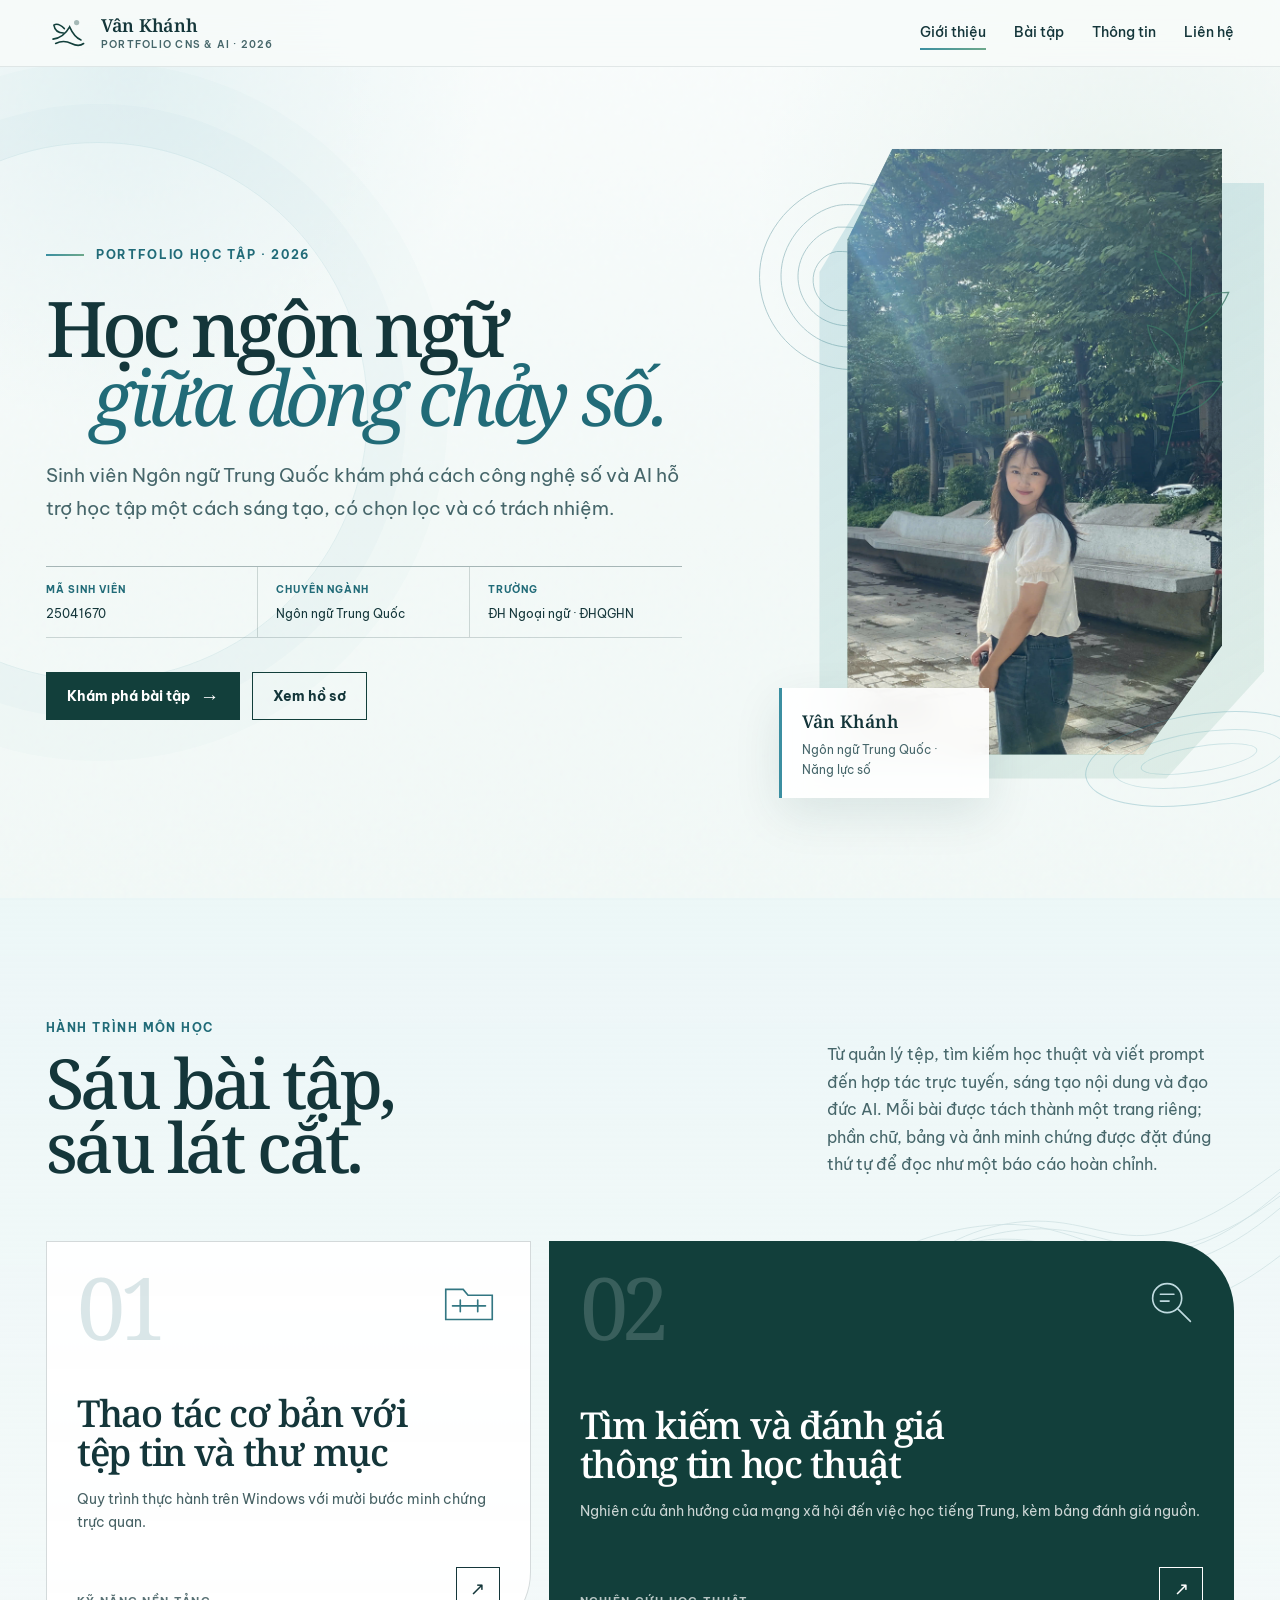
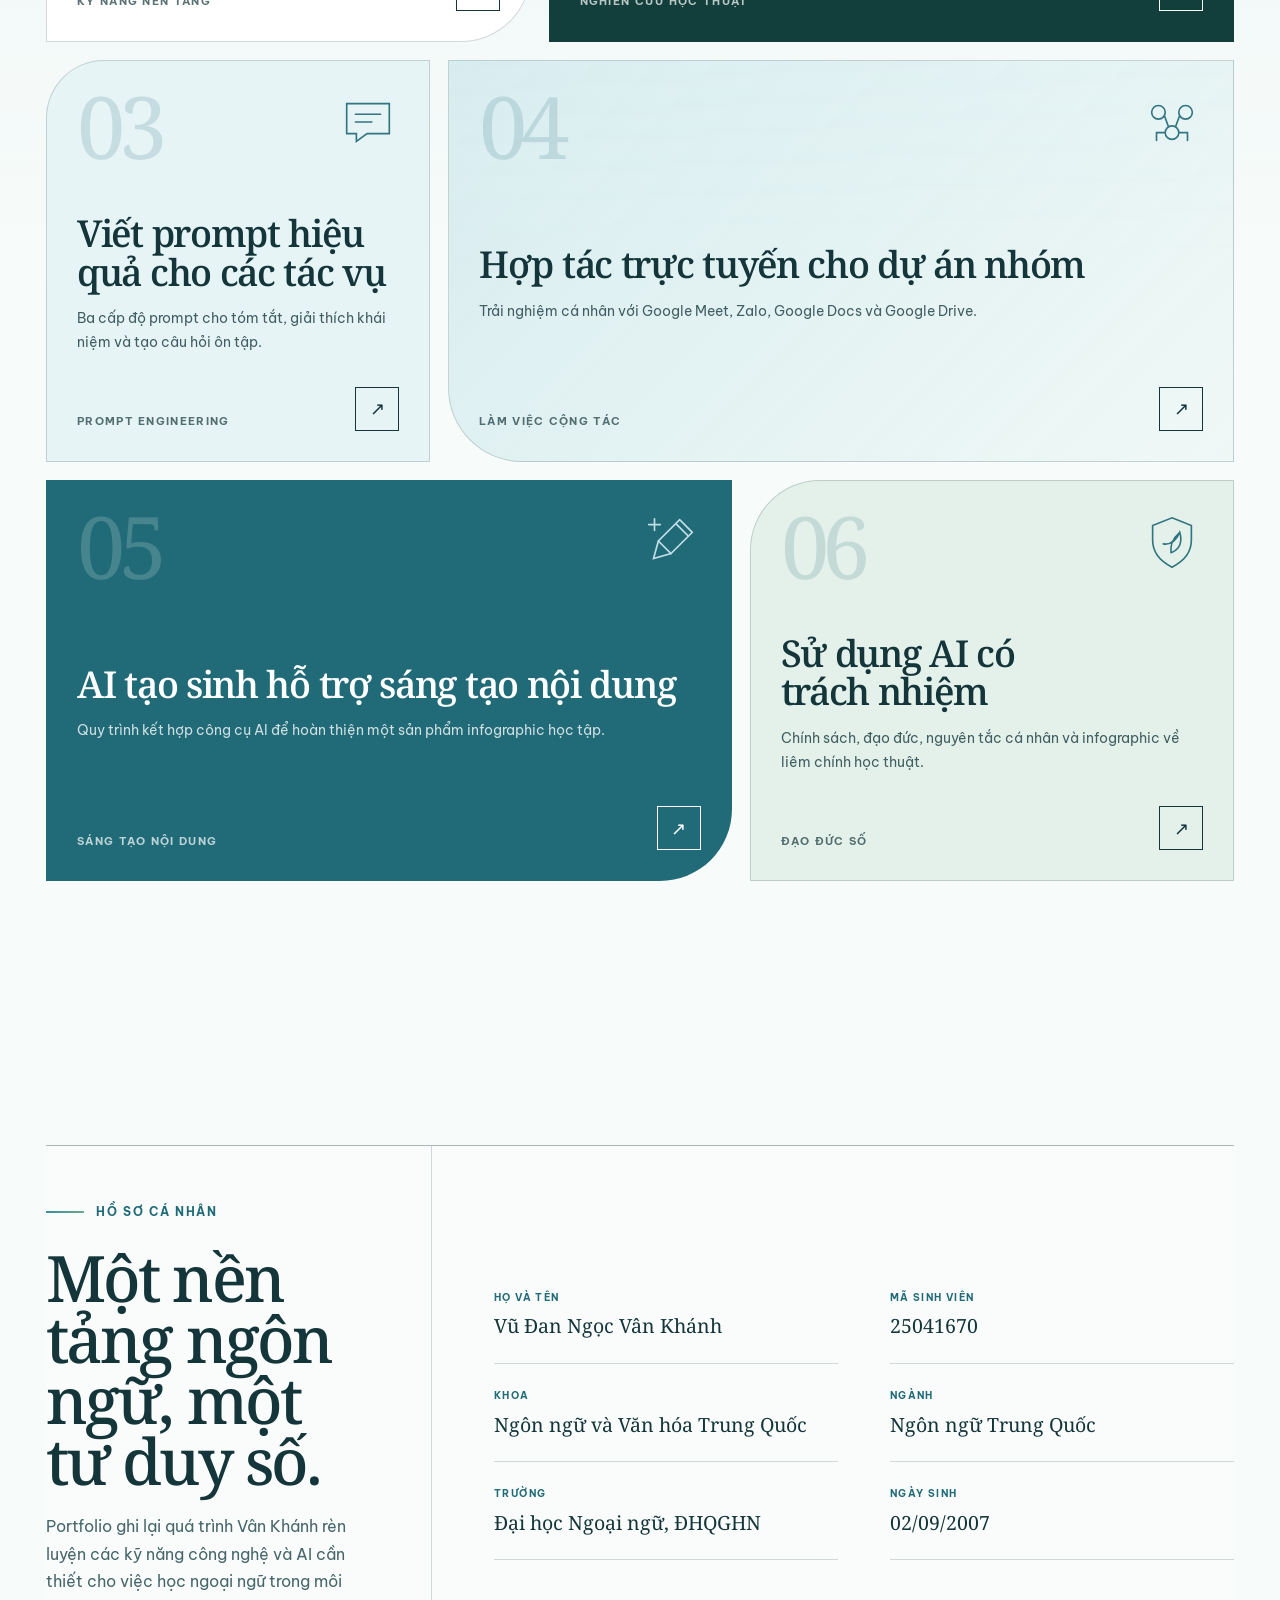
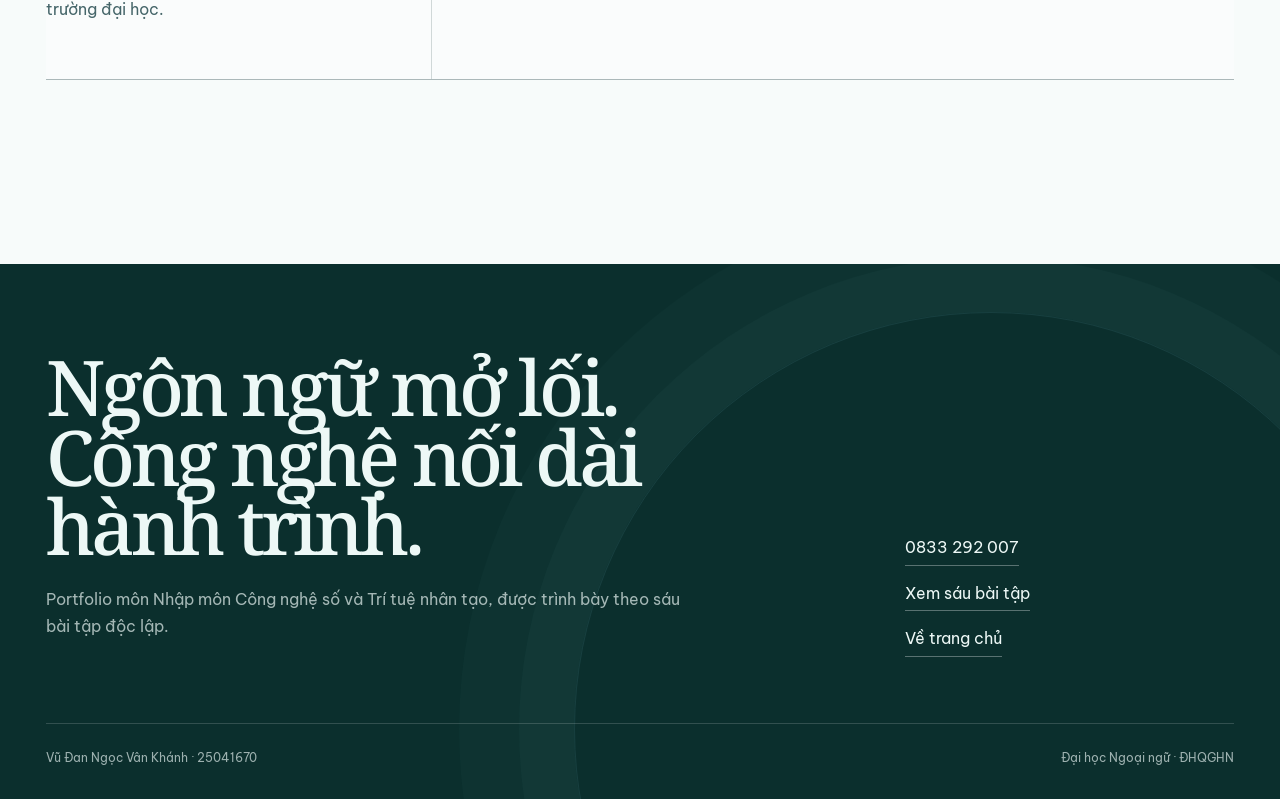
<file: index.html>
<!DOCTYPE html>
<html lang="vi"><head><meta charset="utf-8"/><meta content="width=device-width,initial-scale=1" name="viewport"/><meta content="Portfolio học tập của Vũ Đan Ngọc Vân Khánh" name="description"/><title>Vân Khánh · Portfolio CNS &amp; AI</title><link href="favicon.svg" rel="icon" type="image/svg+xml"/><link href="assets/css/styles.css" rel="stylesheet"/></head><body><div class="site-shell"><header class="site-header"><div class="nav-wrap"><a aria-label="Về trang chủ Vân Khánh" class="brand" href="index.html"><span aria-hidden="true" class="brand-mark"><svg fill="none" viewbox="0 0 48 48"><path d="M8 31c8-1 14-5 19-14 4 9 8 13 13 15" stroke="currentColor" stroke-linecap="round" stroke-width="1.8"></path><path d="M11 36c6-3 12-3 18 0s10 3 14 0" stroke="currentColor" stroke-linecap="round" stroke-width="1.8"></path><path d="M21 19c-5-5-9-6-12-4 1 6 5 9 11 9" stroke="currentColor" stroke-linecap="round" stroke-width="1.8"></path><circle cx="35" cy="12" fill="currentColor" opacity=".35" r="3"></circle></svg></span><span class="brand-copy"><strong>Vân Khánh</strong><small>Portfolio CNS &amp; AI · 2026</small></span></a><button aria-expanded="false" aria-label="Mở menu" class="menu-btn" type="button"><span>Menu</span><i aria-hidden="true" class="menu-lines"></i></button><nav aria-label="Điều hướng chính" class="nav-links"><a aria-current="page" href="index.html">Giới thiệu</a><a href="index.html#bai-tap">Bài tập</a><a href="index.html#thong-tin">Thông tin</a><a href="index.html#lien-he">Liên hệ</a></nav></div></header><div aria-hidden="true" class="paper-noise"></div><a class="skip-link" href="#main">Bỏ qua điều hướng</a><main id="main"><section class="hero container"><div class="hero-copy reveal"><div class="eyebrow">Portfolio học tập · 2026</div><h1>Học ngôn ngữ<em>giữa dòng chảy số.</em></h1><p class="hero-lede">Sinh viên Ngôn ngữ Trung Quốc khám phá cách công nghệ số và AI hỗ trợ học tập một cách sáng tạo, có chọn lọc và có trách nhiệm.</p><div class="hero-meta"><span><b>Mã sinh viên</b>25041670</span><span><b>Chuyên ngành</b>Ngôn ngữ Trung Quốc</span><span><b>Trường</b>ĐH Ngoại ngữ · ĐHQGHN</span></div><div class="hero-actions"><a class="btn primary" href="#bai-tap">Khám phá bài tập <span aria-hidden="true" class="btn-arrow">→</span></a><a class="btn" href="#thong-tin">Xem hồ sơ</a></div></div><div class="hero-visual reveal"><svg aria-hidden="true" class="contour-lines" fill="none" viewbox="0 0 240 240"><path d="M118 15c43 1 82 25 98 60 17 37 7 82-22 110-29 28-77 38-116 20-37-17-61-57-58-97 3-43 38-82 78-91 7-2 14-2 20-2Z" stroke="currentColor"></path><path d="M116 38c33 0 63 17 76 43 15 29 7 65-16 87-23 22-60 29-90 15-29-14-46-45-43-76 3-32 29-61 59-68 5-1 10-1 14-1Z" stroke="currentColor"></path><path d="M112 62c23 0 44 12 53 31 10 20 5 44-11 59-16 15-42 20-63 10-20-9-32-31-30-52 2-23 20-43 42-48 3 0 6 0 9 0Z" stroke="currentColor"></path><path d="M108 88c14 0 27 7 33 18 6 12 3 27-7 36-10 9-26 12-38 6-13-6-20-19-19-32 1-14 12-26 25-28h6Z" stroke="currentColor"></path></svg><div class="portrait-frame"><img alt="Ảnh chân dung Vũ Đan Ngọc Vân Khánh giữa không gian cây xanh" src="assets/img/van-khanh.jpg"/></div><svg aria-hidden="true" class="leaf-sprig" fill="none" viewbox="0 0 160 260"><path d="M78 248C86 180 88 113 78 21" stroke="currentColor" stroke-width="1.4"></path><path d="M80 205c23-6 39-20 49-43-27-1-44 12-49 43ZM84 157c-22-8-36-23-43-46 26 2 41 17 43 46ZM82 113c21-8 35-24 42-48-26 3-40 19-42 48ZM78 75C58 67 45 52 39 30c24 3 37 18 39 45Z" stroke="currentColor" stroke-width="1.4"></path></svg><div class="photo-note"><strong>Vân Khánh</strong><span>Ngôn ngữ Trung Quốc · Năng lực số</span></div><div aria-hidden="true" class="ripple"></div></div></section>
<section class="section projects-section" id="bai-tap"><div class="container"><svg aria-hidden="true" class="terrain-lines" fill="none" viewbox="0 0 800 460"><path d="M15 375c90-91 186-139 289-143 97-4 142 57 231 34 96-25 144-97 250-174" stroke="currentColor"></path><path d="M1 411c104-104 205-158 303-160 100-2 143 56 239 30 96-26 153-105 256-180" stroke="currentColor"></path><path d="M63 448c96-96 186-143 270-142 89 1 130 52 219 28 89-24 143-91 235-156" stroke="currentColor"></path><path d="M109 351c73-70 150-108 232-113 82-5 126 37 200 20 84-19 143-80 235-144" stroke="currentColor"></path><path d="M158 312c58-52 117-80 178-84 72-5 115 29 177 15 77-18 132-70 214-126" stroke="currentColor"></path></svg><div class="section-head reveal"><h2><span class="section-kicker">Hành trình môn học</span>Sáu bài tập,<br/>sáu lát cắt.</h2><p>Từ quản lý tệp, tìm kiếm học thuật và viết prompt đến hợp tác trực tuyến, sáng tạo nội dung và đạo đức AI. Mỗi bài được tách thành một trang riêng; phần chữ, bảng và ảnh minh chứng được đặt đúng thứ tự để đọc như một báo cáo hoàn chỉnh.</p></div><div class="projects-grid"><a class="project-card reveal" href="bai-1.html"><div class="project-top"><span class="project-no">01</span><svg aria-hidden="true" class="project-icon" fill="none" viewbox="0 0 64 64"><path d="M8 18h18l5 6h25v25H8V18Z" stroke="currentColor" stroke-width="1.7"></path><path d="M15 35h34M23 29v12M41 29v12" stroke="currentColor" stroke-linecap="round" stroke-width="1.7"></path></svg></div><div><h3>Thao tác cơ bản với tệp tin và thư mục</h3><p>Quy trình thực hành trên Windows với mười bước minh chứng trực quan.</p></div><div class="project-bottom"><span class="project-label">Kỹ năng nền tảng</span><span aria-hidden="true" class="project-arrow"><span>↗</span></span></div></a><a class="project-card reveal" href="bai-2.html"><div class="project-top"><span class="project-no">02</span><svg aria-hidden="true" class="project-icon" fill="none" viewbox="0 0 64 64"><circle cx="27" cy="27" r="15" stroke="currentColor" stroke-width="1.7"></circle><path d="m38 38 13 13M20 23h14M20 30h9" stroke="currentColor" stroke-linecap="round" stroke-width="1.7"></path></svg></div><div><h3>Tìm kiếm và đánh giá thông tin học thuật</h3><p>Nghiên cứu ảnh hưởng của mạng xã hội đến việc học tiếng Trung, kèm bảng đánh giá nguồn.</p></div><div class="project-bottom"><span class="project-label">Nghiên cứu học thuật</span><span aria-hidden="true" class="project-arrow"><span>↗</span></span></div></a><a class="project-card reveal" href="bai-3.html"><div class="project-top"><span class="project-no">03</span><svg aria-hidden="true" class="project-icon" fill="none" viewbox="0 0 64 64"><path d="M10 13h44v31H31L20 52v-8H10V13Z" stroke="currentColor" stroke-width="1.7"></path><path d="M19 24h26M19 32h17" stroke="currentColor" stroke-linecap="round" stroke-width="1.7"></path></svg></div><div><h3>Viết prompt hiệu quả cho các tác vụ</h3><p>Ba cấp độ prompt cho tóm tắt, giải thích khái niệm và tạo câu hỏi ôn tập.</p></div><div class="project-bottom"><span class="project-label">Prompt engineering</span><span aria-hidden="true" class="project-arrow"><span>↗</span></span></div></a><a class="project-card reveal" href="bai-4.html"><div class="project-top"><span class="project-no">04</span><svg aria-hidden="true" class="project-icon" fill="none" viewbox="0 0 64 64"><circle cx="18" cy="22" r="7" stroke="currentColor" stroke-width="1.7"></circle><circle cx="46" cy="22" r="7" stroke="currentColor" stroke-width="1.7"></circle><circle cx="32" cy="43" r="7" stroke="currentColor" stroke-width="1.7"></circle><path d="m24 25 4 11M40 25l-4 11M25 43h-9v8M39 43h9v8" stroke="currentColor" stroke-linecap="round" stroke-width="1.7"></path></svg></div><div><h3>Hợp tác trực tuyến cho dự án nhóm</h3><p>Trải nghiệm cá nhân với Google Meet, Zalo, Google Docs và Google Drive.</p></div><div class="project-bottom"><span class="project-label">Làm việc cộng tác</span><span aria-hidden="true" class="project-arrow"><span>↗</span></span></div></a><a class="project-card reveal" href="bai-5.html"><div class="project-top"><span class="project-no">05</span><svg aria-hidden="true" class="project-icon" fill="none" viewbox="0 0 64 64"><path d="m15 49 5-18 22-22 13 13-22 22-18 5Z" stroke="currentColor" stroke-width="1.7"></path><path d="m38 13 13 13M20 31l13 13M10 14h12M16 8v12" stroke="currentColor" stroke-linecap="round" stroke-width="1.7"></path></svg></div><div><h3>AI tạo sinh hỗ trợ sáng tạo nội dung</h3><p>Quy trình kết hợp công cụ AI để hoàn thiện một sản phẩm infographic học tập.</p></div><div class="project-bottom"><span class="project-label">Sáng tạo nội dung</span><span aria-hidden="true" class="project-arrow"><span>↗</span></span></div></a><a class="project-card reveal" href="bai-6.html"><div class="project-top"><span class="project-no">06</span><svg aria-hidden="true" class="project-icon" fill="none" viewbox="0 0 64 64"><path d="M32 7 52 15v15c0 13-8 22-20 28C20 52 12 43 12 30V15l20-8Z" stroke="currentColor" stroke-width="1.7"></path><path d="M23 34c7 1 13-3 17-12 3 10 0 18-9 21M31 43c-1-8 1-14 9-21" stroke="currentColor" stroke-linecap="round" stroke-width="1.7"></path></svg></div><div><h3>Sử dụng AI có trách nhiệm</h3><p>Chính sách, đạo đức, nguyên tắc cá nhân và infographic về liêm chính học thuật.</p></div><div class="project-bottom"><span class="project-label">Đạo đức số</span><span aria-hidden="true" class="project-arrow"><span>↗</span></span></div></a></div></div></section>
<section class="section profile-section container" id="thong-tin"><div class="profile-wrap reveal"><div class="profile-intro"><div class="eyebrow">Hồ sơ cá nhân</div><h2>Một nền tảng ngôn ngữ, một tư duy số.</h2><p>Portfolio ghi lại quá trình Vân Khánh rèn luyện các kỹ năng công nghệ và AI cần thiết cho việc học ngoại ngữ trong môi trường đại học.</p></div><div class="profile-main"><dl><div><dt>Họ và tên</dt><dd>Vũ Đan Ngọc Vân Khánh</dd></div><div><dt>Mã sinh viên</dt><dd>25041670</dd></div><div><dt>Khoa</dt><dd>Ngôn ngữ và Văn hóa Trung Quốc</dd></div><div><dt>Ngành</dt><dd>Ngôn ngữ Trung Quốc</dd></div><div><dt>Trường</dt><dd>Đại học Ngoại ngữ, ĐHQGHN</dd></div><div><dt>Ngày sinh</dt><dd>02/09/2007</dd></div></dl></div></div></section></main><footer class="site-footer" id="lien-he"><div class="container"><div class="footer-grid"><div><h2>Ngôn ngữ mở lối.<br/>Công nghệ nối dài hành trình.</h2><p>Portfolio môn Nhập môn Công nghệ số và Trí tuệ nhân tạo, được trình bày theo sáu bài tập độc lập.</p></div><div class="footer-links"><a href="tel:0833292007">0833 292 007</a><a href="index.html#bai-tap">Xem sáu bài tập</a><a href="index.html">Về trang chủ</a></div></div><div class="footer-bottom"><span>Vũ Đan Ngọc Vân Khánh · 25041670</span><span>Đại học Ngoại ngữ · ĐHQGHN</span></div></div></footer></div><script src="assets/js/main.js"></script></body></html>
</file>
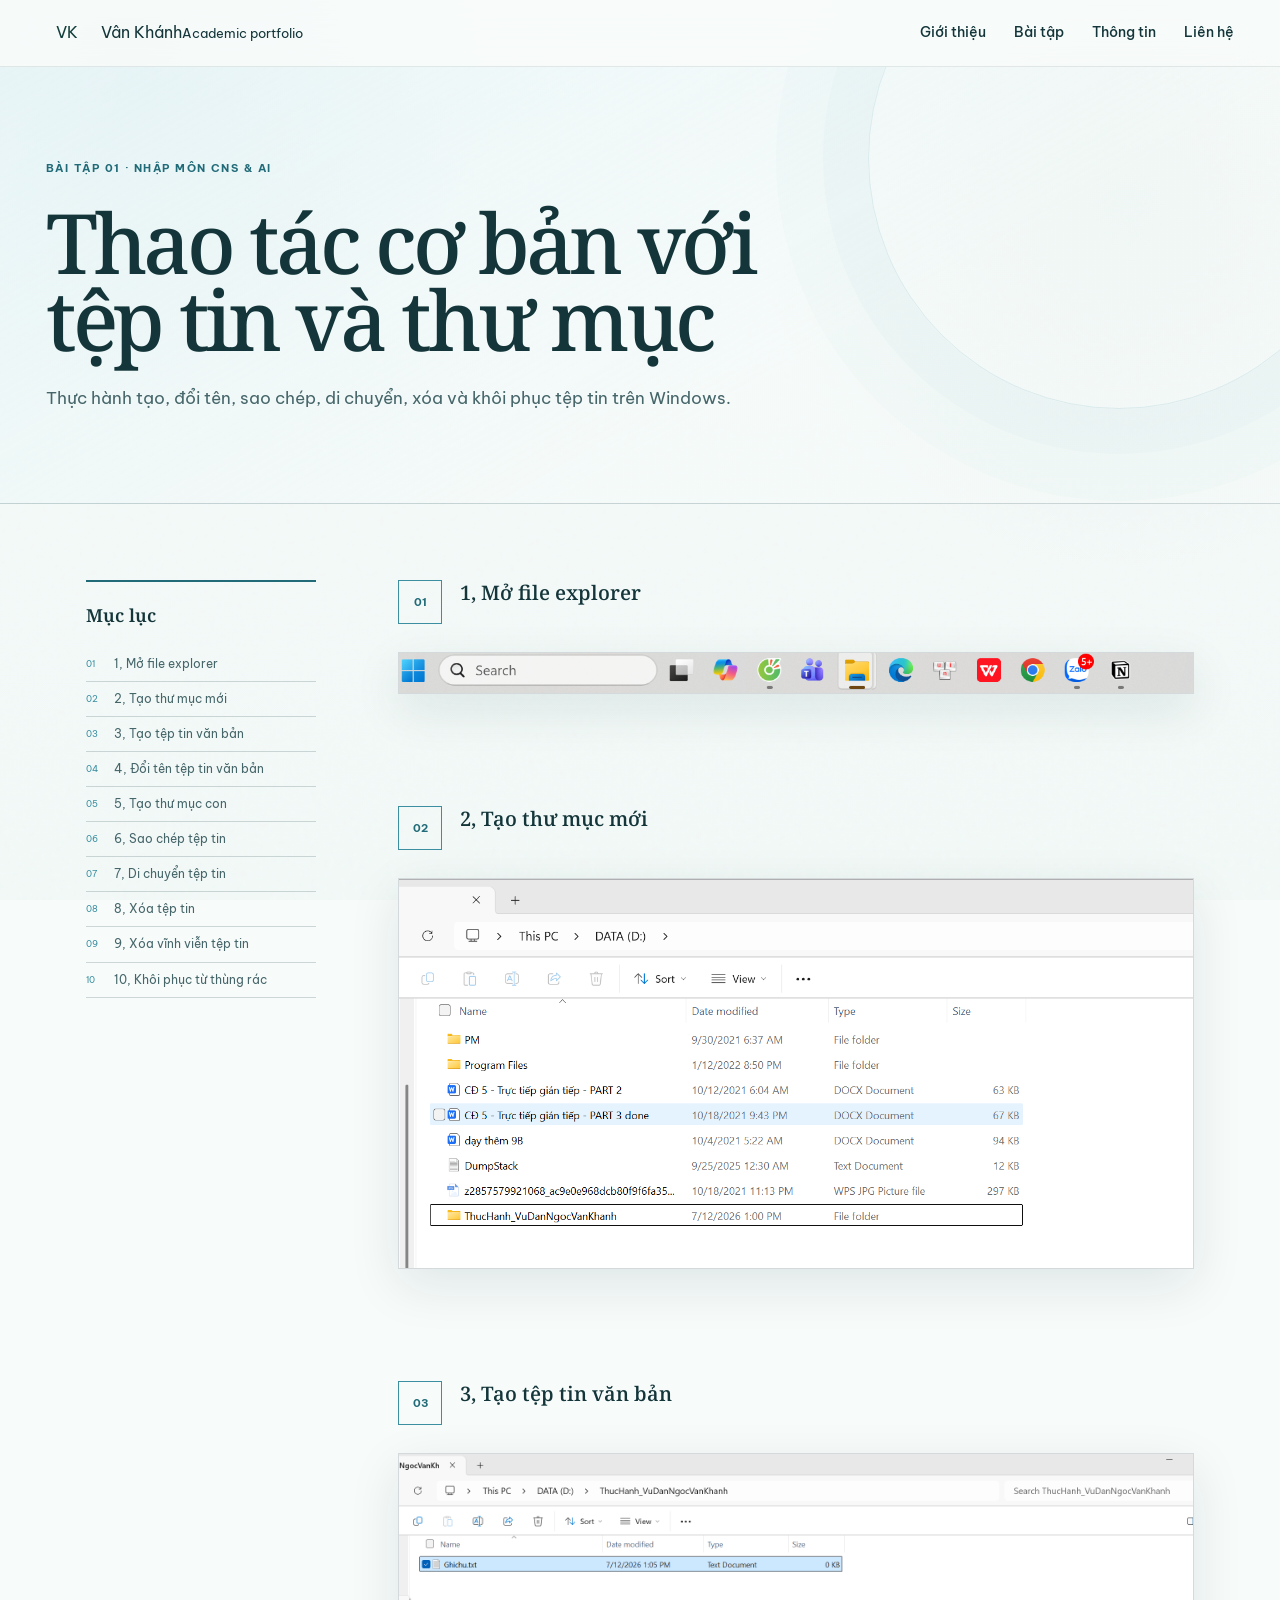
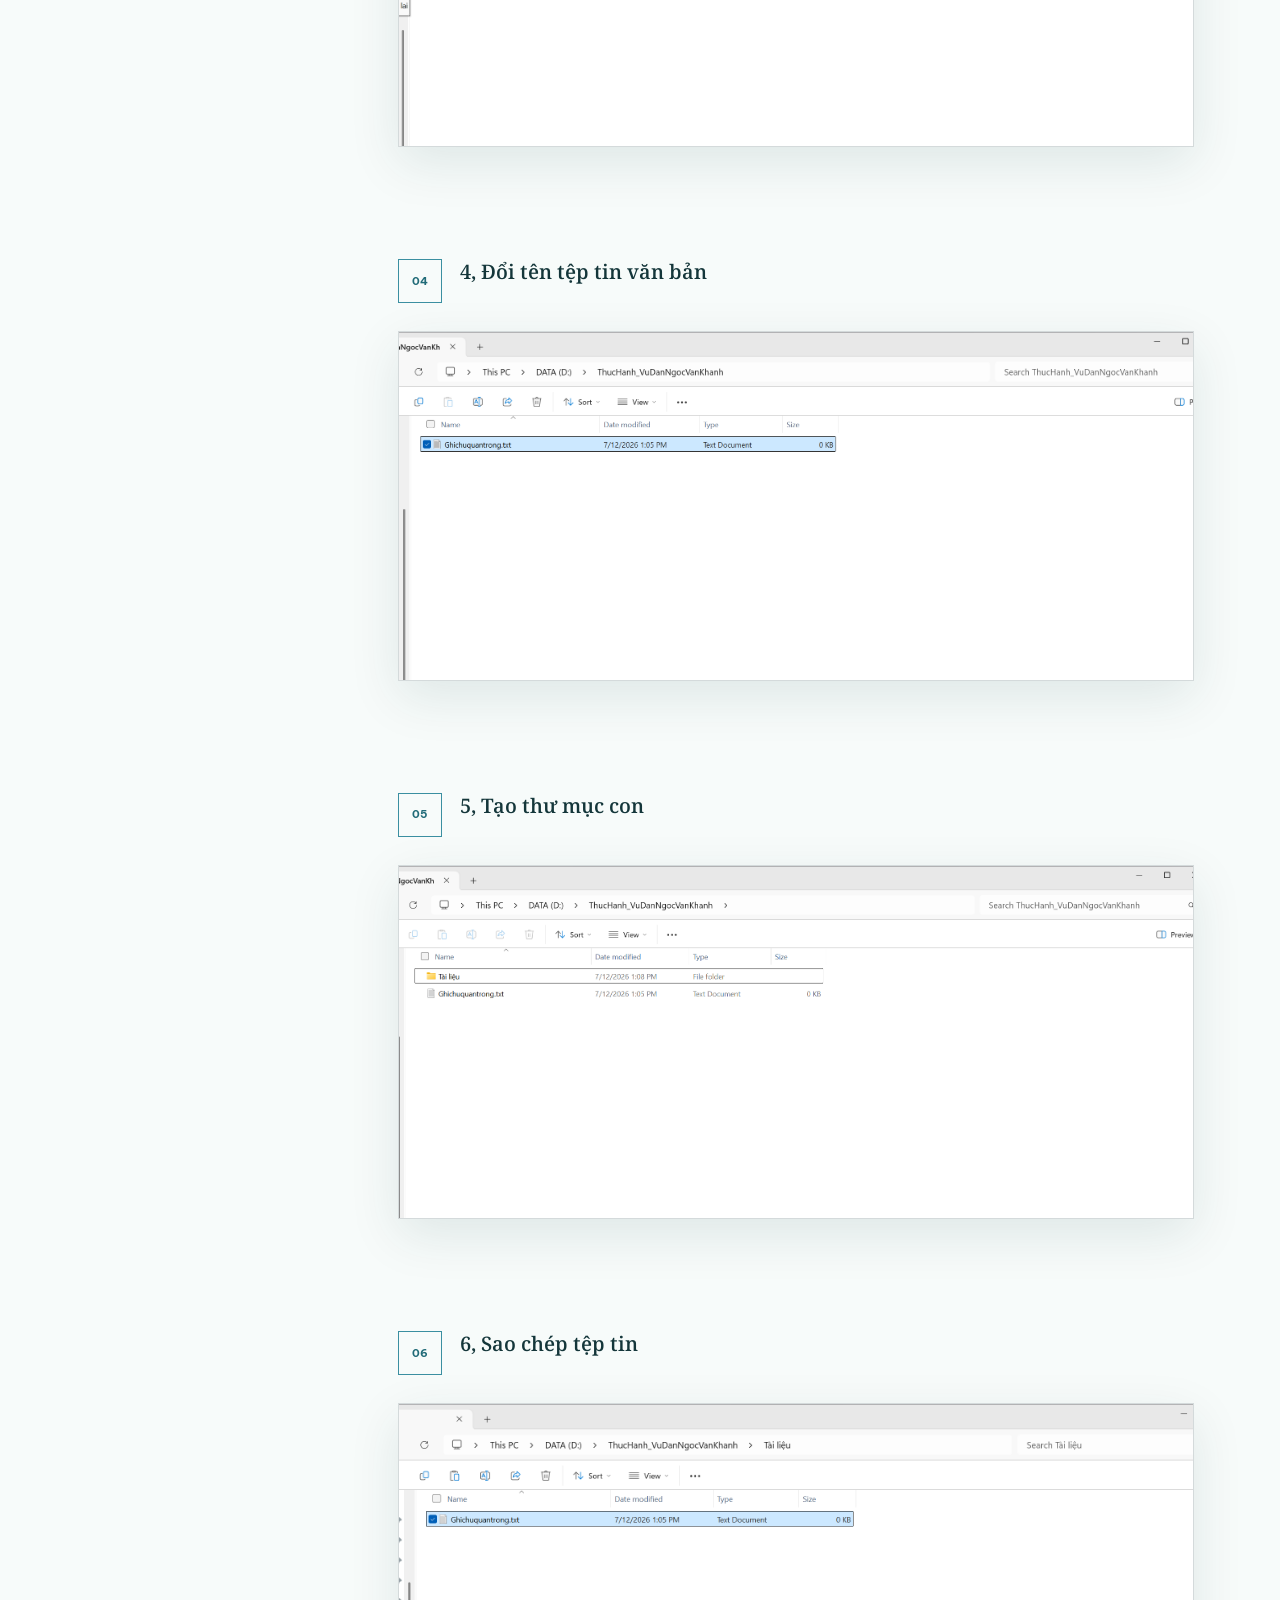
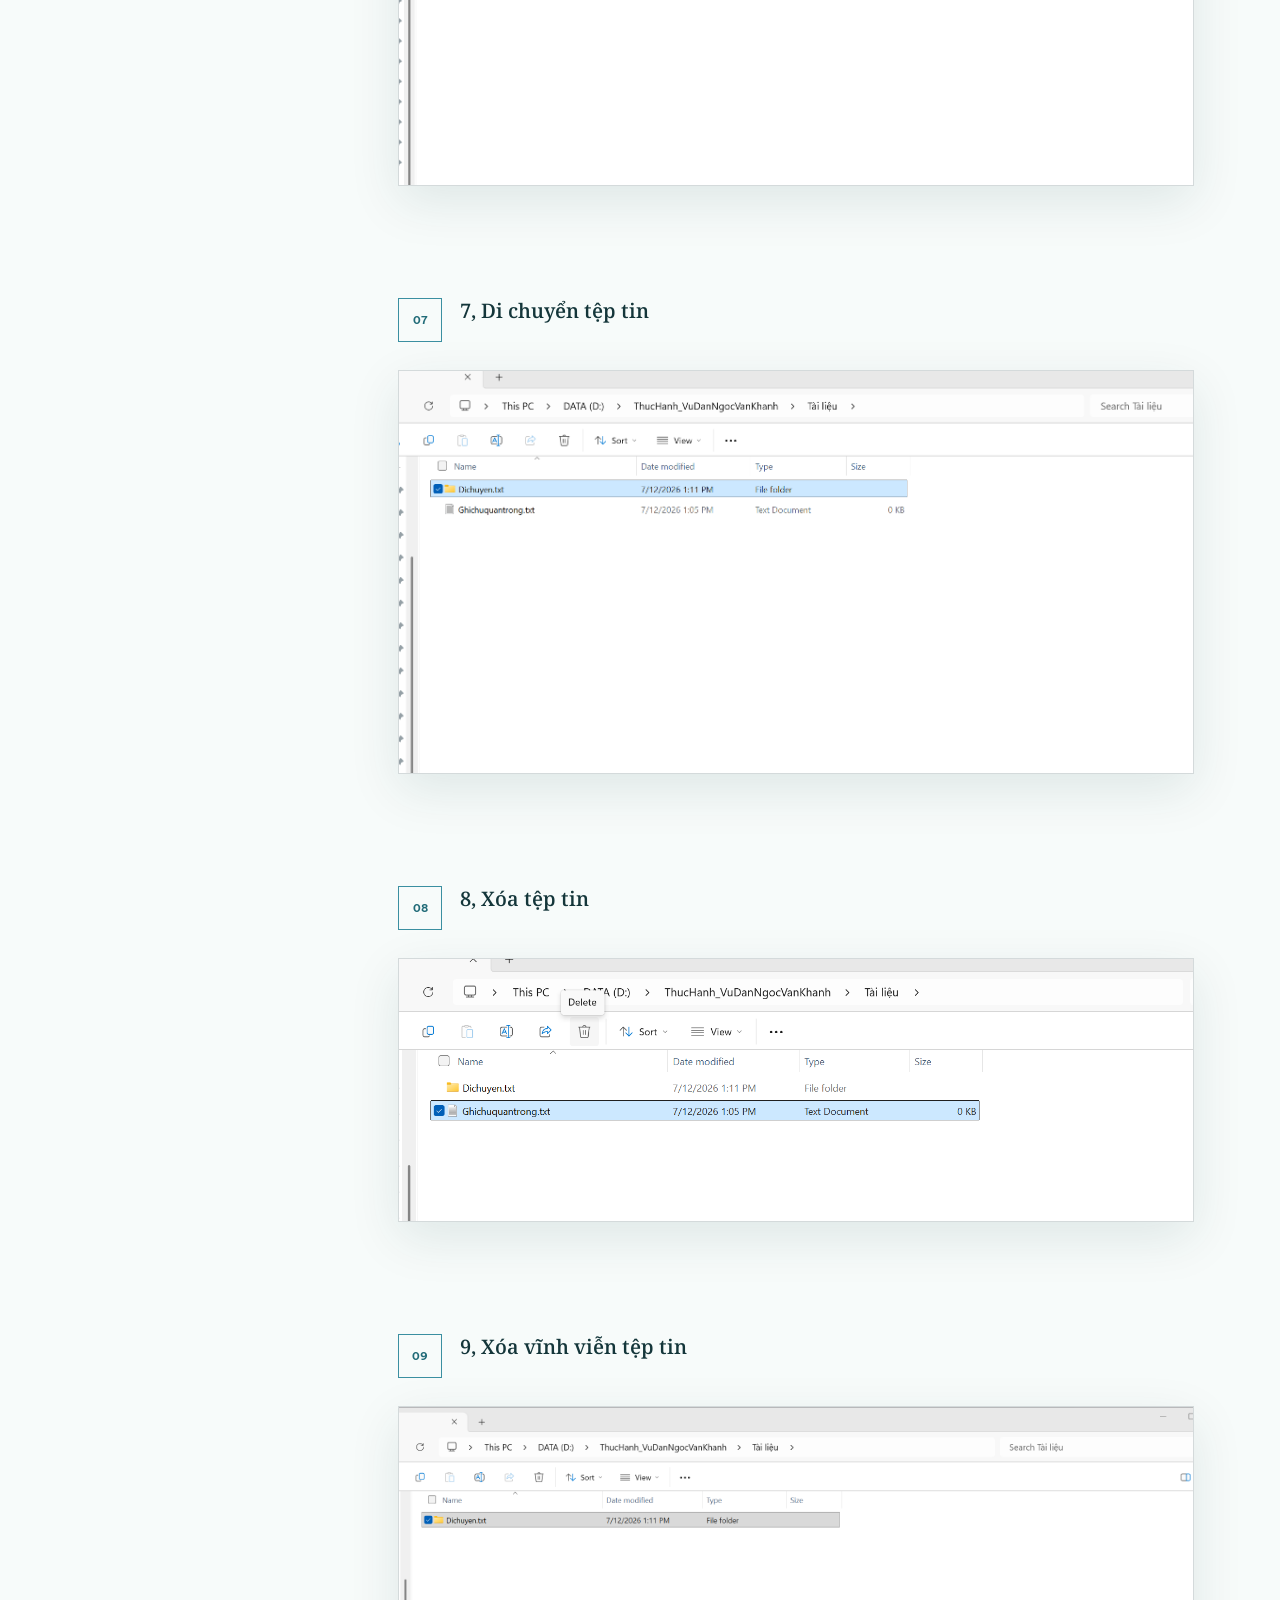
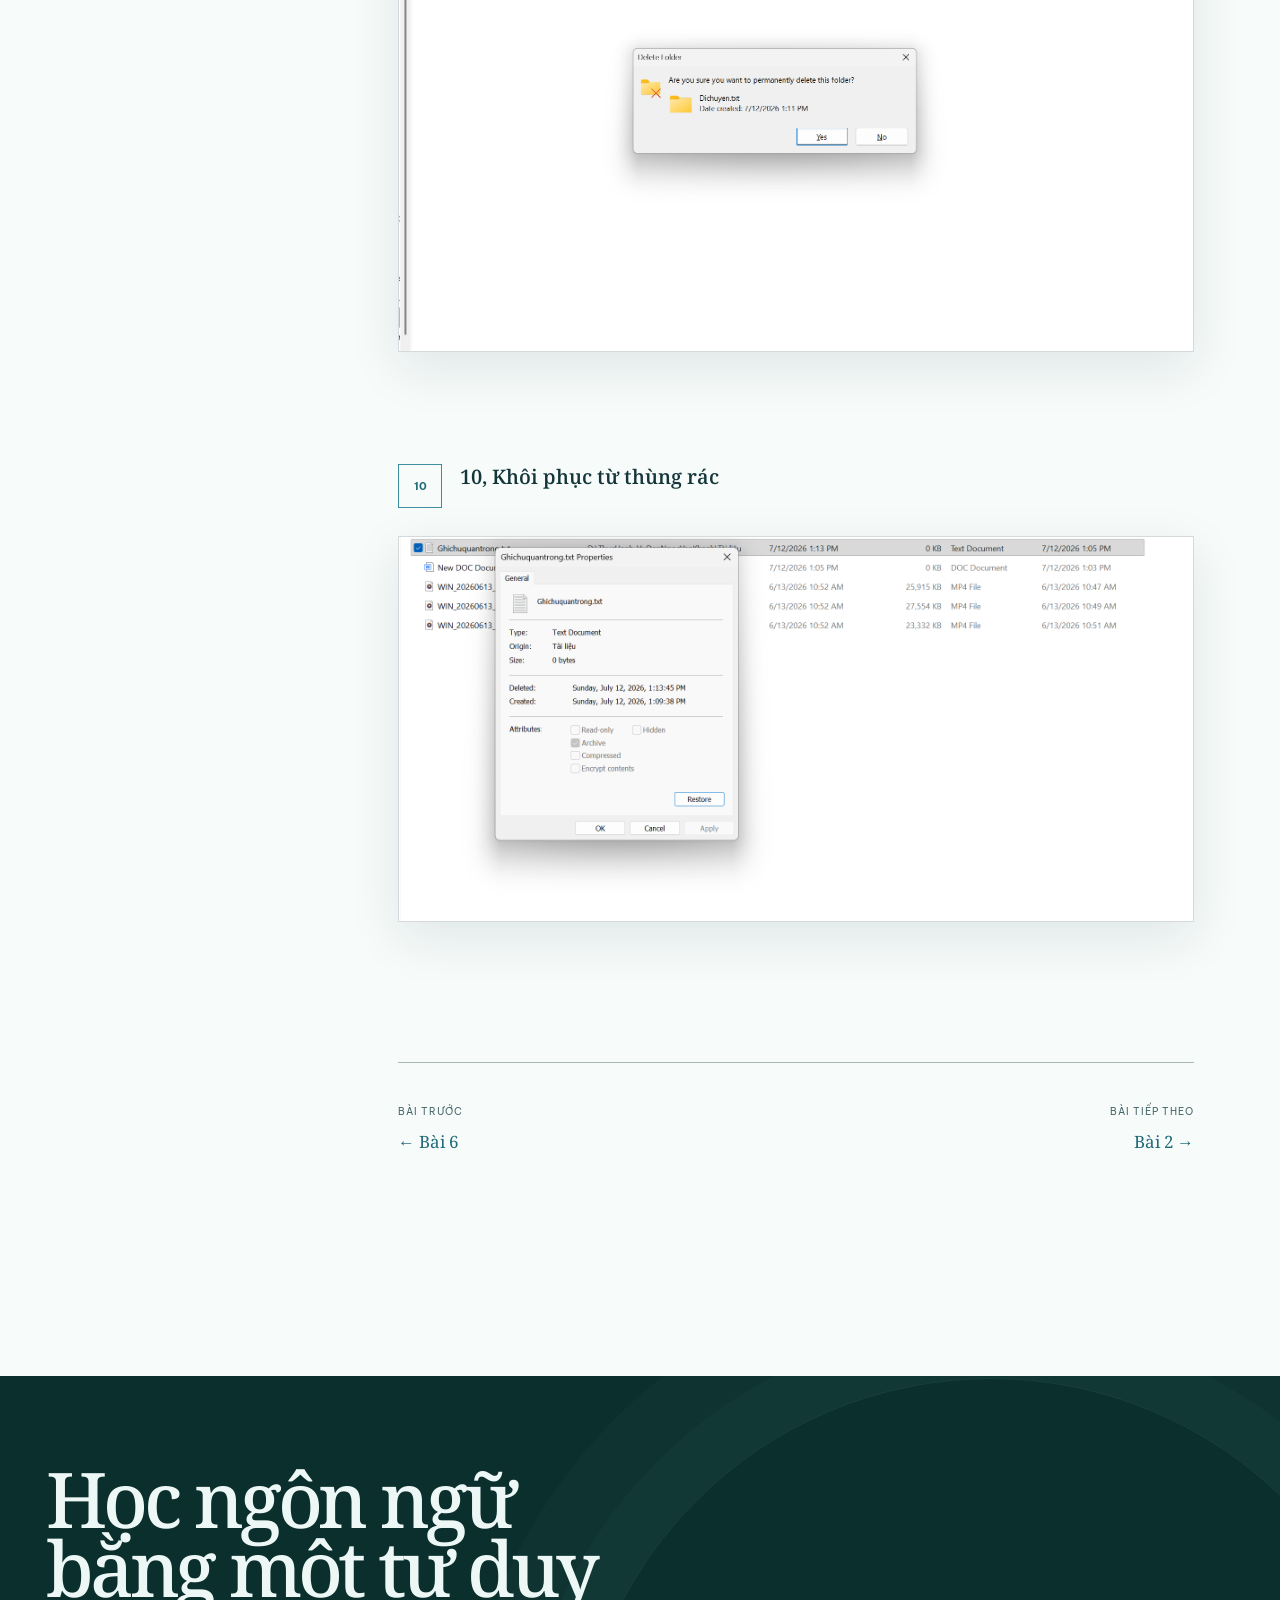
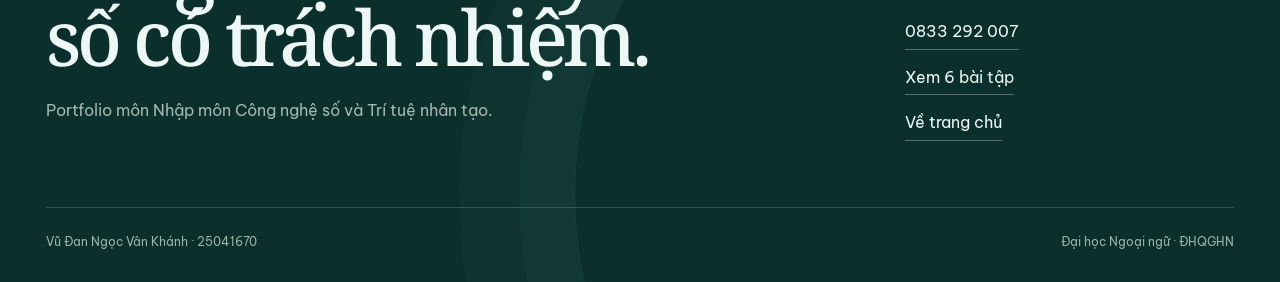
<file: bai-1.html>
<!doctype html><html lang="vi"><head><meta charset="utf-8"><meta name="viewport" content="width=device-width,initial-scale=1"><meta name="description" content="Thực hành tạo, đổi tên, sao chép, di chuyển, xóa và khôi phục tệp tin trên Windows."><title>Bài 1 · Thao tác cơ bản với tệp tin và thư mục</title><link rel="icon" href="favicon.svg" type="image/svg+xml"><link rel="stylesheet" href="assets/css/styles.css"></head><body><div class="site-shell"><a class="skip-link" href="#main">Bỏ qua điều hướng</a><div class="paper-noise" aria-hidden="true"></div><header class="site-header"><div class="nav-wrap"><a class="brand" href="index.html"><span class="brand-mark">VK</span><span>Vân Khánh<small>Academic portfolio</small></span></a><button class="menu-btn" type="button" aria-expanded="false" aria-label="Mở menu">Menu</button><nav class="nav-links" aria-label="Điều hướng chính"><a href="index.html">Giới thiệu</a><a href="index.html#bai-tap">Bài tập</a><a href="index.html#thong-tin">Thông tin</a><a href="index.html#lien-he">Liên hệ</a></nav></div></header><main id="main"><section class="article-hero"><div class="container"><div class="crumb">Bài tập 01 · Nhập môn CNS &amp; AI</div><h1>Thao tác cơ bản với tệp tin và thư mục</h1><p class="article-summary">Thực hành tạo, đổi tên, sao chép, di chuyển, xóa và khôi phục tệp tin trên Windows.</p></div></section><div class="article-layout"><aside class="toc"><strong>Mục lục</strong><ol><li><a href="#muc-1">1, Mở file explorer</a></li><li><a href="#muc-2">2, Tạo thư mục mới</a></li><li><a href="#muc-3">3, Tạo tệp tin văn bản</a></li><li><a href="#muc-4">4, Đổi tên tệp tin văn bản</a></li><li><a href="#muc-5">5, Tạo thư mục con</a></li><li><a href="#muc-6">6, Sao chép tệp tin</a></li><li><a href="#muc-7">7, Di chuyển tệp tin</a></li><li><a href="#muc-8">8, Xóa tệp tin</a></li><li><a href="#muc-9">9, Xóa vĩnh viễn tệp tin</a></li><li><a href="#muc-10">10, Khôi phục từ thùng rác</a></li></ol></aside><article class="document"><div class="evidence-flow"><section class="evidence-step"><h3 id="muc-1">1, Mở file explorer</h3><img alt="Mở File Explorer" loading="eager" src="assets/img/bai-1-270be90b.png"/></section><section class="evidence-step"><h3 id="muc-2">2, Tạo thư mục mới</h3><img alt="Tạo thư mục mới" loading="eager" src="assets/img/bai-1-111fb42b.png"/></section><section class="evidence-step"><h3 id="muc-3">3, Tạo tệp tin văn bản</h3><img alt="Tạo tệp tin văn bản" loading="eager" src="assets/img/bai-1-9bd3cee0.png"/></section><section class="evidence-step"><h3 id="muc-4">4, Đổi tên tệp tin văn bản</h3><img alt="Đổi tên tệp tin" loading="eager" src="assets/img/bai-1-4875fff0.png"/></section><section class="evidence-step"><h3 id="muc-5">5, Tạo thư mục con</h3><img alt="Tạo thư mục con" loading="eager" src="assets/img/bai-1-433682f1.png"/></section><section class="evidence-step"><h3 id="muc-6">6, Sao chép tệp tin</h3><img alt="Sao chép tệp tin" loading="eager" src="assets/img/bai-1-c9c5822f.png"/></section><section class="evidence-step"><h3 id="muc-7">7, Di chuyển tệp tin</h3><img alt="Di chuyển tệp tin" loading="eager" src="assets/img/bai-1-a99689d9.png"/></section><section class="evidence-step"><h3 id="muc-8">8, Xóa tệp tin</h3><img alt="Xóa tệp tin" loading="eager" src="assets/img/bai-1-657c05cb.png"/></section><section class="evidence-step"><h3 id="muc-9">9, Xóa vĩnh viễn tệp tin</h3><img alt="Xóa vĩnh viễn tệp tin" loading="eager" src="assets/img/bai-1-28213c9a.png"/></section><section class="evidence-step"><h3 id="muc-10">10, Khôi phục từ thùng rác</h3><img alt="Khôi phục từ Thùng rác" loading="eager" src="assets/img/bai-1-12ad186f.png"/></section></div><nav class="page-nav" aria-label="Điều hướng bài tập"><a href="bai-6.html"><small>Bài trước</small>← Bài 6</a><a href="bai-2.html" style="text-align:right"><small>Bài tiếp theo</small>Bài 2 →</a></nav></article></div></main><footer class="site-footer" id="lien-he"><div class="container"><div class="footer-grid"><div><h2>Học ngôn ngữ bằng một tư duy số có trách nhiệm.</h2><p>Portfolio môn Nhập môn Công nghệ số và Trí tuệ nhân tạo.</p></div><div class="footer-links"><a href="tel:0833292007">0833 292 007</a><a href="index.html#bai-tap">Xem 6 bài tập</a><a href="index.html">Về trang chủ</a></div></div><div class="footer-bottom"><span>Vũ Đan Ngọc Vân Khánh · 25041670</span><span>Đại học Ngoại ngữ · ĐHQGHN</span></div></div></footer></div><script src="assets/js/main.js"></script></body></html>
</file>
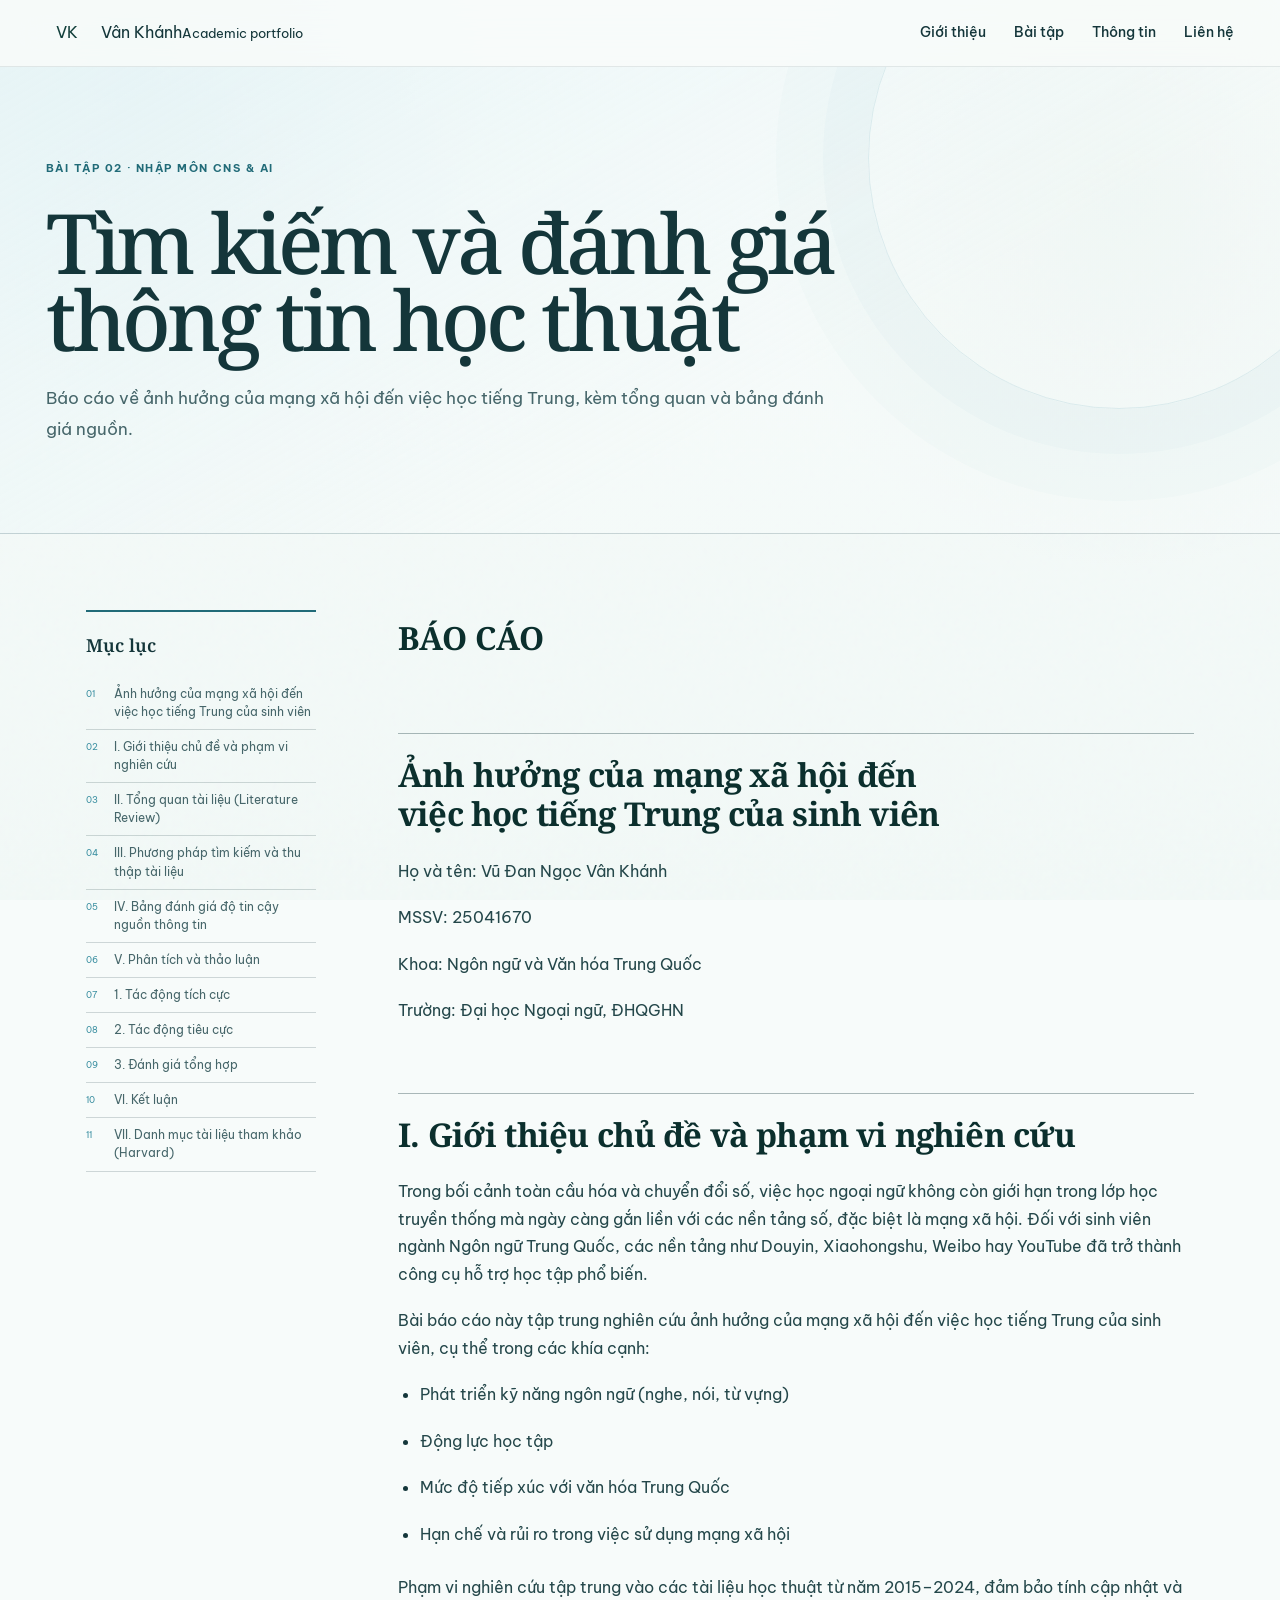
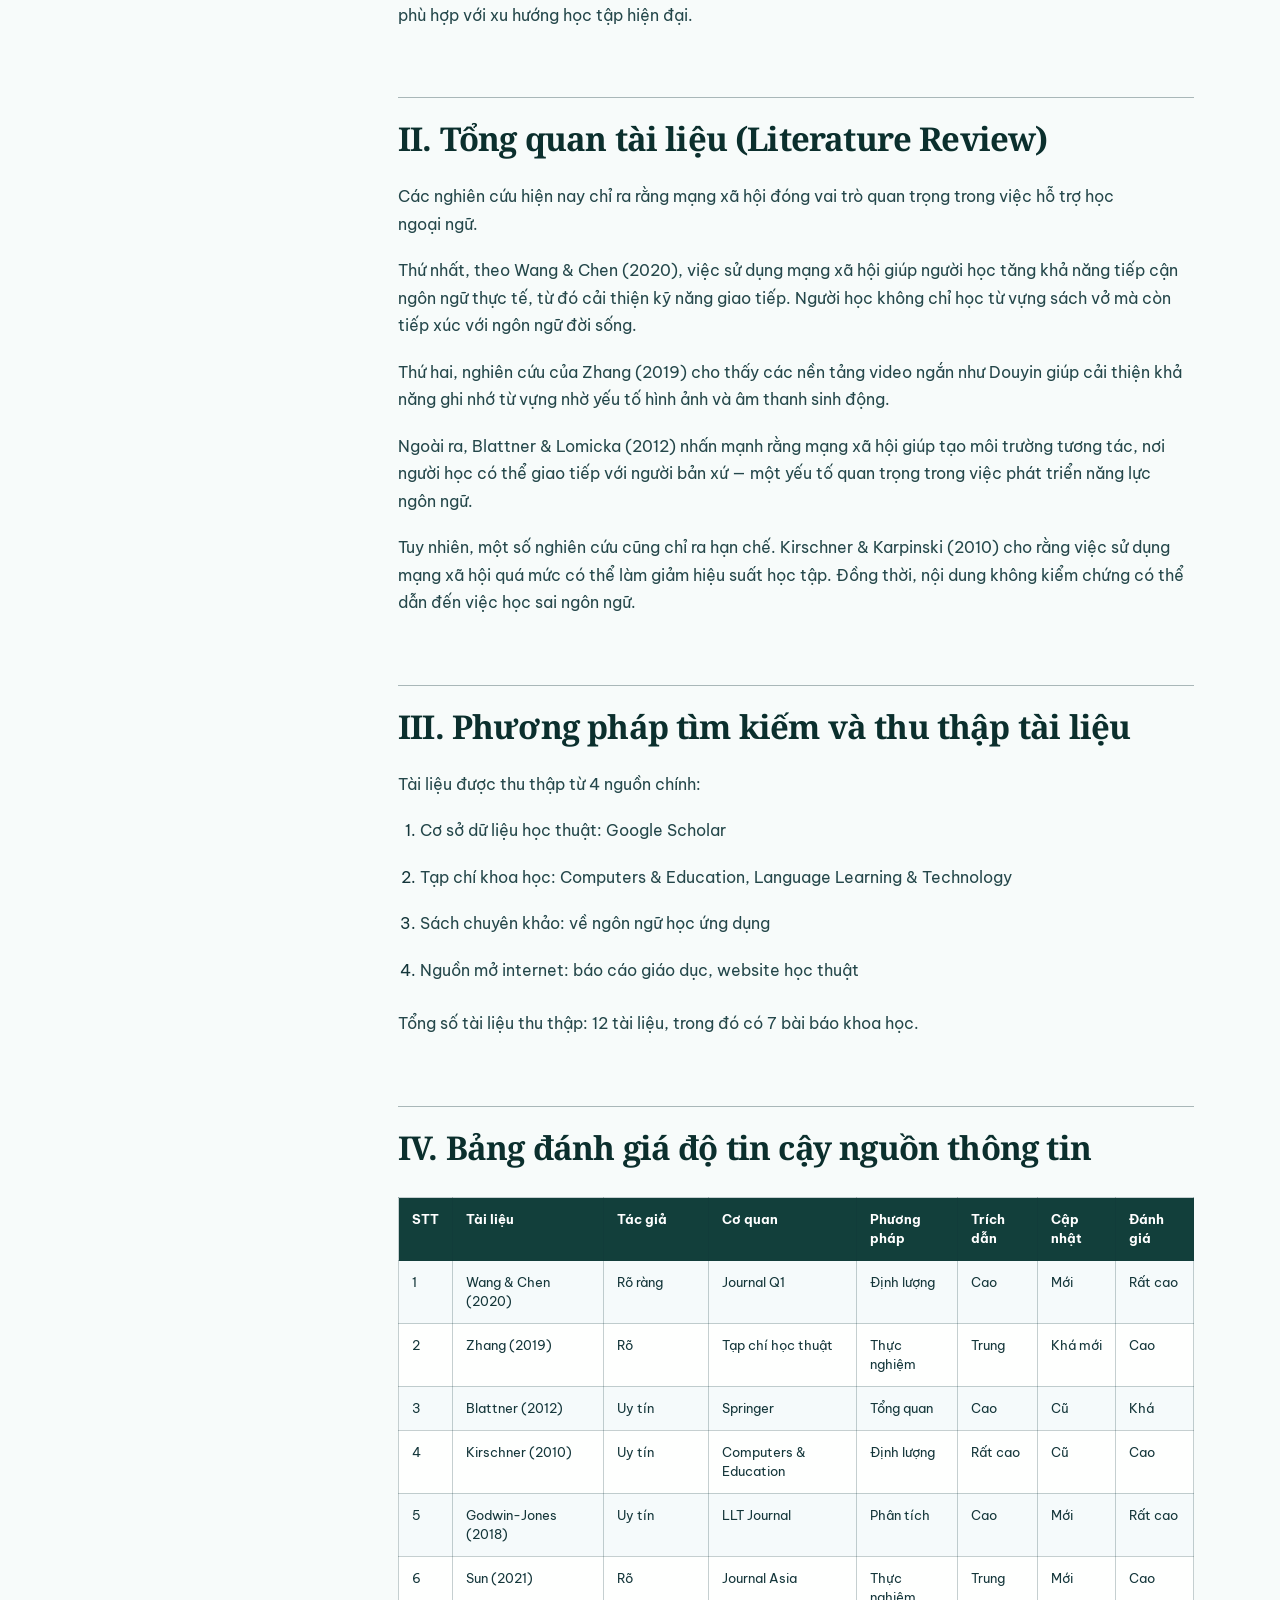
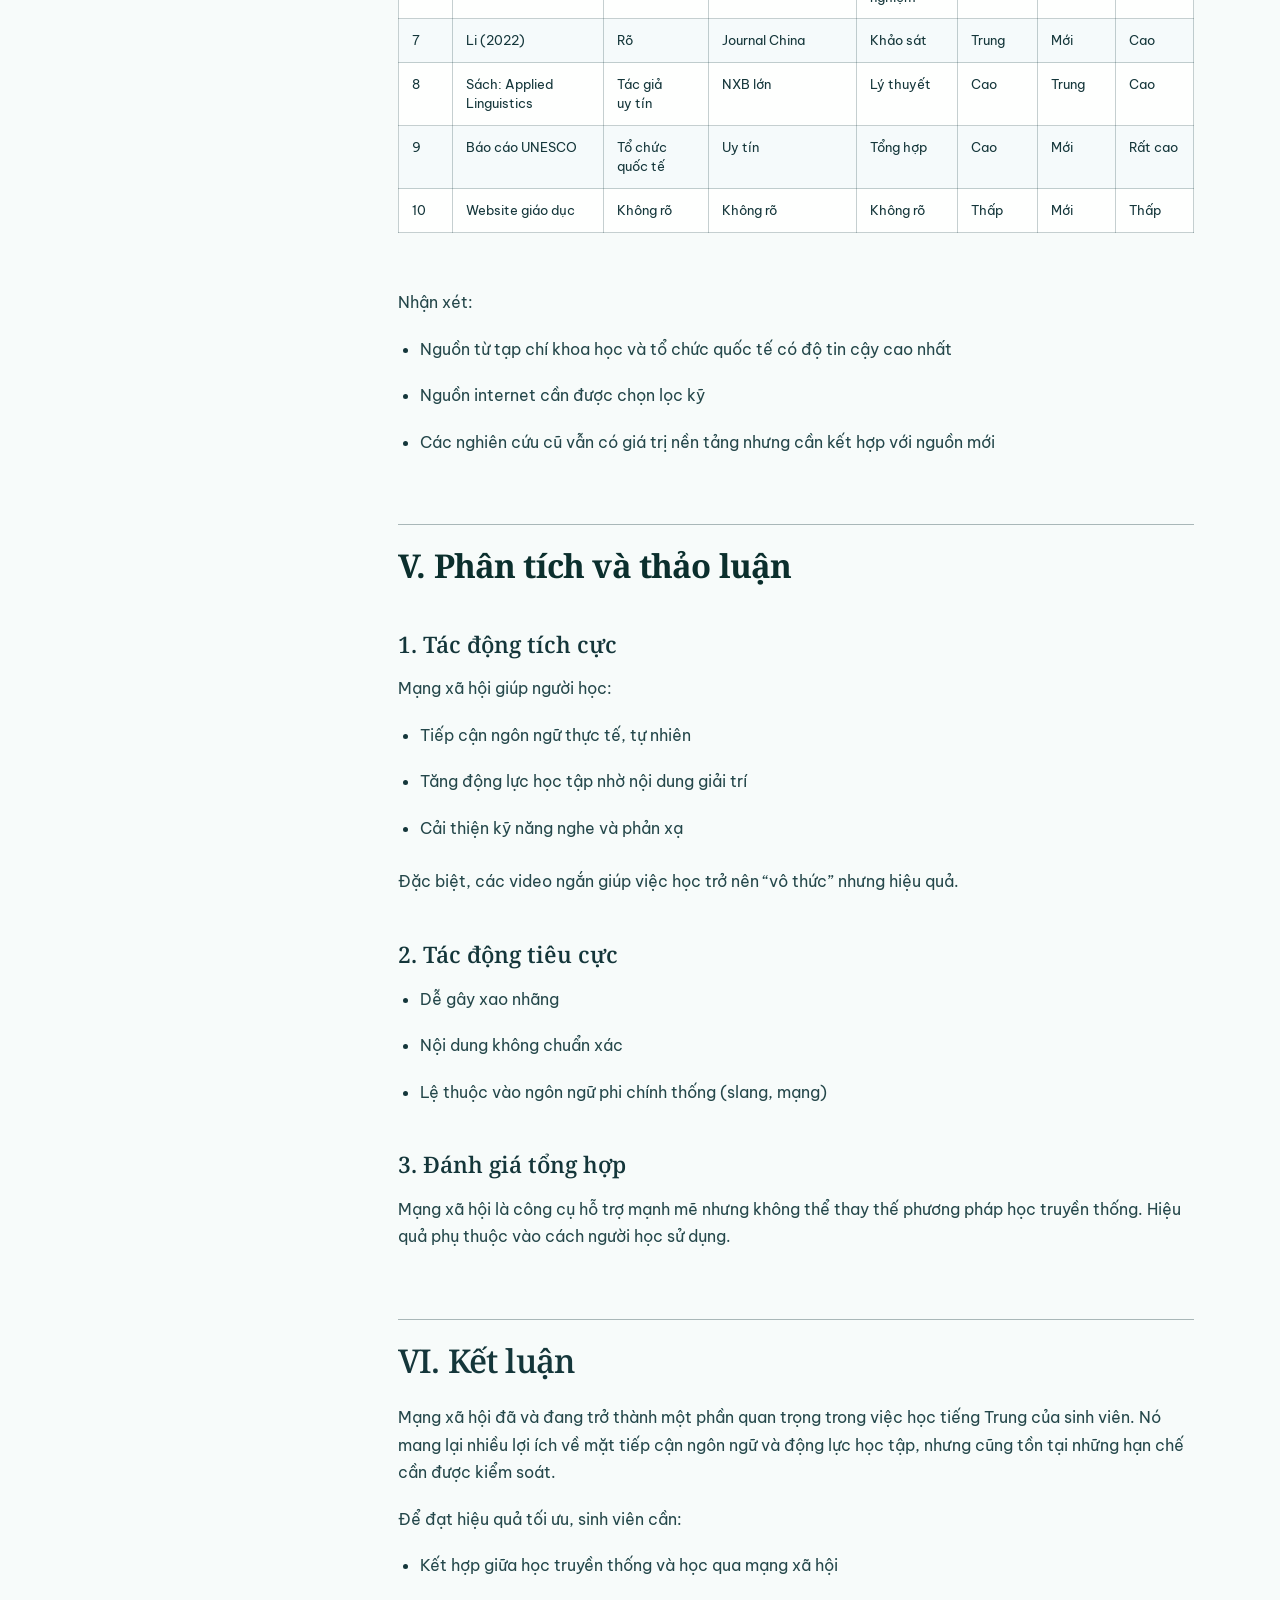
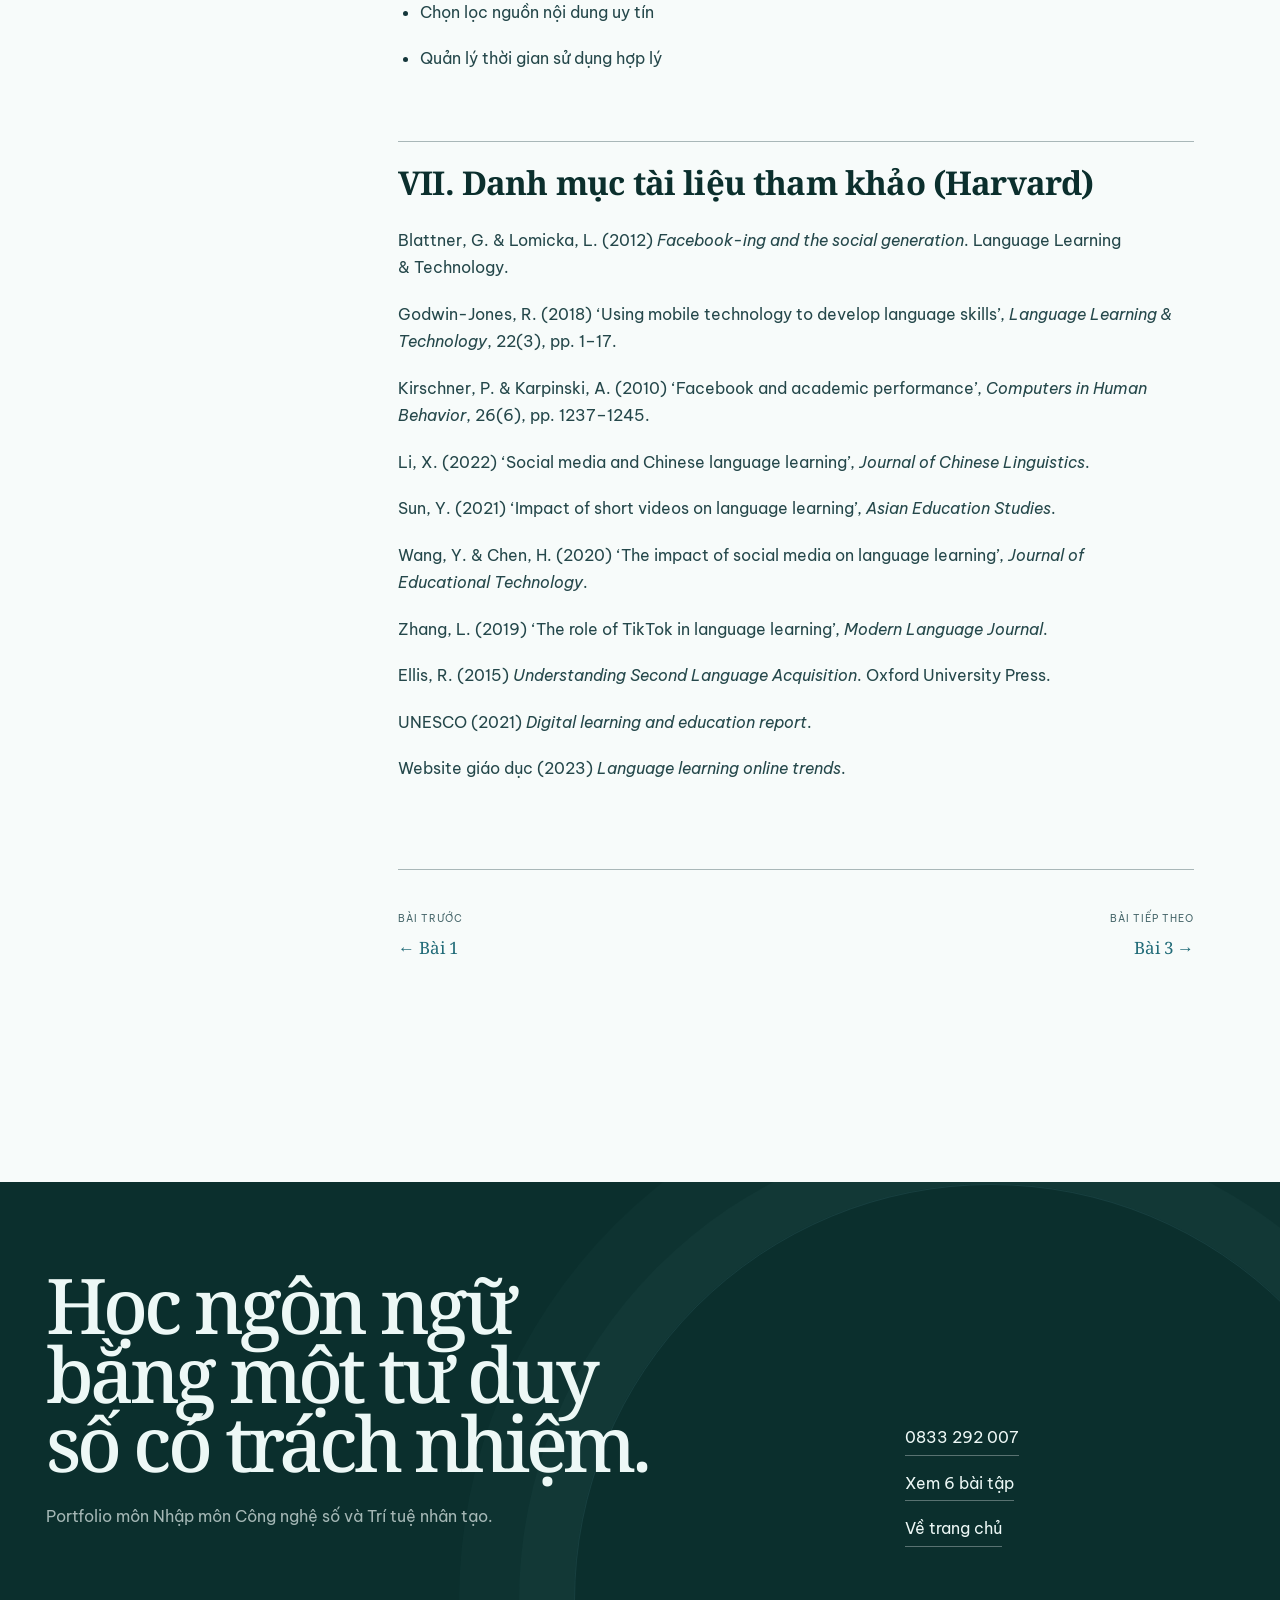
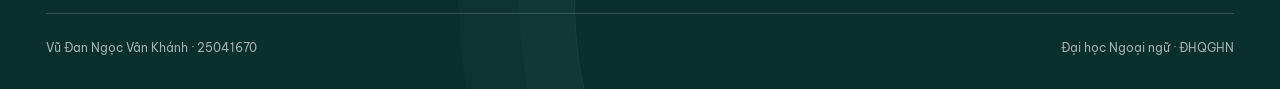
<file: bai-2.html>
<!doctype html><html lang="vi"><head><meta charset="utf-8"><meta name="viewport" content="width=device-width,initial-scale=1"><meta name="description" content="Báo cáo về ảnh hưởng của mạng xã hội đến việc học tiếng Trung, kèm tổng quan và bảng đánh giá nguồn."><title>Bài 2 · Tìm kiếm và đánh giá thông tin học thuật</title><link rel="icon" href="favicon.svg" type="image/svg+xml"><link rel="stylesheet" href="assets/css/styles.css"></head><body><div class="site-shell"><a class="skip-link" href="#main">Bỏ qua điều hướng</a><div class="paper-noise" aria-hidden="true"></div><header class="site-header"><div class="nav-wrap"><a class="brand" href="index.html"><span class="brand-mark">VK</span><span>Vân Khánh<small>Academic portfolio</small></span></a><button class="menu-btn" type="button" aria-expanded="false" aria-label="Mở menu">Menu</button><nav class="nav-links" aria-label="Điều hướng chính"><a href="index.html">Giới thiệu</a><a href="index.html#bai-tap">Bài tập</a><a href="index.html#thong-tin">Thông tin</a><a href="index.html#lien-he">Liên hệ</a></nav></div></header><main id="main"><section class="article-hero"><div class="container"><div class="crumb">Bài tập 02 · Nhập môn CNS &amp; AI</div><h1>Tìm kiếm và đánh giá thông tin học thuật</h1><p class="article-summary">Báo cáo về ảnh hưởng của mạng xã hội đến việc học tiếng Trung, kèm tổng quan và bảng đánh giá nguồn.</p></div></section><div class="article-layout"><aside class="toc"><strong>Mục lục</strong><ol><li><a href="#muc-2">Ảnh hưởng của mạng xã hội đến việc học tiếng Trung của sinh viên</a></li><li><a href="#muc-3">I. Giới thiệu chủ đề và phạm vi nghiên cứu</a></li><li><a href="#muc-4">II. Tổng quan tài liệu (Literature Review)</a></li><li><a href="#muc-5">III. Phương pháp tìm kiếm và thu thập tài liệu</a></li><li><a href="#muc-6">IV. Bảng đánh giá độ tin cậy nguồn thông tin</a></li><li><a href="#muc-7">V. Phân tích và thảo luận</a></li><li><a href="#muc-8">1. Tác động tích cực</a></li><li><a href="#muc-9">2. Tác động tiêu cực</a></li><li><a href="#muc-10">3. Đánh giá tổng hợp</a></li><li><a href="#muc-11">VI. Kết luận</a></li><li><a href="#muc-12">VII. Danh mục tài liệu tham khảo (Harvard)</a></li></ol></aside><article class="document">
<h1 id="muc-1">
<b>BÁO
CÁO </b>
</h1>
<h2 id="muc-2">
<b>Ảnh
hưởng của mạng xã hội đến việc học tiếng Trung của
sinh viên</b></h2>
<p>Họ
và tên: Vũ Đan Ngọc Vân Khánh</p>
<p>MSSV:
25041670</p>
<p>Khoa:
Ngôn ngữ và Văn hóa Trung Quốc</p>
<p>Trường:
Đại học Ngoại ngữ, ĐHQGHN</p>
<h2 id="muc-3">
<b>I.
Giới thiệu chủ đề và phạm vi nghiên cứu</b></h2>
<p>
Trong
bối cảnh toàn cầu hóa và chuyển đổi số, việc học
ngoại ngữ không còn giới hạn trong lớp học truyền
thống mà ngày càng gắn liền với các nền tảng số,
đặc biệt là mạng xã hội. Đối với sinh viên ngành
Ngôn ngữ Trung Quốc, các nền tảng như Douyin, Xiaohongshu,
Weibo hay YouTube đã trở thành công cụ hỗ trợ học tập
phổ biến.</p>
<p>
Bài
báo cáo này tập trung nghiên cứu ảnh hưởng của mạng
xã hội đến việc học tiếng Trung của sinh viên, cụ
thể trong các khía cạnh:</p>
<ul>
<li><p>
Phát
	triển kỹ năng ngôn ngữ (nghe, nói, từ vựng)</p></li>
<li><p>Động
	lực học tập</p></li>
<li><p>Mức
	độ tiếp xúc với văn hóa Trung Quốc</p></li>
<li><p>Hạn
	chế và rủi ro trong việc sử dụng mạng xã hội</p></li>
</ul>
<p>
Phạm
vi nghiên cứu tập trung vào các tài liệu học thuật từ
năm 2015–2024, đảm bảo tính cập nhật và phù hợp với
xu hướng học tập hiện đại.</p>
<h2 id="muc-4">
<b>II.
Tổng quan tài liệu (Literature Review)</b></h2>
<p>
Các
nghiên cứu hiện nay chỉ ra rằng mạng xã hội đóng vai
trò quan trọng trong việc hỗ trợ học ngoại ngữ.</p>
<p>
Thứ
nhất, theo Wang &amp; Chen (2020), việc sử dụng mạng xã
hội giúp người học tăng khả năng tiếp cận ngôn ngữ
thực tế, từ đó cải thiện kỹ năng giao tiếp. Người
học không chỉ học từ vựng sách vở mà còn tiếp xúc
với ngôn ngữ đời sống.</p>
<p>
Thứ
hai, nghiên cứu của Zhang (2019) cho thấy các nền tảng
video ngắn như Douyin giúp cải thiện khả năng ghi nhớ từ
vựng nhờ yếu tố hình ảnh và âm thanh sinh động.</p>
<p>
Ngoài
ra, Blattner &amp; Lomicka (2012) nhấn mạnh rằng mạng xã hội
giúp tạo môi trường tương tác, nơi người học có thể
giao tiếp với người bản xứ — một yếu tố quan trọng
trong việc phát triển năng lực ngôn ngữ.</p>
<p>
Tuy
nhiên, một số nghiên cứu cũng chỉ ra hạn chế.
Kirschner &amp; Karpinski (2010) cho rằng việc sử dụng mạng
xã hội quá mức có thể làm giảm hiệu suất học tập.
Đồng thời, nội dung không kiểm chứng có thể dẫn đến
việc học sai ngôn ngữ.</p>
<h2 id="muc-5">
<b>III.
Phương pháp tìm kiếm và thu thập tài liệu</b></h2>
<p>
Tài
liệu được thu thập từ 4 nguồn chính:</p>
<ol>
<li><p>
Cơ
	sở dữ liệu học thuật: Google Scholar</p></li>
<li><p>Tạp
	chí khoa học: Computers &amp; Education, Language Learning &amp;
	Technology</p></li>
<li><p>Sách
	chuyên khảo: về ngôn ngữ học ứng dụng</p></li>
<li><p>Nguồn
	mở internet: báo cáo giáo dục, website học thuật</p></li>
</ol>
<p>
Tổng
số tài liệu thu thập: 12 tài liệu, trong đó có 7 bài
báo khoa học.</p>
<h2 id="muc-6">
<b>IV.
Bảng đánh giá độ tin cậy nguồn thông tin</b></h2>
<div class="table-scroll"><table>
<col/>
<col/>
<col/>
<col/>
<col/>
<col/>
<col/>
<col/>
<tr>
<th scope="col"><p>
STT</p>
</th>
<th scope="col"><p>
Tài
			liệu</p>
</th>
<th scope="col"><p>
Tác
			giả</p>
</th>
<th scope="col"><p>
Cơ
			quan</p>
</th>
<th scope="col"><p>
Phương
			pháp</p>
</th>
<th scope="col"><p>
Trích
			dẫn</p>
</th>
<th scope="col"><p>
Cập
			nhật</p>
</th>
<th scope="col"><p>
Đánh
			giá</p>
</th>
</tr>
<tr>
<td><p>1</p>
</td>
<td><p>Wang
			&amp; Chen (2020)</p>
</td>
<td><p>Rõ
			ràng</p>
</td>
<td><p>Journal
			Q1</p>
</td>
<td><p>Định
			lượng</p>
</td>
<td><p>Cao</p>
</td>
<td><p>Mới</p>
</td>
<td><p>Rất
			cao</p>
</td>
</tr>
<tr>
<td><p>2</p>
</td>
<td><p>Zhang
			(2019)</p>
</td>
<td><p>Rõ</p>
</td>
<td><p>Tạp
			chí học thuật</p>
</td>
<td><p>Thực
			nghiệm</p>
</td>
<td><p>Trung</p>
</td>
<td><p>Khá
			mới</p>
</td>
<td><p>Cao</p>
</td>
</tr>
<tr>
<td><p>3</p>
</td>
<td><p>Blattner
			(2012)</p>
</td>
<td><p>Uy
			tín</p>
</td>
<td><p>Springer</p>
</td>
<td><p>Tổng
			quan</p>
</td>
<td><p>Cao</p>
</td>
<td><p>Cũ</p>
</td>
<td><p>Khá</p>
</td>
</tr>
<tr>
<td><p>4</p>
</td>
<td><p>Kirschner
			(2010)</p>
</td>
<td><p>Uy
			tín</p>
</td>
<td><p>Computers
			&amp; Education</p>
</td>
<td><p>Định
			lượng</p>
</td>
<td><p>Rất
			cao</p>
</td>
<td><p>Cũ</p>
</td>
<td><p>Cao</p>
</td>
</tr>
<tr>
<td><p>5</p>
</td>
<td><p>Godwin-Jones
			(2018)</p>
</td>
<td><p>Uy
			tín</p>
</td>
<td><p>LLT
			Journal</p>
</td>
<td><p>Phân
			tích</p>
</td>
<td><p>Cao</p>
</td>
<td><p>Mới</p>
</td>
<td><p>Rất
			cao</p>
</td>
</tr>
<tr>
<td><p>6</p>
</td>
<td><p>Sun
			(2021)</p>
</td>
<td><p>Rõ</p>
</td>
<td><p>Journal
			Asia</p>
</td>
<td><p>Thực
			nghiệm</p>
</td>
<td><p>Trung</p>
</td>
<td><p>Mới</p>
</td>
<td><p>Cao</p>
</td>
</tr>
<tr>
<td><p>7</p>
</td>
<td><p>Li
			(2022)</p>
</td>
<td><p>Rõ</p>
</td>
<td><p>Journal
			China</p>
</td>
<td><p>Khảo
			sát</p>
</td>
<td><p>Trung</p>
</td>
<td><p>Mới</p>
</td>
<td><p>Cao</p>
</td>
</tr>
<tr>
<td><p>8</p>
</td>
<td><p>Sách:
			Applied Linguistics</p>
</td>
<td><p>Tác
			giả uy tín</p>
</td>
<td><p>NXB
			lớn</p>
</td>
<td><p>Lý
			thuyết</p>
</td>
<td><p>Cao</p>
</td>
<td><p>Trung</p>
</td>
<td><p>Cao</p>
</td>
</tr>
<tr>
<td><p>9</p>
</td>
<td><p>Báo
			cáo UNESCO</p>
</td>
<td><p>Tổ
			chức quốc tế</p>
</td>
<td><p>Uy
			tín</p>
</td>
<td><p>Tổng
			hợp</p>
</td>
<td><p>Cao</p>
</td>
<td><p>Mới</p>
</td>
<td><p>Rất
			cao</p>
</td>
</tr>
<tr>
<td><p>10</p>
</td>
<td><p>Website
			giáo dục</p>
</td>
<td><p>Không
			rõ</p>
</td>
<td><p>Không
			rõ</p>
</td>
<td><p>Không
			rõ</p>
</td>
<td><p>Thấp</p>
</td>
<td><p>Mới</p>
</td>
<td><p>Thấp</p>
</td>
</tr>
</table></div>
<p>
Nhận
xét:</p>
<ul>
<li><p>
Nguồn
	từ tạp chí khoa học và tổ chức quốc tế có độ tin
	cậy cao nhất</p></li>
<li><p>Nguồn
	internet cần được chọn lọc kỹ</p></li>
<li><p>Các
	nghiên cứu cũ vẫn có giá trị nền tảng nhưng cần kết
	hợp với nguồn mới</p></li>
</ul>
<h2 id="muc-7">
<b>V.
Phân tích và thảo luận</b></h2>
<h3 id="muc-8">
1.
Tác động tích cực</h3>
<p>
Mạng
xã hội giúp người học:</p>
<ul>
<li><p>
Tiếp
	cận ngôn ngữ thực tế, tự nhiên</p></li>
<li><p>Tăng
	động lực học tập nhờ nội dung giải trí</p></li>
<li><p>Cải
	thiện kỹ năng nghe và phản xạ</p></li>
</ul>
<p>
Đặc
biệt, các video ngắn giúp việc học trở nên “vô thức”
nhưng hiệu quả.</p>
<h3 id="muc-9">
2.
Tác động tiêu cực</h3>
<ul>
<li><p>
Dễ
	gây xao nhãng</p></li>
<li><p>Nội
	dung không chuẩn xác</p></li>
<li><p>Lệ
	thuộc vào ngôn ngữ phi chính thống (slang, mạng)</p></li>
</ul>
<h3 id="muc-10">
3.
Đánh giá tổng hợp</h3>
<p>
Mạng
xã hội là công cụ hỗ trợ mạnh mẽ nhưng không thể
thay thế phương pháp học truyền thống. Hiệu quả phụ
thuộc vào cách người học sử dụng.</p>
<h2 id="muc-11">
VI.
Kết luận</h2>
<p>
Mạng
xã hội đã và đang trở thành một phần quan trọng trong
việc học tiếng Trung của sinh viên. Nó mang lại nhiều
lợi ích về mặt tiếp cận ngôn ngữ và động lực học
tập, nhưng cũng tồn tại những hạn chế cần được
kiểm soát.</p>
<p>
Để
đạt hiệu quả tối ưu, sinh viên cần:</p>
<ul>
<li><p>
Kết
	hợp giữa học truyền thống và học qua mạng xã hội</p></li>
<li><p>Chọn
	lọc nguồn nội dung uy tín</p></li>
<li><p>Quản
	lý thời gian sử dụng hợp lý</p></li>
</ul>
<h2 id="muc-12">
<b>VII.
Danh mục tài liệu tham khảo (Harvard)</b></h2>
<p>
Blattner,
G. &amp; Lomicka, L. (2012) <i>Facebook-ing
and the social generation</i>.
Language Learning &amp; Technology.</p>
<p>
Godwin-Jones,
R. (2018) ‘Using mobile technology to develop language skills’,
<i>Language
Learning &amp; Technology</i>,
22(3), pp. 1–17.</p>
<p>
Kirschner,
P. &amp; Karpinski, A. (2010) ‘Facebook and academic performance’,
<i>Computers
in Human Behavior</i>,
26(6), pp. 1237–1245.</p>
<p>
Li,
X. (2022) ‘Social media and Chinese language learning’, <i>Journal
of Chinese Linguistics</i>.</p>
<p>
Sun,
Y. (2021) ‘Impact of short videos on language learning’, <i>Asian
Education Studies</i>.</p>
<p>
Wang,
Y. &amp; Chen, H. (2020) ‘The impact of social media on language
learning’, <i>Journal
of Educational Technology</i>.</p>
<p>
Zhang,
L. (2019) ‘The role of TikTok in language learning’, <i>Modern
Language Journal</i>.</p>
<p>
Ellis,
R. (2015) <i>Understanding
Second Language Acquisition</i>.
Oxford University Press.</p>
<p>
UNESCO
(2021) <i>Digital
learning and education report</i>.</p>
<p>
Website
giáo dục (2023) <i>Language
learning online trends</i>.</p>
<nav class="page-nav" aria-label="Điều hướng bài tập"><a href="bai-1.html"><small>Bài trước</small>← Bài 1</a><a href="bai-3.html" style="text-align:right"><small>Bài tiếp theo</small>Bài 3 →</a></nav></article></div></main><footer class="site-footer" id="lien-he"><div class="container"><div class="footer-grid"><div><h2>Học ngôn ngữ bằng một tư duy số có trách nhiệm.</h2><p>Portfolio môn Nhập môn Công nghệ số và Trí tuệ nhân tạo.</p></div><div class="footer-links"><a href="tel:0833292007">0833 292 007</a><a href="index.html#bai-tap">Xem 6 bài tập</a><a href="index.html">Về trang chủ</a></div></div><div class="footer-bottom"><span>Vũ Đan Ngọc Vân Khánh · 25041670</span><span>Đại học Ngoại ngữ · ĐHQGHN</span></div></div></footer></div><script src="assets/js/main.js"></script></body></html>
</file>
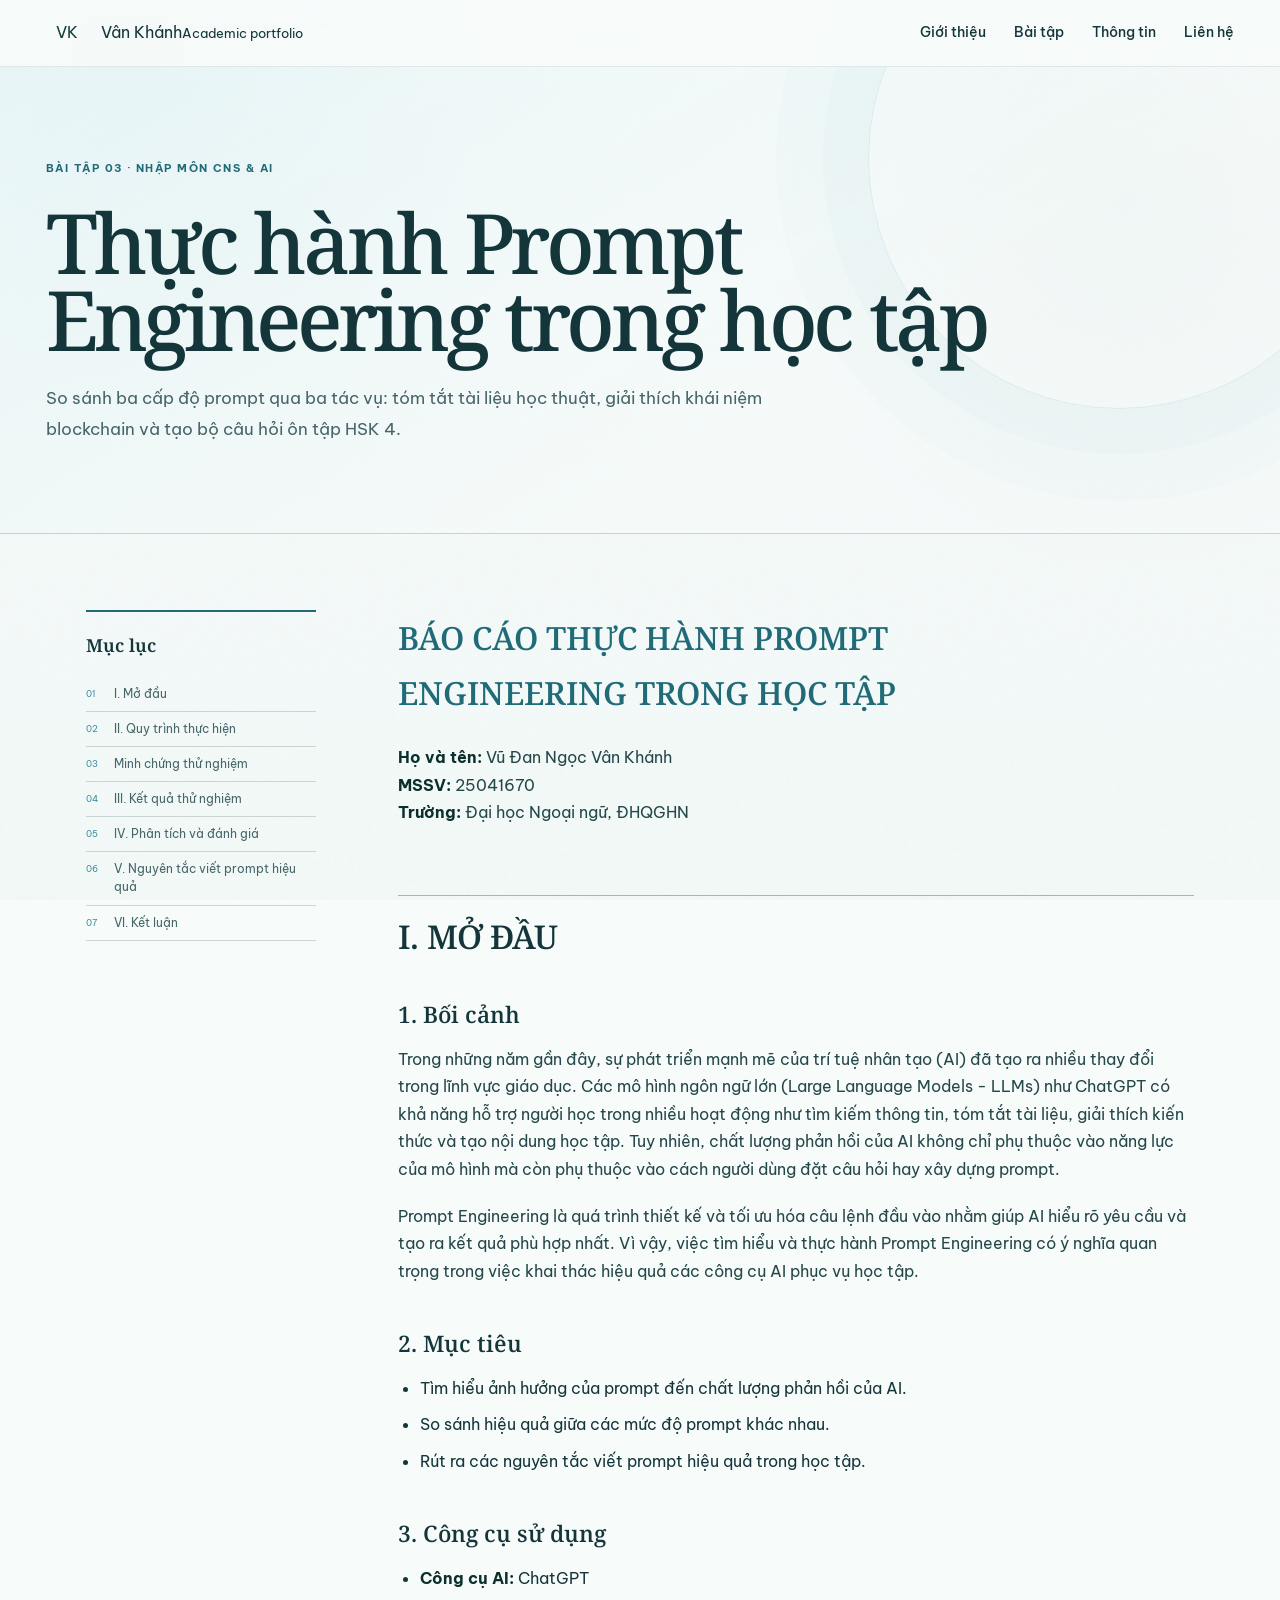
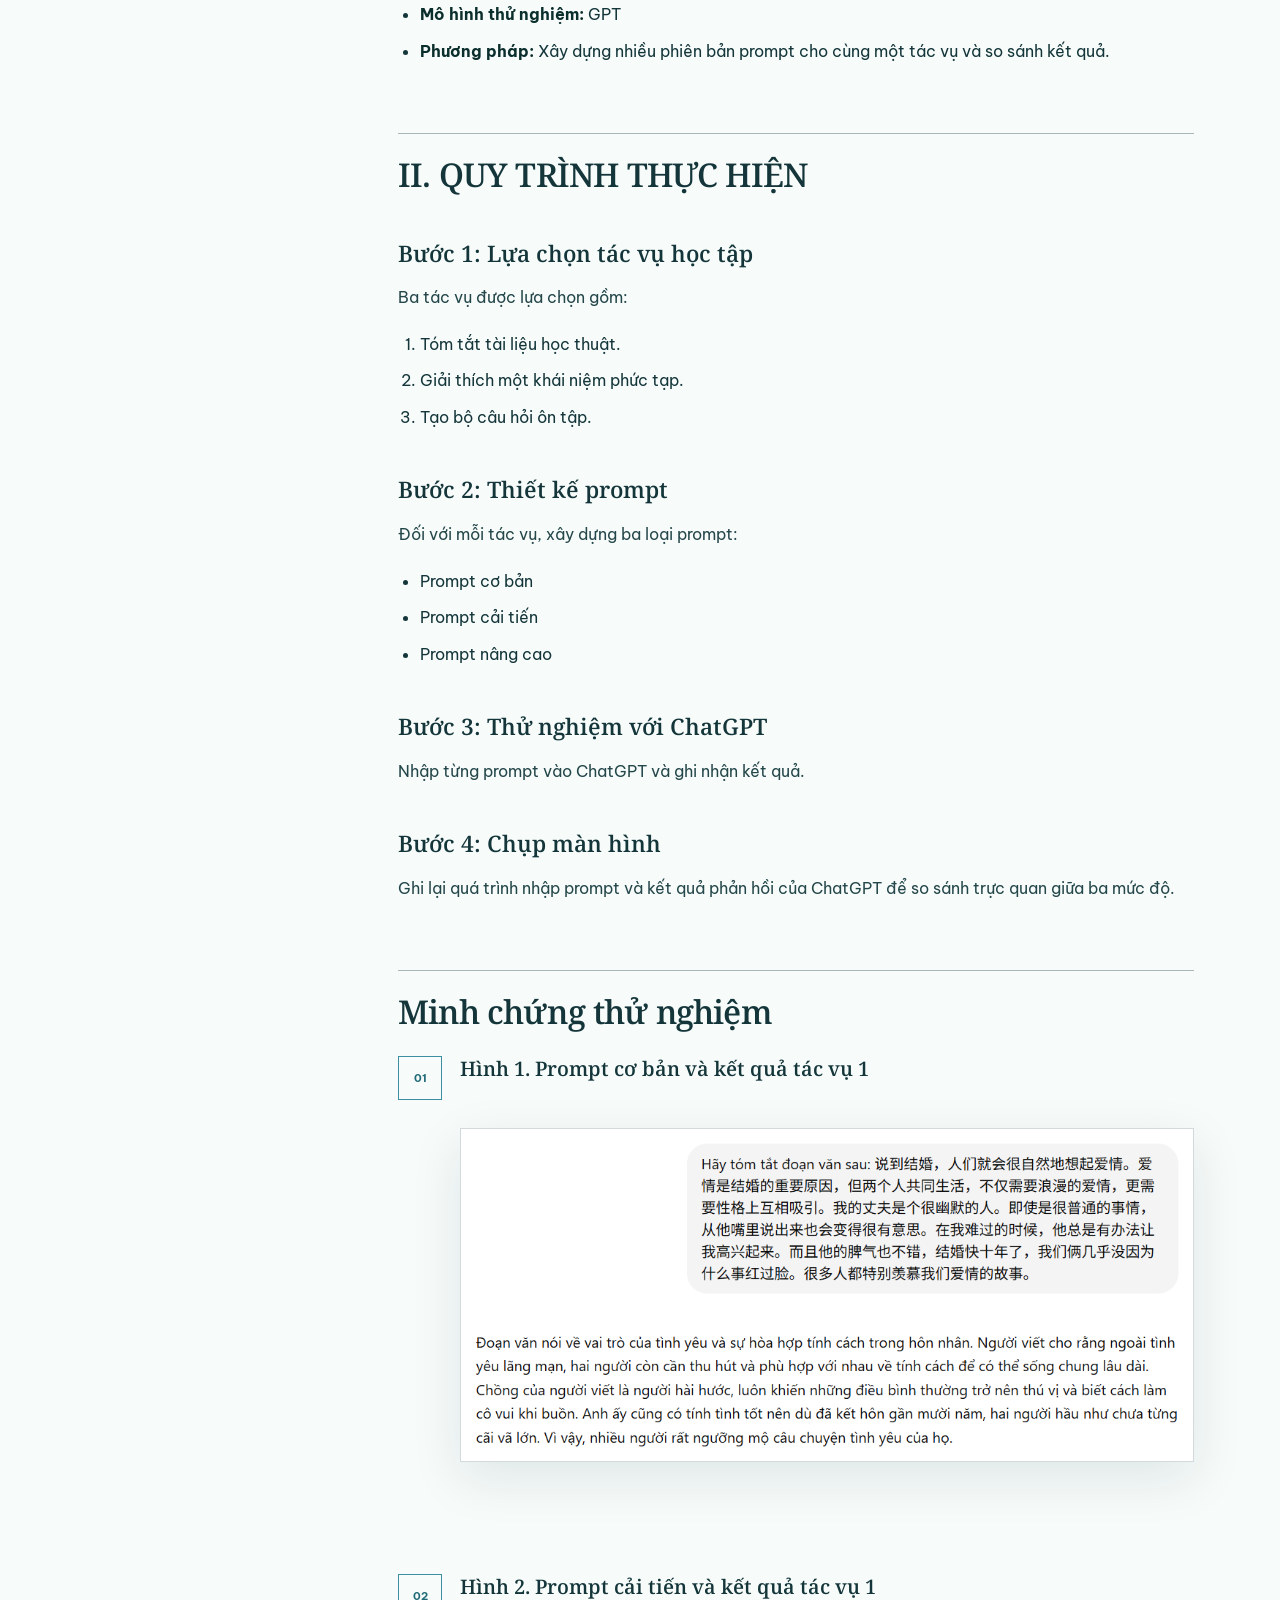
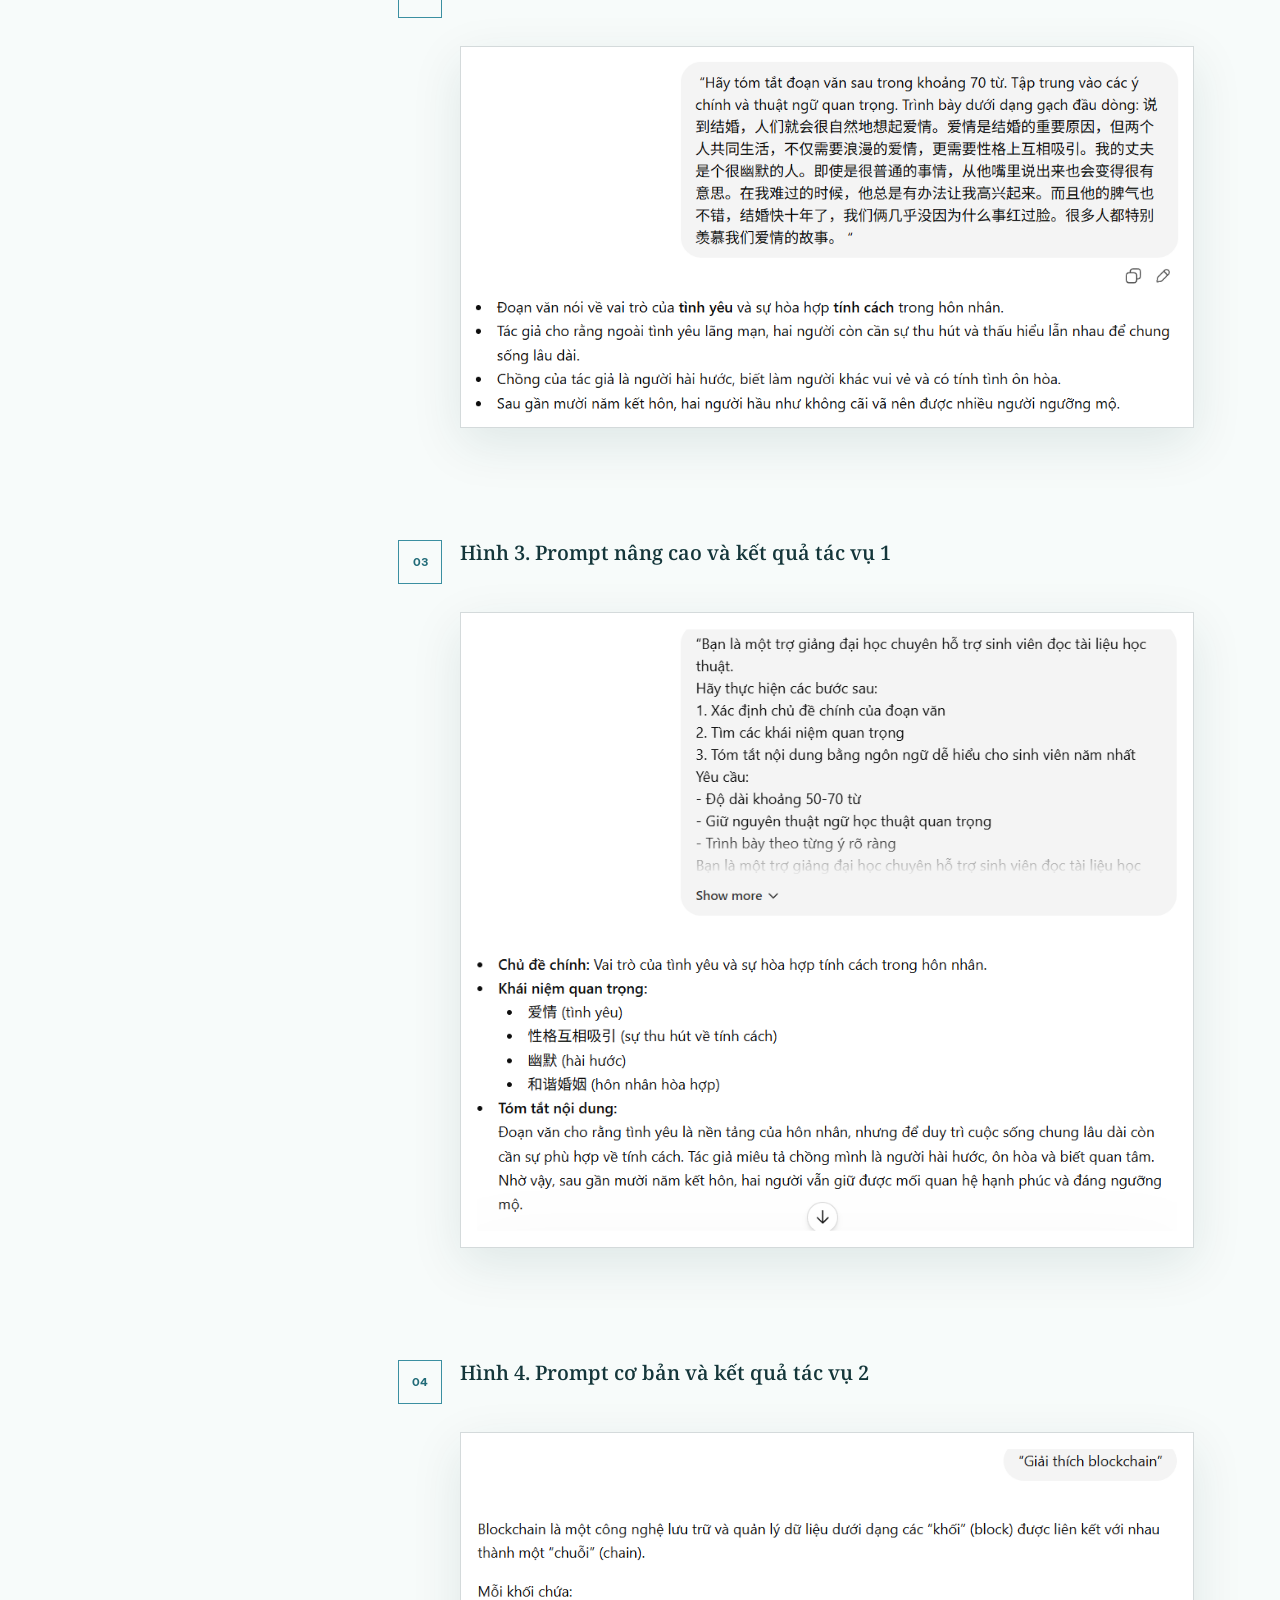
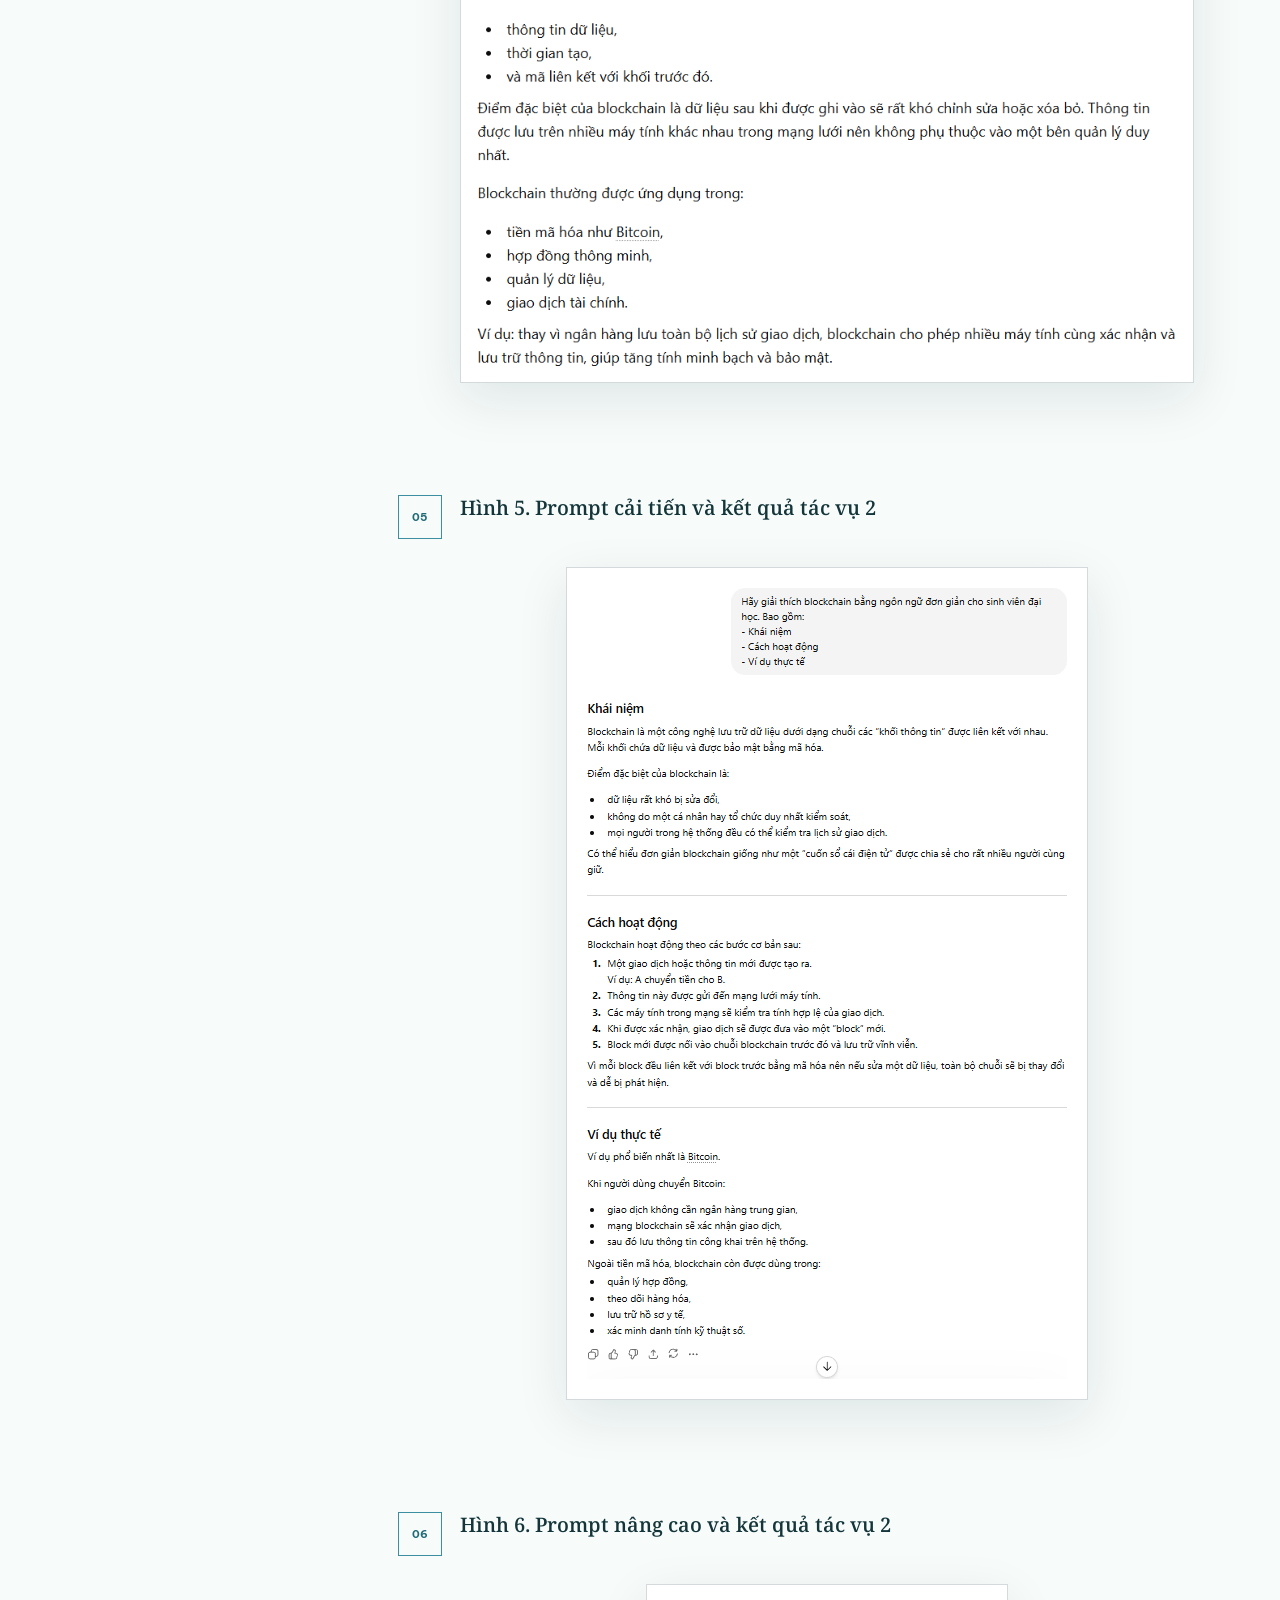
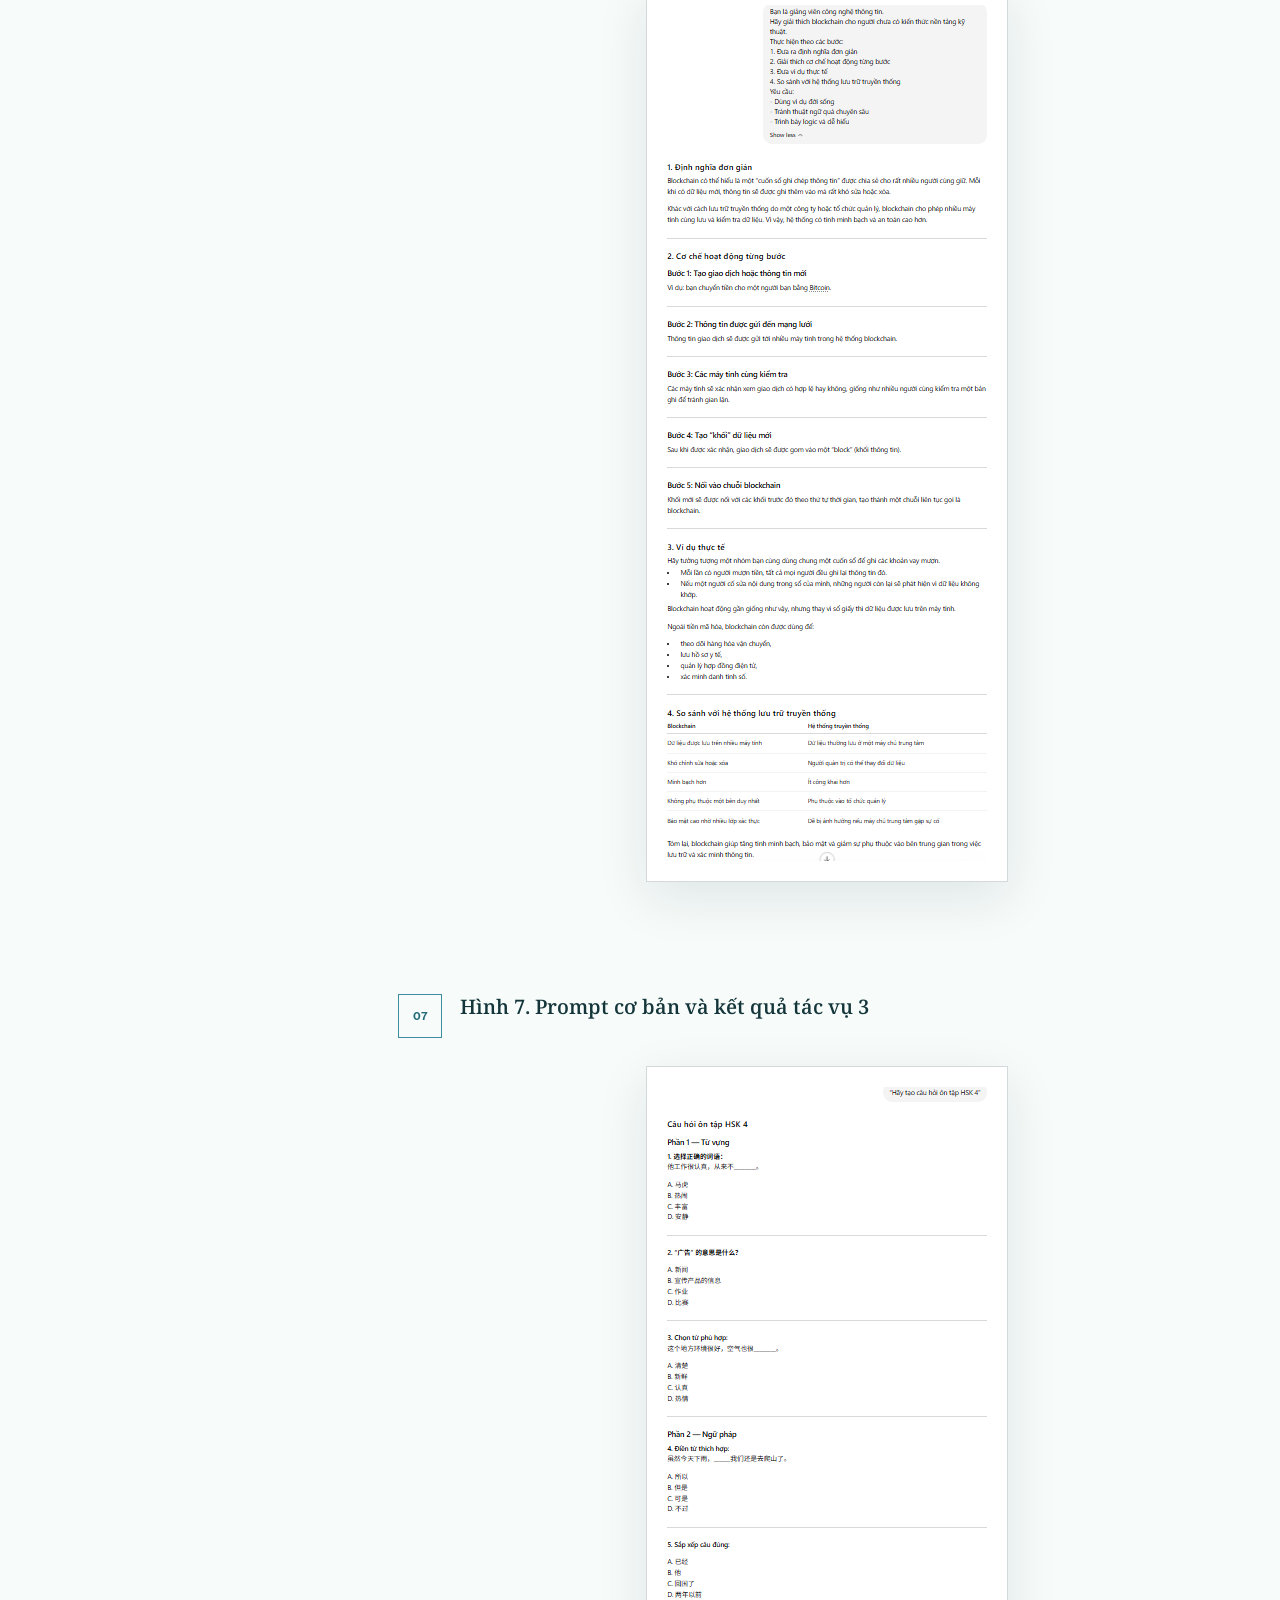
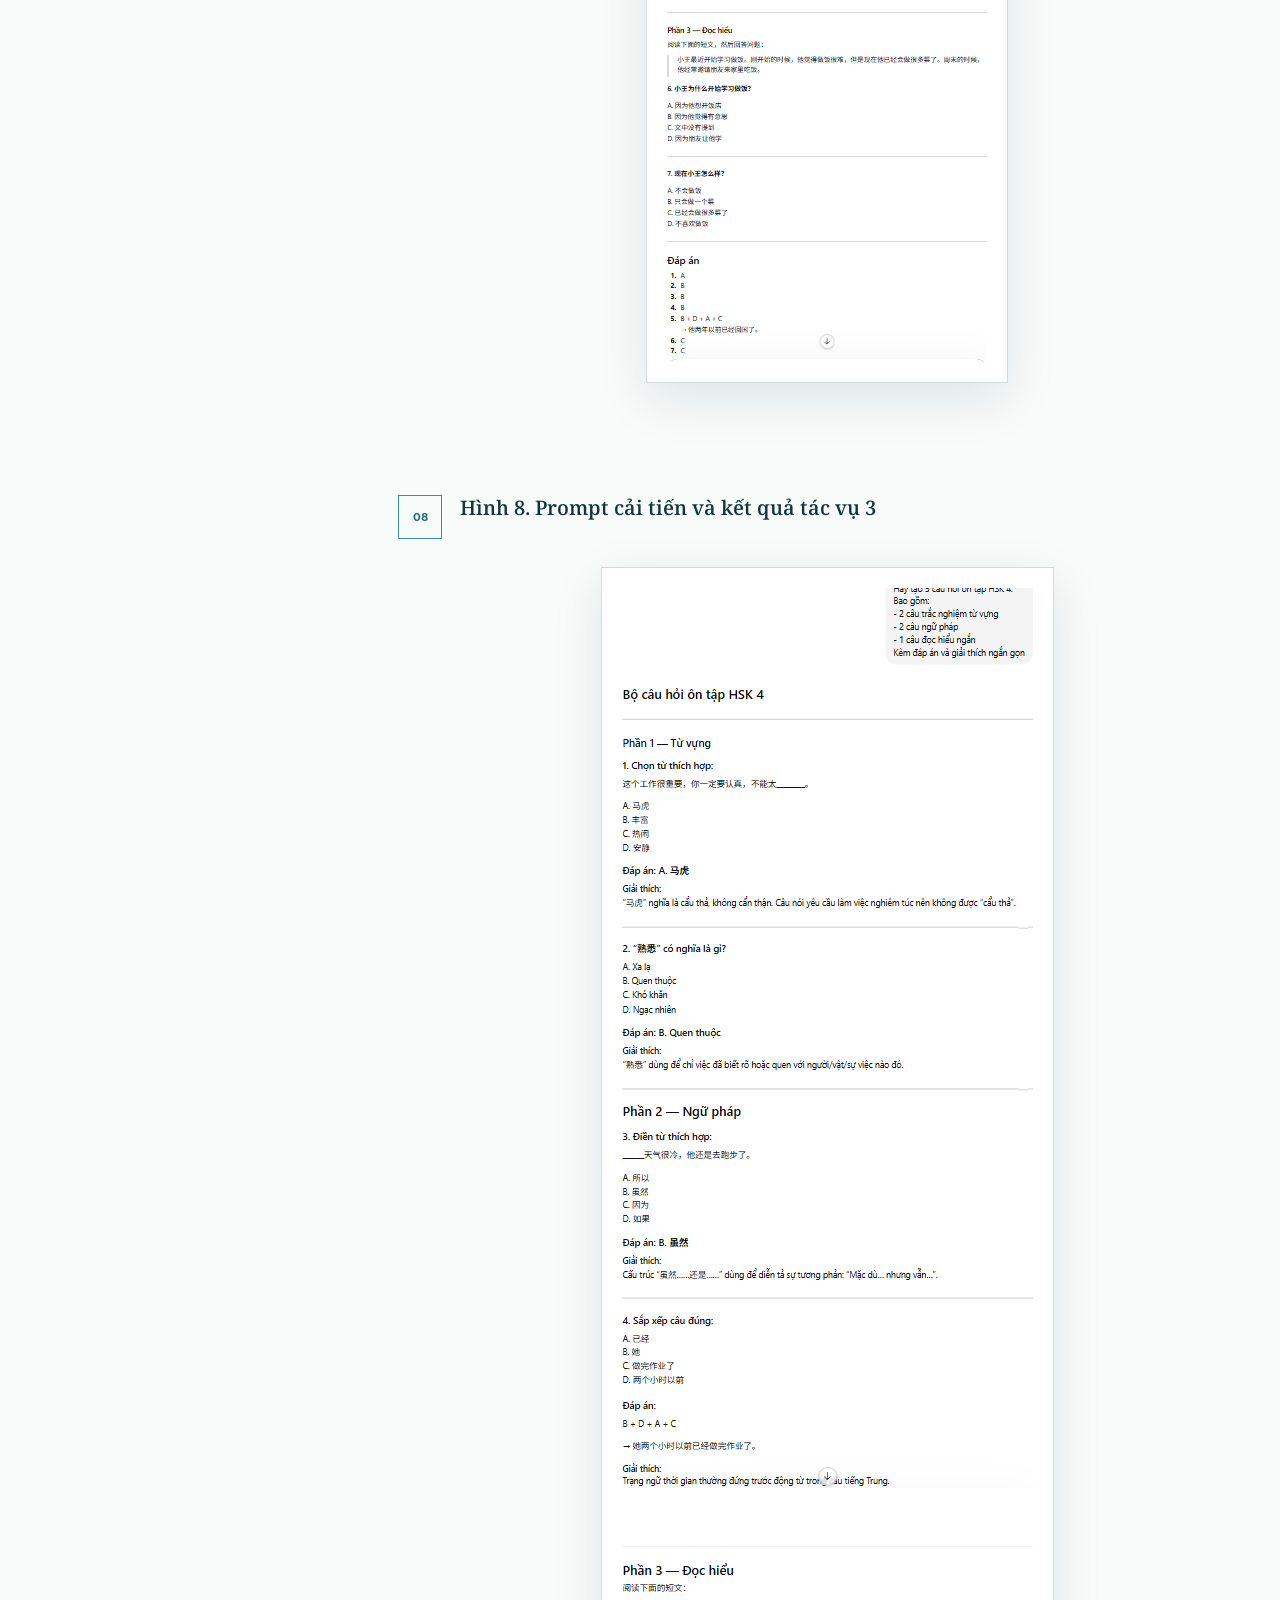
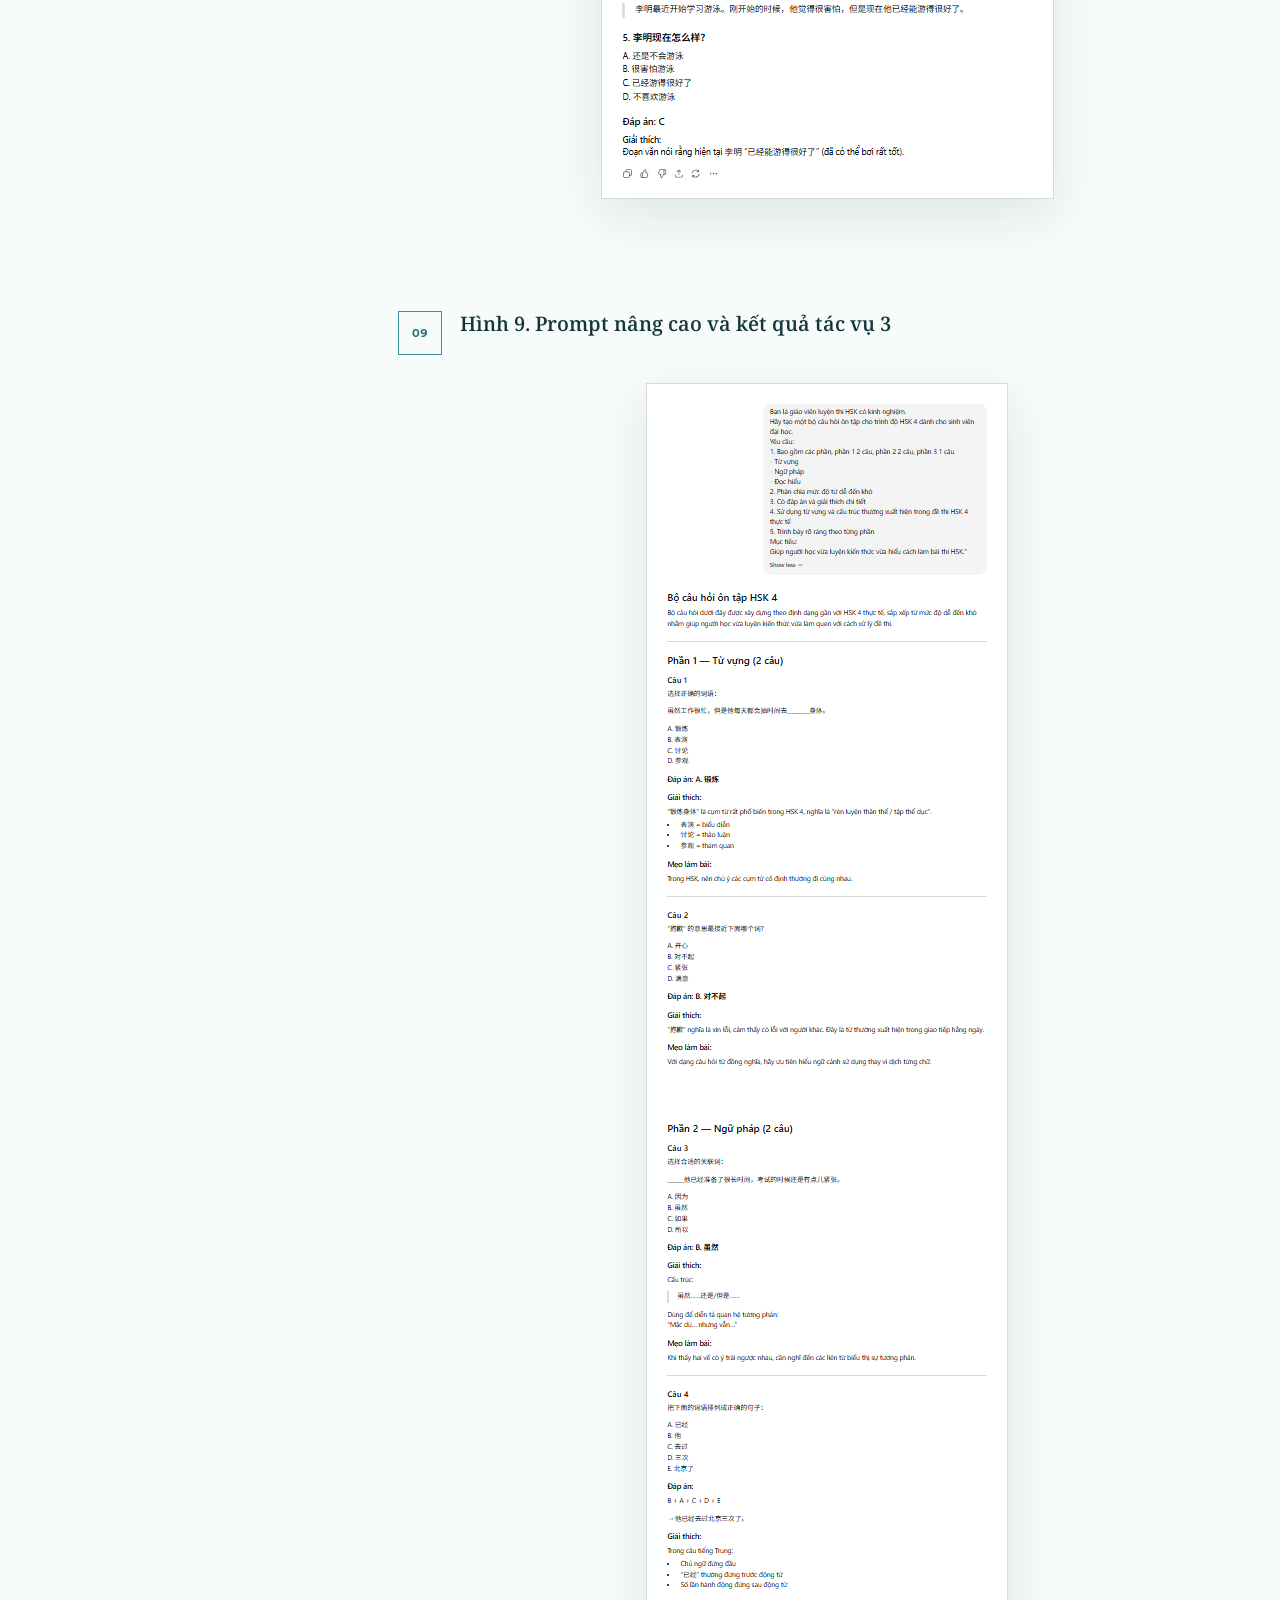
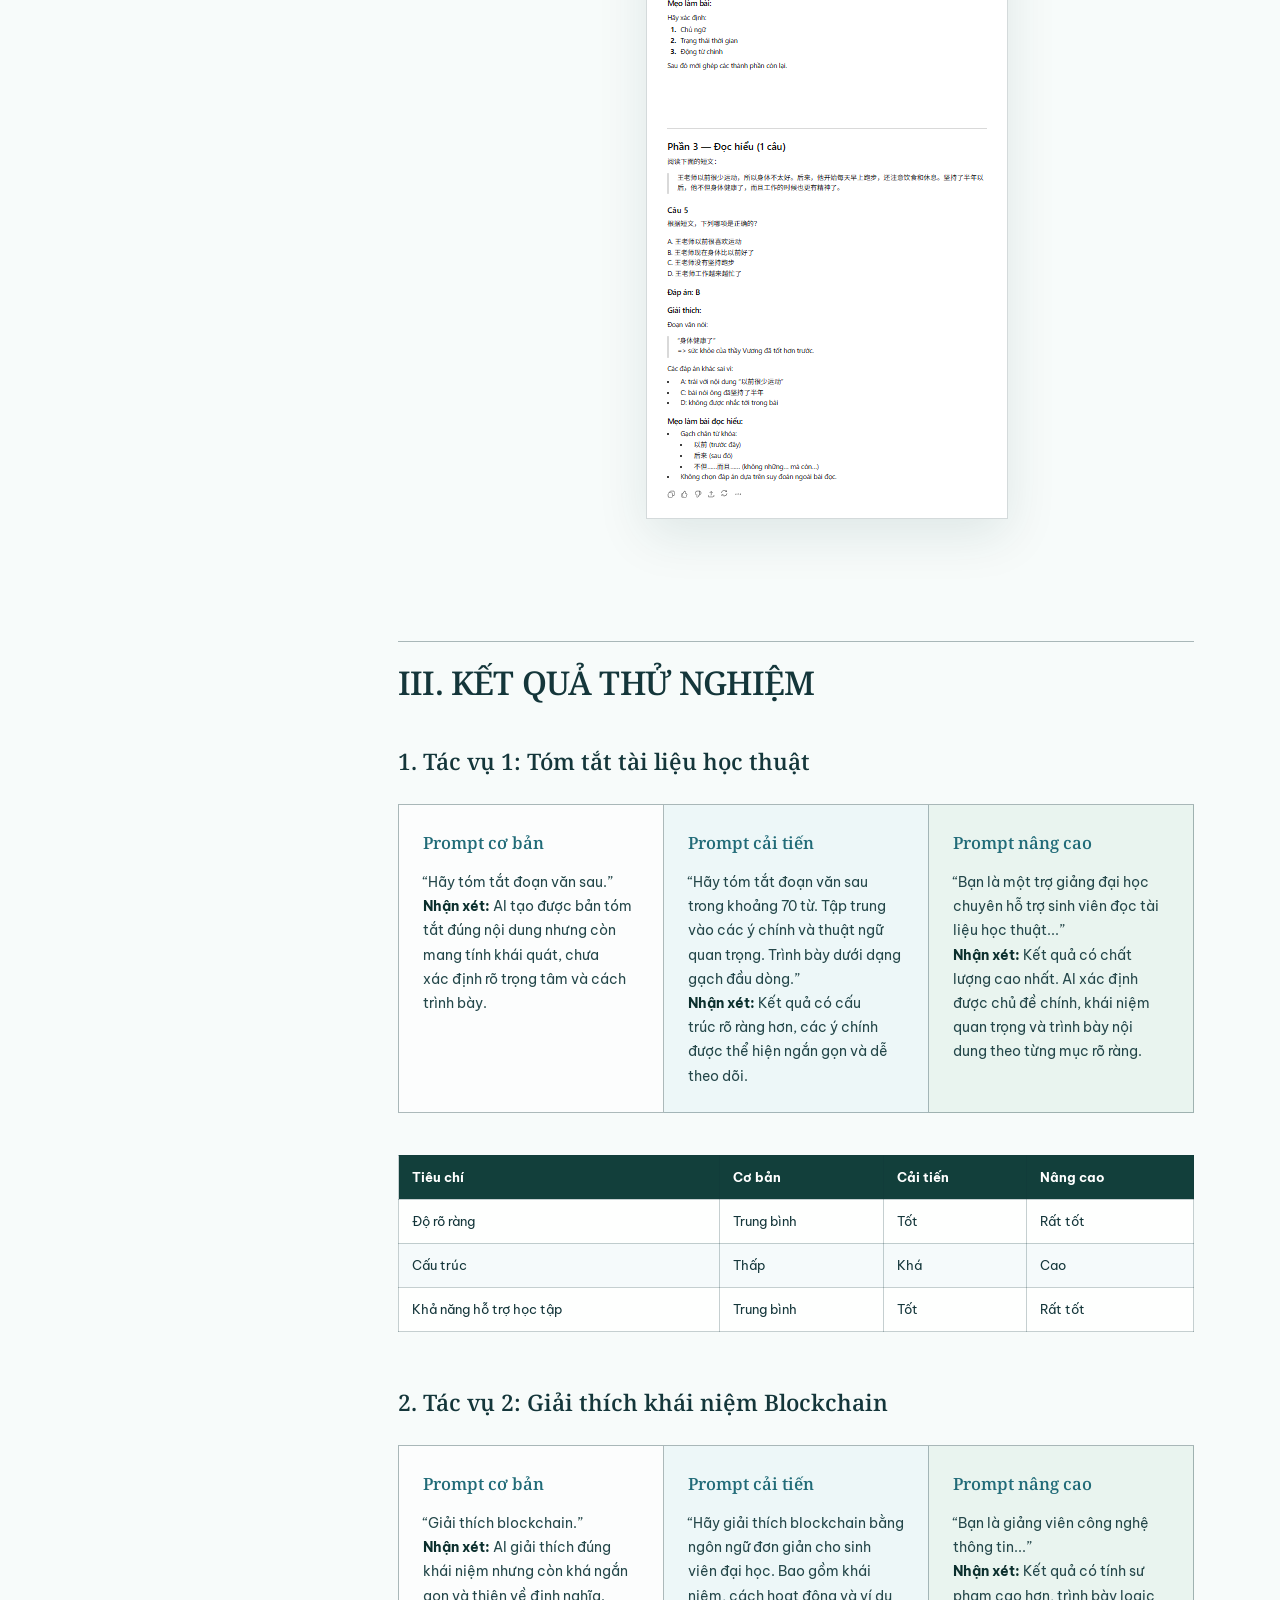
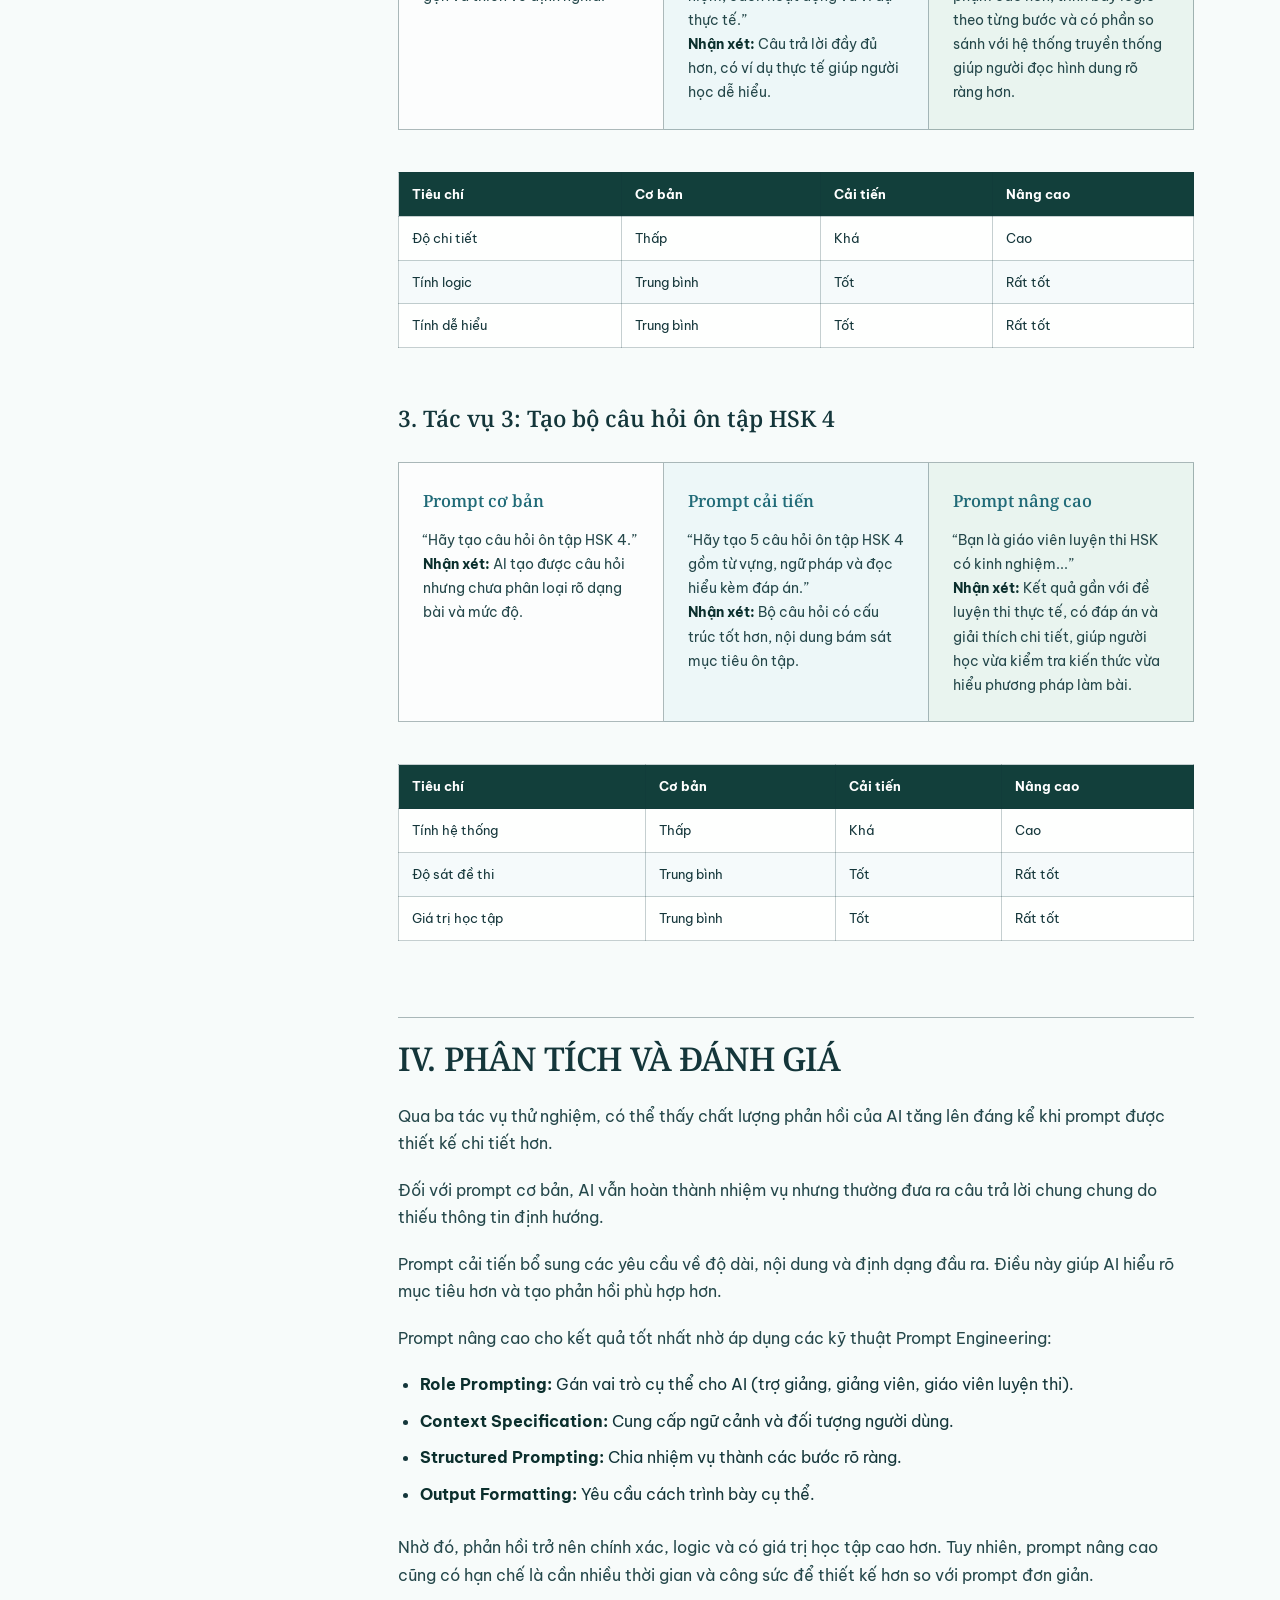
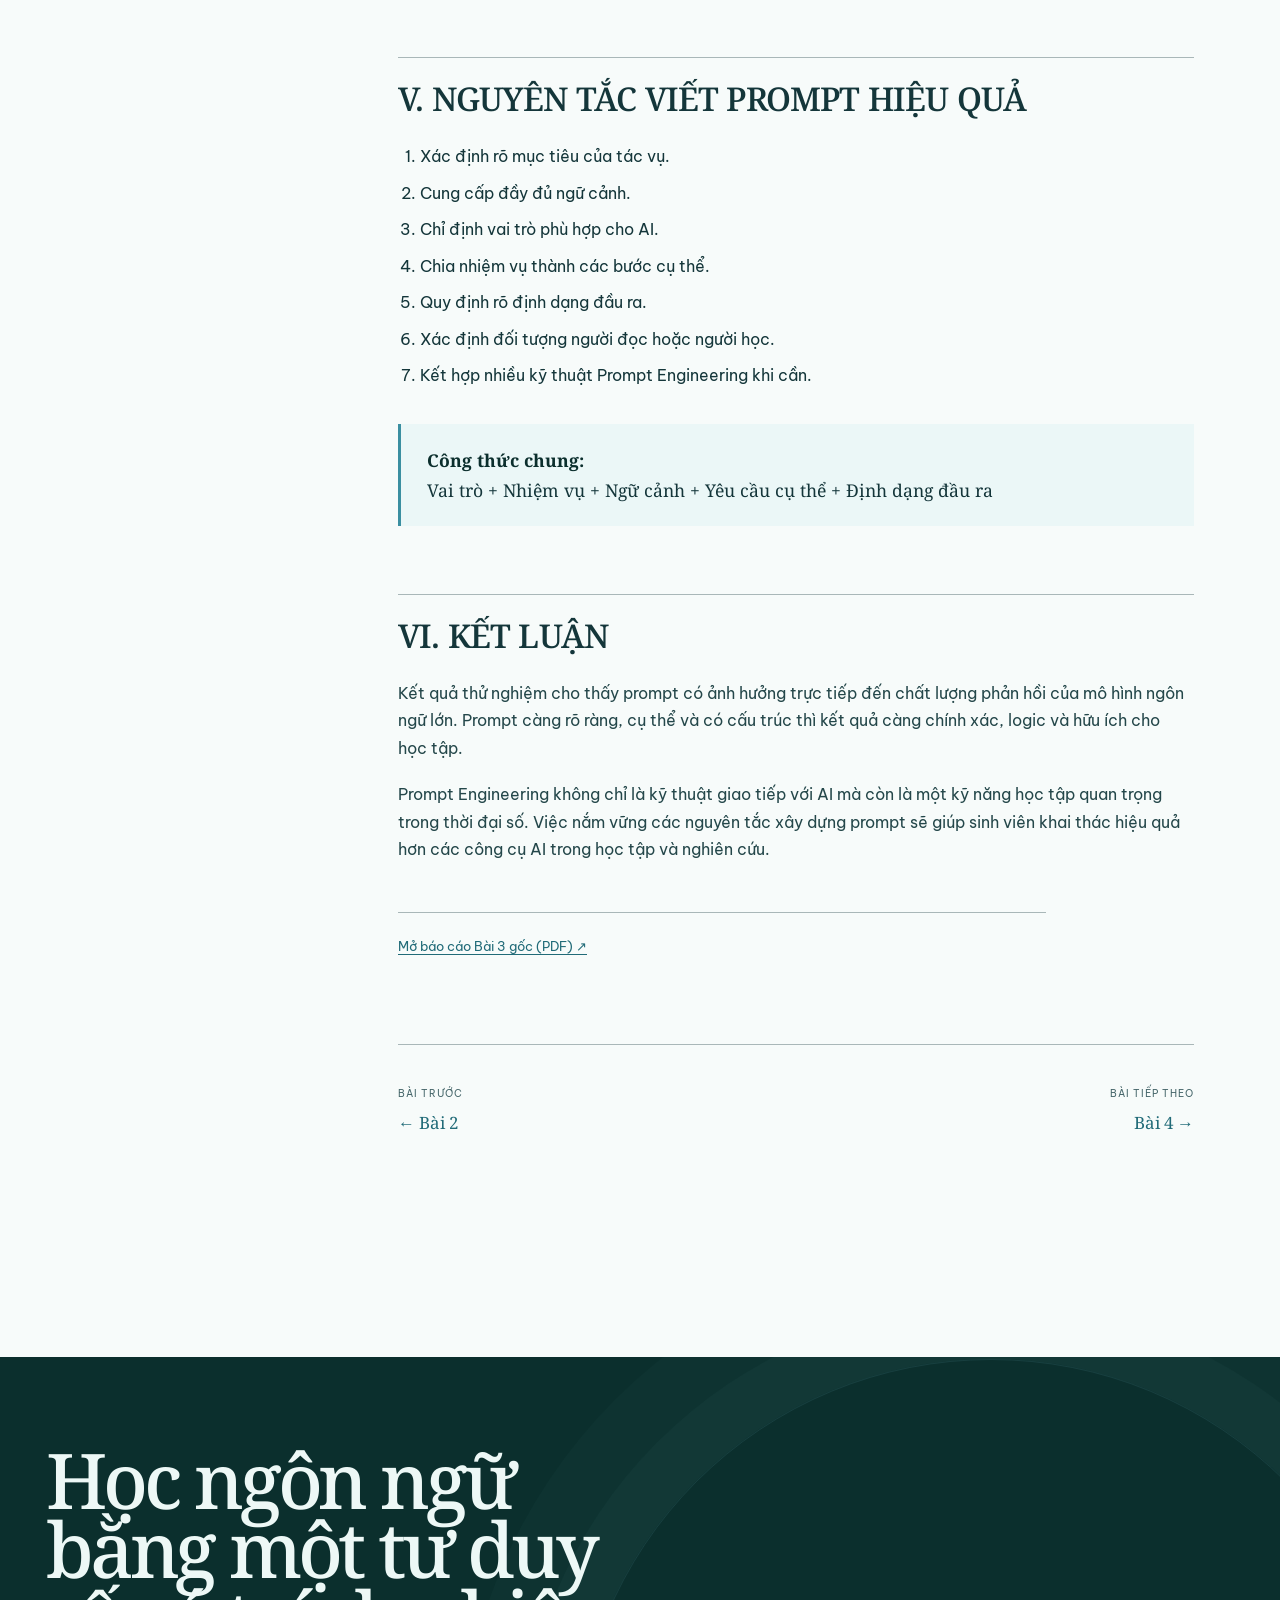
<file: bai-3.html>
<!doctype html>
<html lang="vi">
<head>
  <meta charset="utf-8">
  <meta name="viewport" content="width=device-width,initial-scale=1">
  <meta name="description" content="Báo cáo thực hành Prompt Engineering trong học tập với ba tác vụ: tóm tắt tài liệu, giải thích blockchain và tạo bộ câu hỏi HSK 4.">
  <title>Bài 3 · Thực hành Prompt Engineering trong học tập</title>
  <link rel="icon" href="favicon.svg" type="image/svg+xml">
  <link rel="stylesheet" href="assets/css/styles.css">
</head>
<body>
<div class="site-shell">
  <a class="skip-link" href="#main">Bỏ qua điều hướng</a>
  <div class="paper-noise" aria-hidden="true"></div>
  <header class="site-header">
    <div class="nav-wrap">
      <a class="brand" href="index.html"><span class="brand-mark">VK</span><span>Vân Khánh<small>Academic portfolio</small></span></a>
      <button class="menu-btn" type="button" aria-expanded="false" aria-label="Mở menu">Menu</button>
      <nav class="nav-links" aria-label="Điều hướng chính">
        <a href="index.html">Giới thiệu</a><a href="index.html#bai-tap">Bài tập</a><a href="index.html#thong-tin">Thông tin</a><a href="index.html#lien-he">Liên hệ</a>
      </nav>
    </div>
  </header>

  <main id="main">
    <section class="article-hero">
      <div class="container">
        <div class="crumb">Bài tập 03 · Nhập môn CNS &amp; AI</div>
        <h1>Thực hành Prompt Engineering trong học tập</h1>
        <p class="article-summary">So sánh ba cấp độ prompt qua ba tác vụ: tóm tắt tài liệu học thuật, giải thích khái niệm blockchain và tạo bộ câu hỏi ôn tập HSK 4.</p>
      </div>
    </section>

    <div class="article-layout">
      <aside class="toc">
        <strong>Mục lục</strong>
        <ol>
          <li><a href="#mo-dau">I. Mở đầu</a></li>
          <li><a href="#quy-trinh">II. Quy trình thực hiện</a></li>
          <li><a href="#minh-chung">Minh chứng thử nghiệm</a></li>
          <li><a href="#ket-qua">III. Kết quả thử nghiệm</a></li>
          <li><a href="#phan-tich">IV. Phân tích và đánh giá</a></li>
          <li><a href="#nguyen-tac">V. Nguyên tắc viết prompt hiệu quả</a></li>
          <li><a href="#ket-luan">VI. Kết luận</a></li>
        </ol>
      </aside>

      <article class="document">
        <h1>BÁO CÁO THỰC HÀNH PROMPT ENGINEERING TRONG HỌC TẬP</h1>
        <p><strong>Họ và tên:</strong> Vũ Đan Ngọc Vân Khánh<br>
        <strong>MSSV:</strong> 25041670<br>
        <strong>Trường:</strong> Đại học Ngoại ngữ, ĐHQGHN</p>

        <h2 id="mo-dau">I. MỞ ĐẦU</h2>
        <h3>1. Bối cảnh</h3>
        <p>Trong những năm gần đây, sự phát triển mạnh mẽ của trí tuệ nhân tạo (AI) đã tạo ra nhiều thay đổi trong lĩnh vực giáo dục. Các mô hình ngôn ngữ lớn (Large Language Models - LLMs) như ChatGPT có khả năng hỗ trợ người học trong nhiều hoạt động như tìm kiếm thông tin, tóm tắt tài liệu, giải thích kiến thức và tạo nội dung học tập. Tuy nhiên, chất lượng phản hồi của AI không chỉ phụ thuộc vào năng lực của mô hình mà còn phụ thuộc vào cách người dùng đặt câu hỏi hay xây dựng prompt.</p>
        <p>Prompt Engineering là quá trình thiết kế và tối ưu hóa câu lệnh đầu vào nhằm giúp AI hiểu rõ yêu cầu và tạo ra kết quả phù hợp nhất. Vì vậy, việc tìm hiểu và thực hành Prompt Engineering có ý nghĩa quan trọng trong việc khai thác hiệu quả các công cụ AI phục vụ học tập.</p>

        <h3>2. Mục tiêu</h3>
        <ul>
          <li>Tìm hiểu ảnh hưởng của prompt đến chất lượng phản hồi của AI.</li>
          <li>So sánh hiệu quả giữa các mức độ prompt khác nhau.</li>
          <li>Rút ra các nguyên tắc viết prompt hiệu quả trong học tập.</li>
        </ul>

        <h3>3. Công cụ sử dụng</h3>
        <ul>
          <li><strong>Công cụ AI:</strong> ChatGPT</li>
          <li><strong>Mô hình thử nghiệm:</strong> GPT</li>
          <li><strong>Phương pháp:</strong> Xây dựng nhiều phiên bản prompt cho cùng một tác vụ và so sánh kết quả.</li>
        </ul>

        <h2 id="quy-trinh">II. QUY TRÌNH THỰC HIỆN</h2>
        <h3>Bước 1: Lựa chọn tác vụ học tập</h3>
        <p>Ba tác vụ được lựa chọn gồm:</p>
        <ol>
          <li>Tóm tắt tài liệu học thuật.</li>
          <li>Giải thích một khái niệm phức tạp.</li>
          <li>Tạo bộ câu hỏi ôn tập.</li>
        </ol>

        <h3>Bước 2: Thiết kế prompt</h3>
        <p>Đối với mỗi tác vụ, xây dựng ba loại prompt:</p>
        <ul>
          <li>Prompt cơ bản</li>
          <li>Prompt cải tiến</li>
          <li>Prompt nâng cao</li>
        </ul>

        <h3>Bước 3: Thử nghiệm với ChatGPT</h3>
        <p>Nhập từng prompt vào ChatGPT và ghi nhận kết quả.</p>

        <h3>Bước 4: Chụp màn hình</h3>
        <p>Ghi lại quá trình nhập prompt và kết quả phản hồi của ChatGPT để so sánh trực quan giữa ba mức độ.</p>

        <section id="minh-chung" class="evidence-flow" aria-labelledby="minh-chung-title">
          <h2 id="minh-chung-title">Minh chứng thử nghiệm</h2>

          <div class="evidence-step">
            <h3>Hình 1. Prompt cơ bản và kết quả tác vụ 1</h3>
            <figure><a href="assets/img/bai-3-hinh-1.png" target="_blank" rel="noopener"><img src="assets/img/bai-3-hinh-1.png" alt="Prompt cơ bản và kết quả tóm tắt tài liệu học thuật" loading="eager"></a></figure>
          </div>

          <div class="evidence-step">
            <h3>Hình 2. Prompt cải tiến và kết quả tác vụ 1</h3>
            <figure><a href="assets/img/bai-3-hinh-2.png" target="_blank" rel="noopener"><img src="assets/img/bai-3-hinh-2.png" alt="Prompt cải tiến và kết quả tóm tắt tài liệu học thuật" loading="lazy"></a></figure>
          </div>

          <div class="evidence-step">
            <h3>Hình 3. Prompt nâng cao và kết quả tác vụ 1</h3>
            <figure><a href="assets/img/bai-3-hinh-3.png" target="_blank" rel="noopener"><img src="assets/img/bai-3-hinh-3.png" alt="Prompt nâng cao và kết quả tóm tắt tài liệu học thuật" loading="lazy"></a></figure>
          </div>

          <div class="evidence-step">
            <h3>Hình 4. Prompt cơ bản và kết quả tác vụ 2</h3>
            <figure><a href="assets/img/bai-3-hinh-4.png" target="_blank" rel="noopener"><img src="assets/img/bai-3-hinh-4.png" alt="Prompt cơ bản và kết quả giải thích blockchain" loading="lazy"></a></figure>
          </div>

          <div class="evidence-step">
            <h3>Hình 5. Prompt cải tiến và kết quả tác vụ 2</h3>
            <figure class="figure-tall"><a href="assets/img/bai-3-hinh-5.png" target="_blank" rel="noopener"><img src="assets/img/bai-3-hinh-5.png" alt="Prompt cải tiến và kết quả giải thích blockchain" loading="lazy"></a></figure>
          </div>

          <div class="evidence-step">
            <h3>Hình 6. Prompt nâng cao và kết quả tác vụ 2</h3>
            <figure class="figure-tall"><a href="assets/img/bai-3-hinh-6.png" target="_blank" rel="noopener"><img src="assets/img/bai-3-hinh-6.png" alt="Prompt nâng cao và kết quả giải thích blockchain" loading="lazy"></a></figure>
          </div>

          <div class="evidence-step">
            <h3>Hình 7. Prompt cơ bản và kết quả tác vụ 3</h3>
            <figure class="figure-tall"><a href="assets/img/bai-3-hinh-7.png" target="_blank" rel="noopener"><img src="assets/img/bai-3-hinh-7.png" alt="Prompt cơ bản và kết quả tạo câu hỏi ôn tập HSK 4" loading="lazy"></a></figure>
          </div>

          <div class="evidence-step">
            <h3>Hình 8. Prompt cải tiến và kết quả tác vụ 3</h3>
            <figure class="figure-tall"><a href="assets/img/bai-3-hinh-8.png" target="_blank" rel="noopener"><img src="assets/img/bai-3-hinh-8.png" alt="Prompt cải tiến và kết quả tạo câu hỏi ôn tập HSK 4" loading="lazy"></a></figure>
          </div>

          <div class="evidence-step">
            <h3>Hình 9. Prompt nâng cao và kết quả tác vụ 3</h3>
            <figure class="figure-tall"><a href="assets/img/bai-3-hinh-9.png" target="_blank" rel="noopener"><img src="assets/img/bai-3-hinh-9.png" alt="Prompt nâng cao và kết quả tạo câu hỏi ôn tập HSK 4" loading="lazy"></a></figure>
          </div>
        </section>

        <h2 id="ket-qua">III. KẾT QUẢ THỬ NGHIỆM</h2>

        <h3>1. Tác vụ 1: Tóm tắt tài liệu học thuật</h3>
        <div class="prompt-grid">
          <div class="prompt-card"><h4>Prompt cơ bản</h4><p>“Hãy tóm tắt đoạn văn sau.”</p><p><strong>Nhận xét:</strong> AI tạo được bản tóm tắt đúng nội dung nhưng còn mang tính khái quát, chưa xác định rõ trọng tâm và cách trình bày.</p></div>
          <div class="prompt-card"><h4>Prompt cải tiến</h4><p>“Hãy tóm tắt đoạn văn sau trong khoảng 70 từ. Tập trung vào các ý chính và thuật ngữ quan trọng. Trình bày dưới dạng gạch đầu dòng.”</p><p><strong>Nhận xét:</strong> Kết quả có cấu trúc rõ ràng hơn, các ý chính được thể hiện ngắn gọn và dễ theo dõi.</p></div>
          <div class="prompt-card"><h4>Prompt nâng cao</h4><p>“Bạn là một trợ giảng đại học chuyên hỗ trợ sinh viên đọc tài liệu học thuật...”</p><p><strong>Nhận xét:</strong> Kết quả có chất lượng cao nhất. AI xác định được chủ đề chính, khái niệm quan trọng và trình bày nội dung theo từng mục rõ ràng.</p></div>
        </div>
        <div class="table-scroll"><table>
          <thead><tr><th scope="col">Tiêu chí</th><th scope="col">Cơ bản</th><th scope="col">Cải tiến</th><th scope="col">Nâng cao</th></tr></thead>
          <tbody><tr><td>Độ rõ ràng</td><td>Trung bình</td><td>Tốt</td><td>Rất tốt</td></tr><tr><td>Cấu trúc</td><td>Thấp</td><td>Khá</td><td>Cao</td></tr><tr><td>Khả năng hỗ trợ học tập</td><td>Trung bình</td><td>Tốt</td><td>Rất tốt</td></tr></tbody>
        </table></div>

        <h3>2. Tác vụ 2: Giải thích khái niệm Blockchain</h3>
        <div class="prompt-grid">
          <div class="prompt-card"><h4>Prompt cơ bản</h4><p>“Giải thích blockchain.”</p><p><strong>Nhận xét:</strong> AI giải thích đúng khái niệm nhưng còn khá ngắn gọn và thiên về định nghĩa.</p></div>
          <div class="prompt-card"><h4>Prompt cải tiến</h4><p>“Hãy giải thích blockchain bằng ngôn ngữ đơn giản cho sinh viên đại học. Bao gồm khái niệm, cách hoạt động và ví dụ thực tế.”</p><p><strong>Nhận xét:</strong> Câu trả lời đầy đủ hơn, có ví dụ thực tế giúp người học dễ hiểu.</p></div>
          <div class="prompt-card"><h4>Prompt nâng cao</h4><p>“Bạn là giảng viên công nghệ thông tin...”</p><p><strong>Nhận xét:</strong> Kết quả có tính sư phạm cao hơn, trình bày logic theo từng bước và có phần so sánh với hệ thống truyền thống giúp người đọc hình dung rõ ràng hơn.</p></div>
        </div>
        <div class="table-scroll"><table>
          <thead><tr><th scope="col">Tiêu chí</th><th scope="col">Cơ bản</th><th scope="col">Cải tiến</th><th scope="col">Nâng cao</th></tr></thead>
          <tbody><tr><td>Độ chi tiết</td><td>Thấp</td><td>Khá</td><td>Cao</td></tr><tr><td>Tính logic</td><td>Trung bình</td><td>Tốt</td><td>Rất tốt</td></tr><tr><td>Tính dễ hiểu</td><td>Trung bình</td><td>Tốt</td><td>Rất tốt</td></tr></tbody>
        </table></div>

        <h3>3. Tác vụ 3: Tạo bộ câu hỏi ôn tập HSK 4</h3>
        <div class="prompt-grid">
          <div class="prompt-card"><h4>Prompt cơ bản</h4><p>“Hãy tạo câu hỏi ôn tập HSK 4.”</p><p><strong>Nhận xét:</strong> AI tạo được câu hỏi nhưng chưa phân loại rõ dạng bài và mức độ.</p></div>
          <div class="prompt-card"><h4>Prompt cải tiến</h4><p>“Hãy tạo 5 câu hỏi ôn tập HSK 4 gồm từ vựng, ngữ pháp và đọc hiểu kèm đáp án.”</p><p><strong>Nhận xét:</strong> Bộ câu hỏi có cấu trúc tốt hơn, nội dung bám sát mục tiêu ôn tập.</p></div>
          <div class="prompt-card"><h4>Prompt nâng cao</h4><p>“Bạn là giáo viên luyện thi HSK có kinh nghiệm...”</p><p><strong>Nhận xét:</strong> Kết quả gần với đề luyện thi thực tế, có đáp án và giải thích chi tiết, giúp người học vừa kiểm tra kiến thức vừa hiểu phương pháp làm bài.</p></div>
        </div>
        <div class="table-scroll"><table>
          <thead><tr><th scope="col">Tiêu chí</th><th scope="col">Cơ bản</th><th scope="col">Cải tiến</th><th scope="col">Nâng cao</th></tr></thead>
          <tbody><tr><td>Tính hệ thống</td><td>Thấp</td><td>Khá</td><td>Cao</td></tr><tr><td>Độ sát đề thi</td><td>Trung bình</td><td>Tốt</td><td>Rất tốt</td></tr><tr><td>Giá trị học tập</td><td>Trung bình</td><td>Tốt</td><td>Rất tốt</td></tr></tbody>
        </table></div>

        <h2 id="phan-tich">IV. PHÂN TÍCH VÀ ĐÁNH GIÁ</h2>
        <p>Qua ba tác vụ thử nghiệm, có thể thấy chất lượng phản hồi của AI tăng lên đáng kể khi prompt được thiết kế chi tiết hơn.</p>
        <p>Đối với prompt cơ bản, AI vẫn hoàn thành nhiệm vụ nhưng thường đưa ra câu trả lời chung chung do thiếu thông tin định hướng.</p>
        <p>Prompt cải tiến bổ sung các yêu cầu về độ dài, nội dung và định dạng đầu ra. Điều này giúp AI hiểu rõ mục tiêu hơn và tạo phản hồi phù hợp hơn.</p>
        <p>Prompt nâng cao cho kết quả tốt nhất nhờ áp dụng các kỹ thuật Prompt Engineering:</p>
        <ul>
          <li><strong>Role Prompting:</strong> Gán vai trò cụ thể cho AI (trợ giảng, giảng viên, giáo viên luyện thi).</li>
          <li><strong>Context Specification:</strong> Cung cấp ngữ cảnh và đối tượng người dùng.</li>
          <li><strong>Structured Prompting:</strong> Chia nhiệm vụ thành các bước rõ ràng.</li>
          <li><strong>Output Formatting:</strong> Yêu cầu cách trình bày cụ thể.</li>
        </ul>
        <p>Nhờ đó, phản hồi trở nên chính xác, logic và có giá trị học tập cao hơn. Tuy nhiên, prompt nâng cao cũng có hạn chế là cần nhiều thời gian và công sức để thiết kế hơn so với prompt đơn giản.</p>

        <h2 id="nguyen-tac">V. NGUYÊN TẮC VIẾT PROMPT HIỆU QUẢ</h2>
        <ol>
          <li>Xác định rõ mục tiêu của tác vụ.</li>
          <li>Cung cấp đầy đủ ngữ cảnh.</li>
          <li>Chỉ định vai trò phù hợp cho AI.</li>
          <li>Chia nhiệm vụ thành các bước cụ thể.</li>
          <li>Quy định rõ định dạng đầu ra.</li>
          <li>Xác định đối tượng người đọc hoặc người học.</li>
          <li>Kết hợp nhiều kỹ thuật Prompt Engineering khi cần.</li>
        </ol>
        <blockquote><strong>Công thức chung:</strong><br>Vai trò + Nhiệm vụ + Ngữ cảnh + Yêu cầu cụ thể + Định dạng đầu ra</blockquote>

        <h2 id="ket-luan">VI. KẾT LUẬN</h2>
        <p>Kết quả thử nghiệm cho thấy prompt có ảnh hưởng trực tiếp đến chất lượng phản hồi của mô hình ngôn ngữ lớn. Prompt càng rõ ràng, cụ thể và có cấu trúc thì kết quả càng chính xác, logic và hữu ích cho học tập.</p>
        <p>Prompt Engineering không chỉ là kỹ thuật giao tiếp với AI mà còn là một kỹ năng học tập quan trọng trong thời đại số. Việc nắm vững các nguyên tắc xây dựng prompt sẽ giúp sinh viên khai thác hiệu quả hơn các công cụ AI trong học tập và nghiên cứu.</p>

        <p class="source-file"><a href="assets/docs/bai-3.pdf" target="_blank" rel="noopener">Mở báo cáo Bài 3 gốc (PDF) ↗</a></p>

        <nav class="page-nav" aria-label="Điều hướng bài tập">
          <a href="bai-2.html"><small>Bài trước</small>← Bài 2</a>
          <a href="bai-4.html" style="text-align:right"><small>Bài tiếp theo</small>Bài 4 →</a>
        </nav>
      </article>
    </div>
  </main>

  <footer class="site-footer" id="lien-he">
    <div class="container"><div class="footer-grid"><div><h2>Học ngôn ngữ bằng một tư duy số có trách nhiệm.</h2><p>Portfolio môn Nhập môn Công nghệ số và Trí tuệ nhân tạo.</p></div><div class="footer-links"><a href="tel:0833292007">0833 292 007</a><a href="index.html#bai-tap">Xem 6 bài tập</a><a href="index.html">Về trang chủ</a></div></div><div class="footer-bottom"><span>Vũ Đan Ngọc Vân Khánh · 25041670</span><span>Đại học Ngoại ngữ · ĐHQGHN</span></div></div>
  </footer>
</div>
<script src="assets/js/main.js"></script>
</body>
</html>
</file>
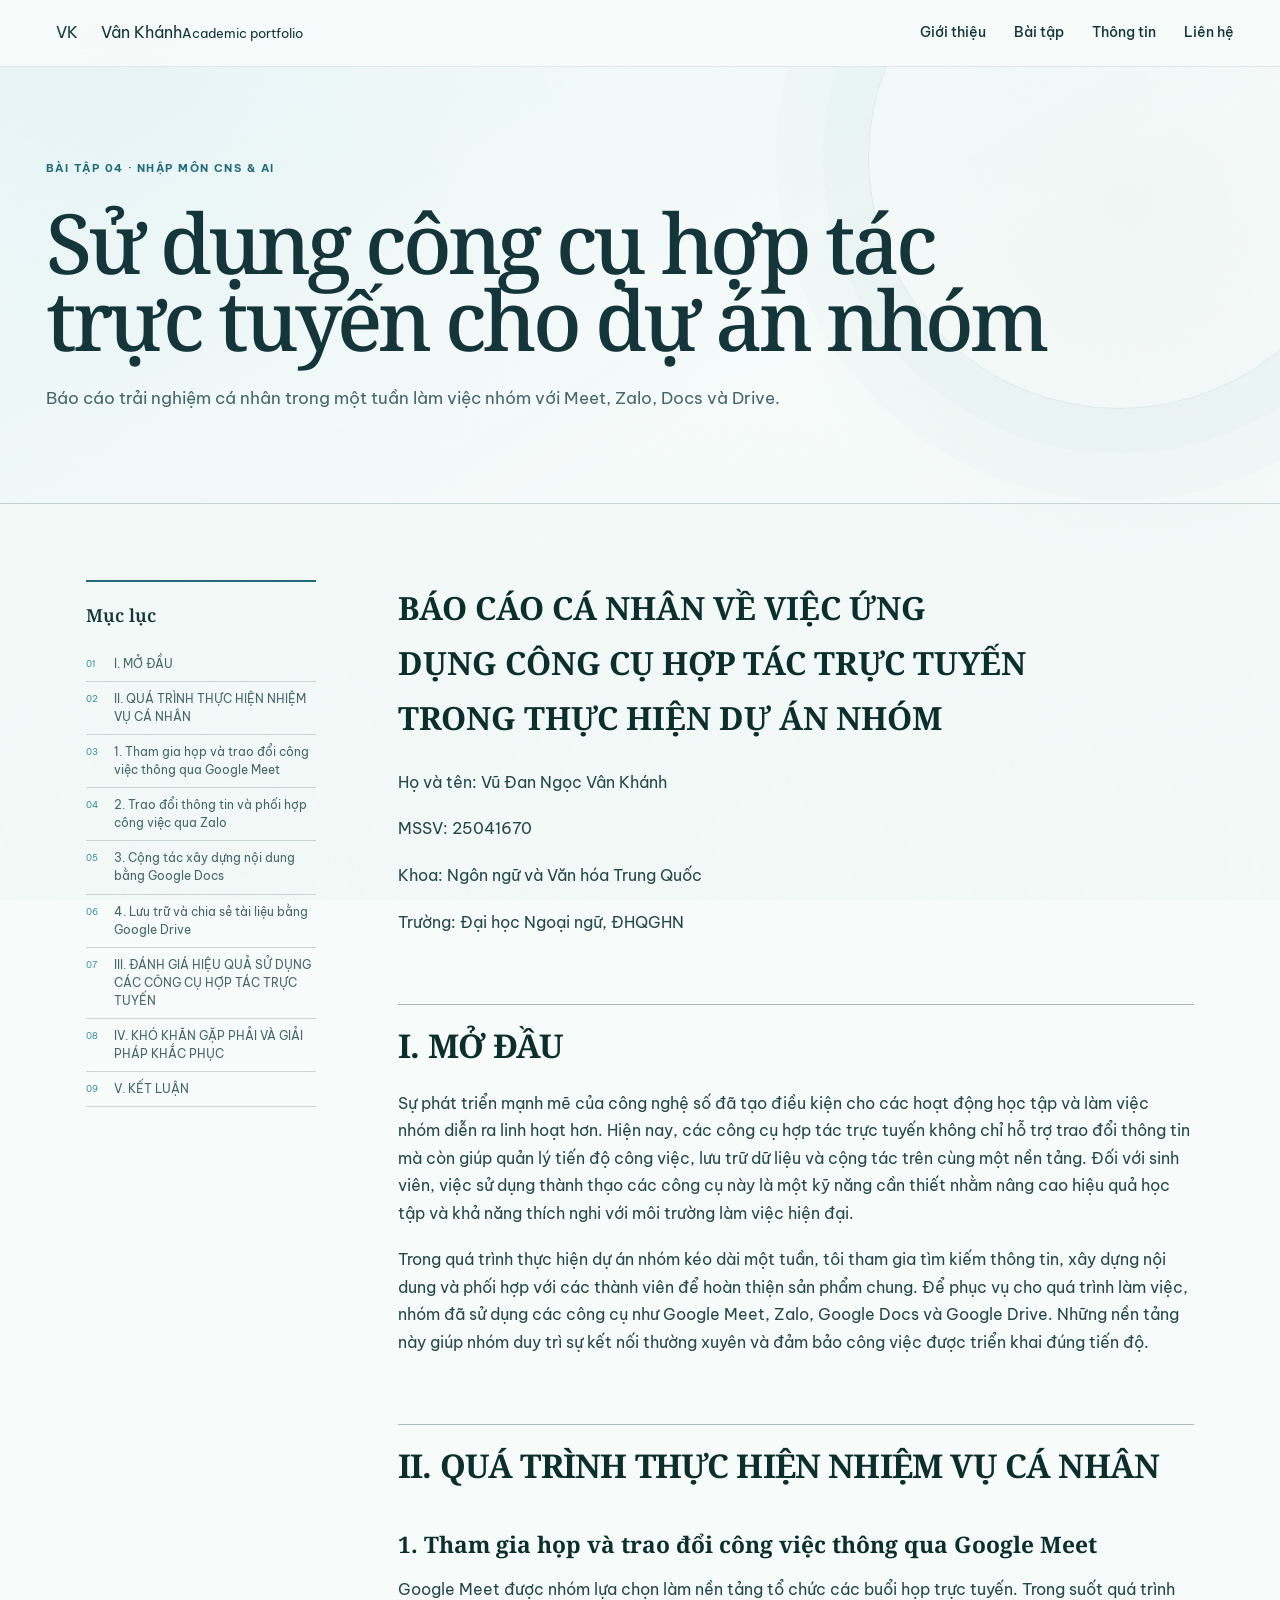
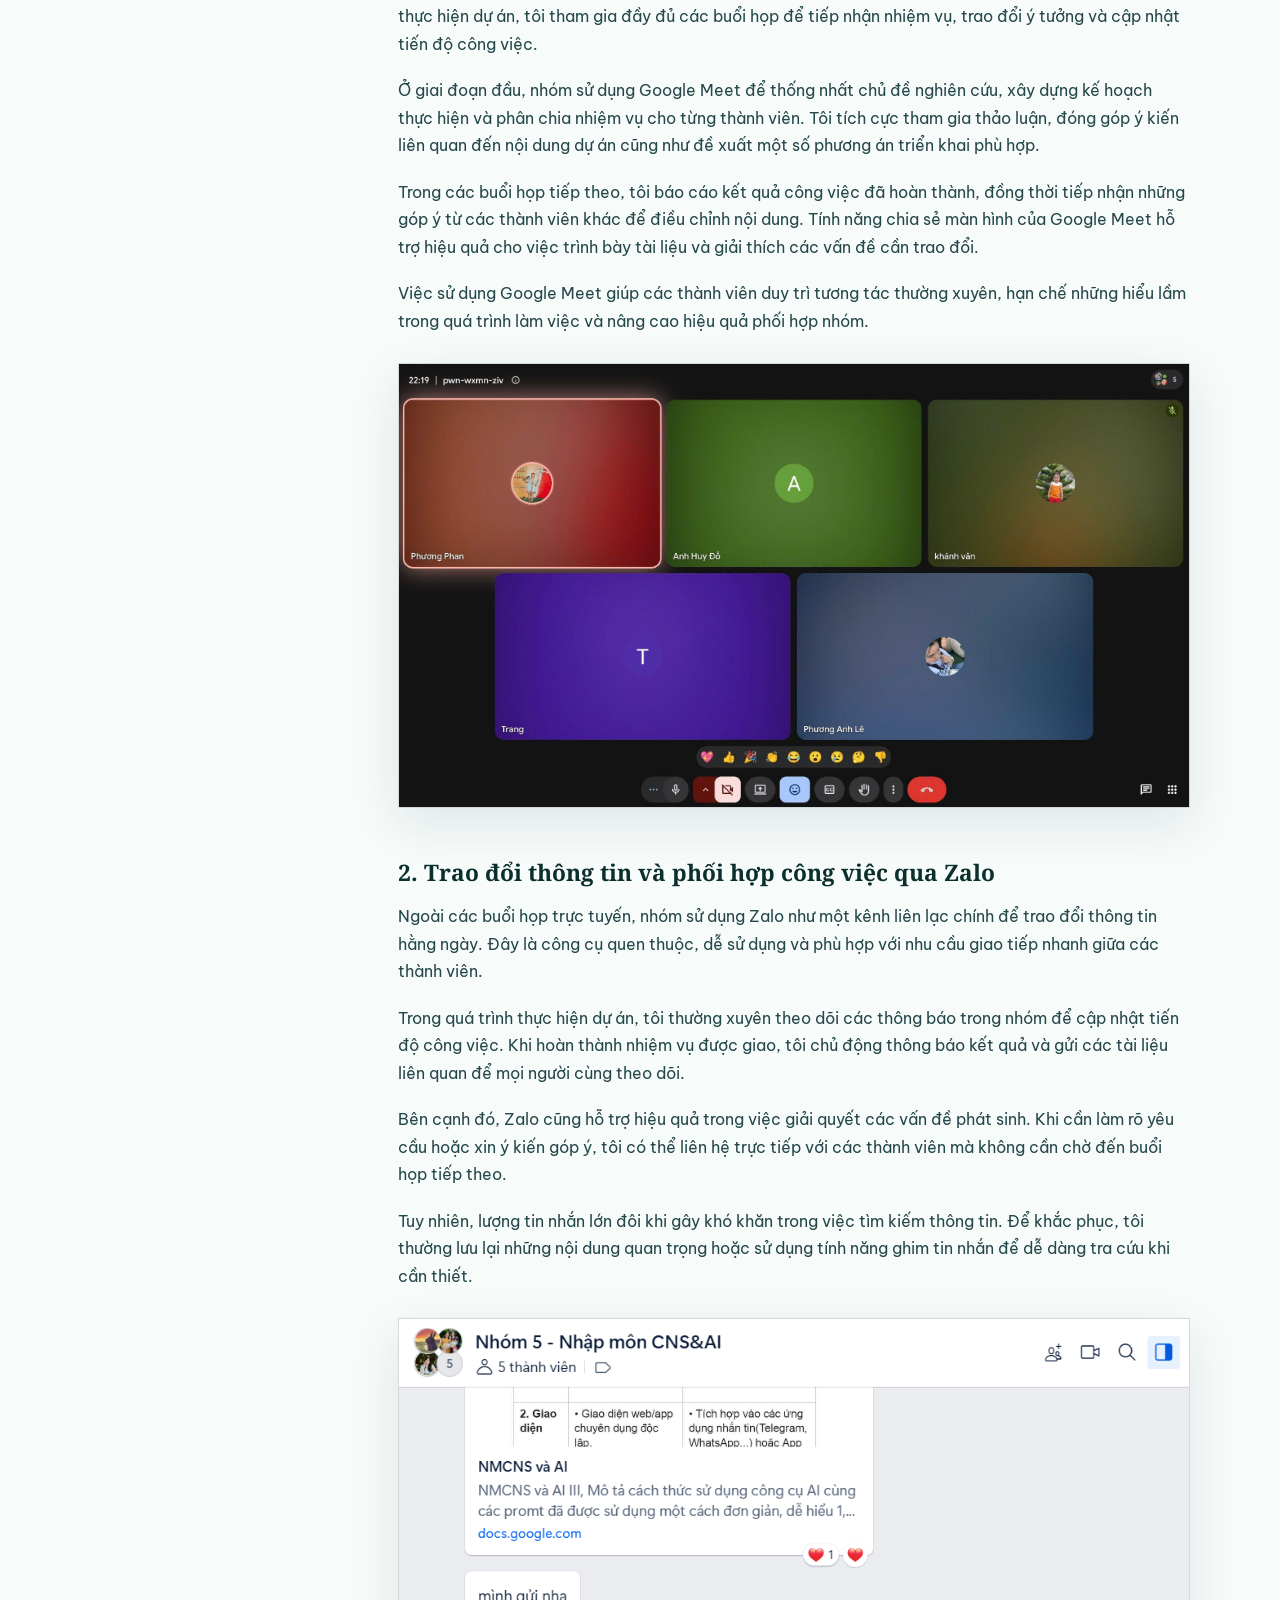
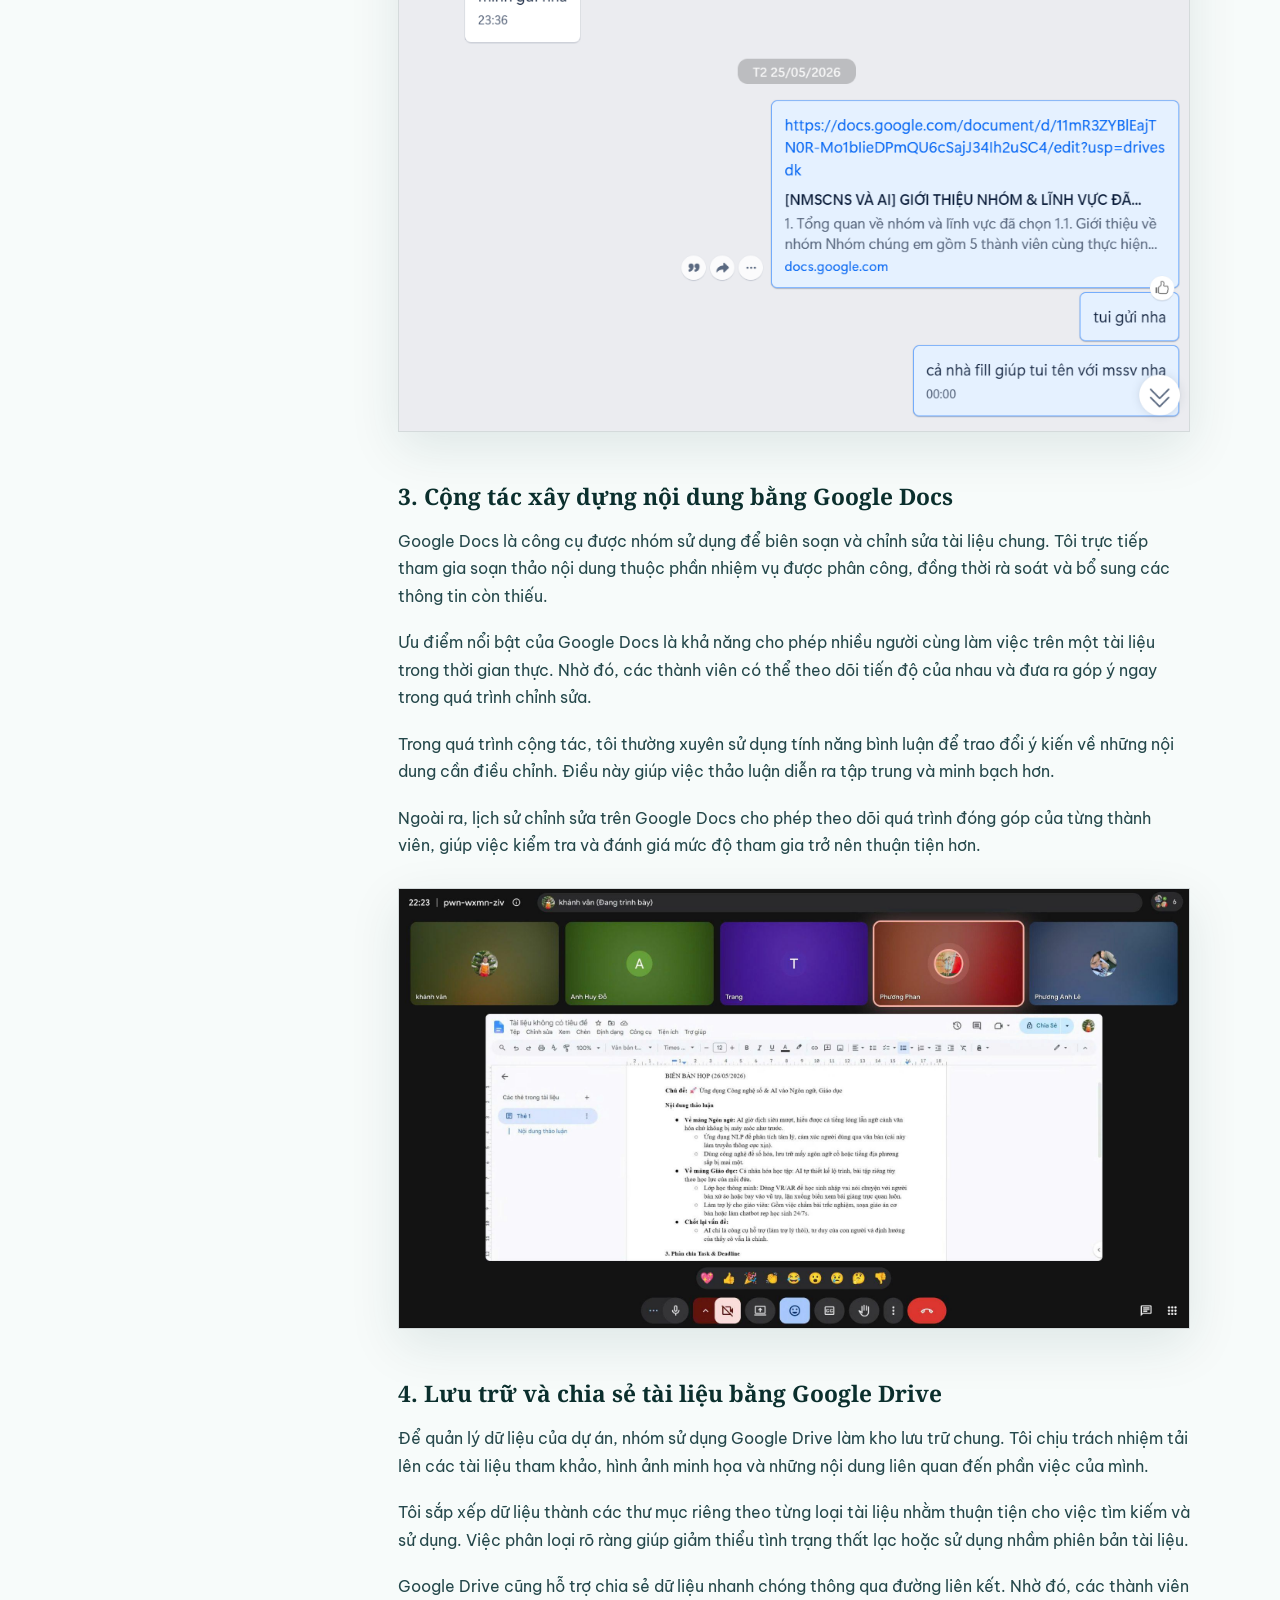
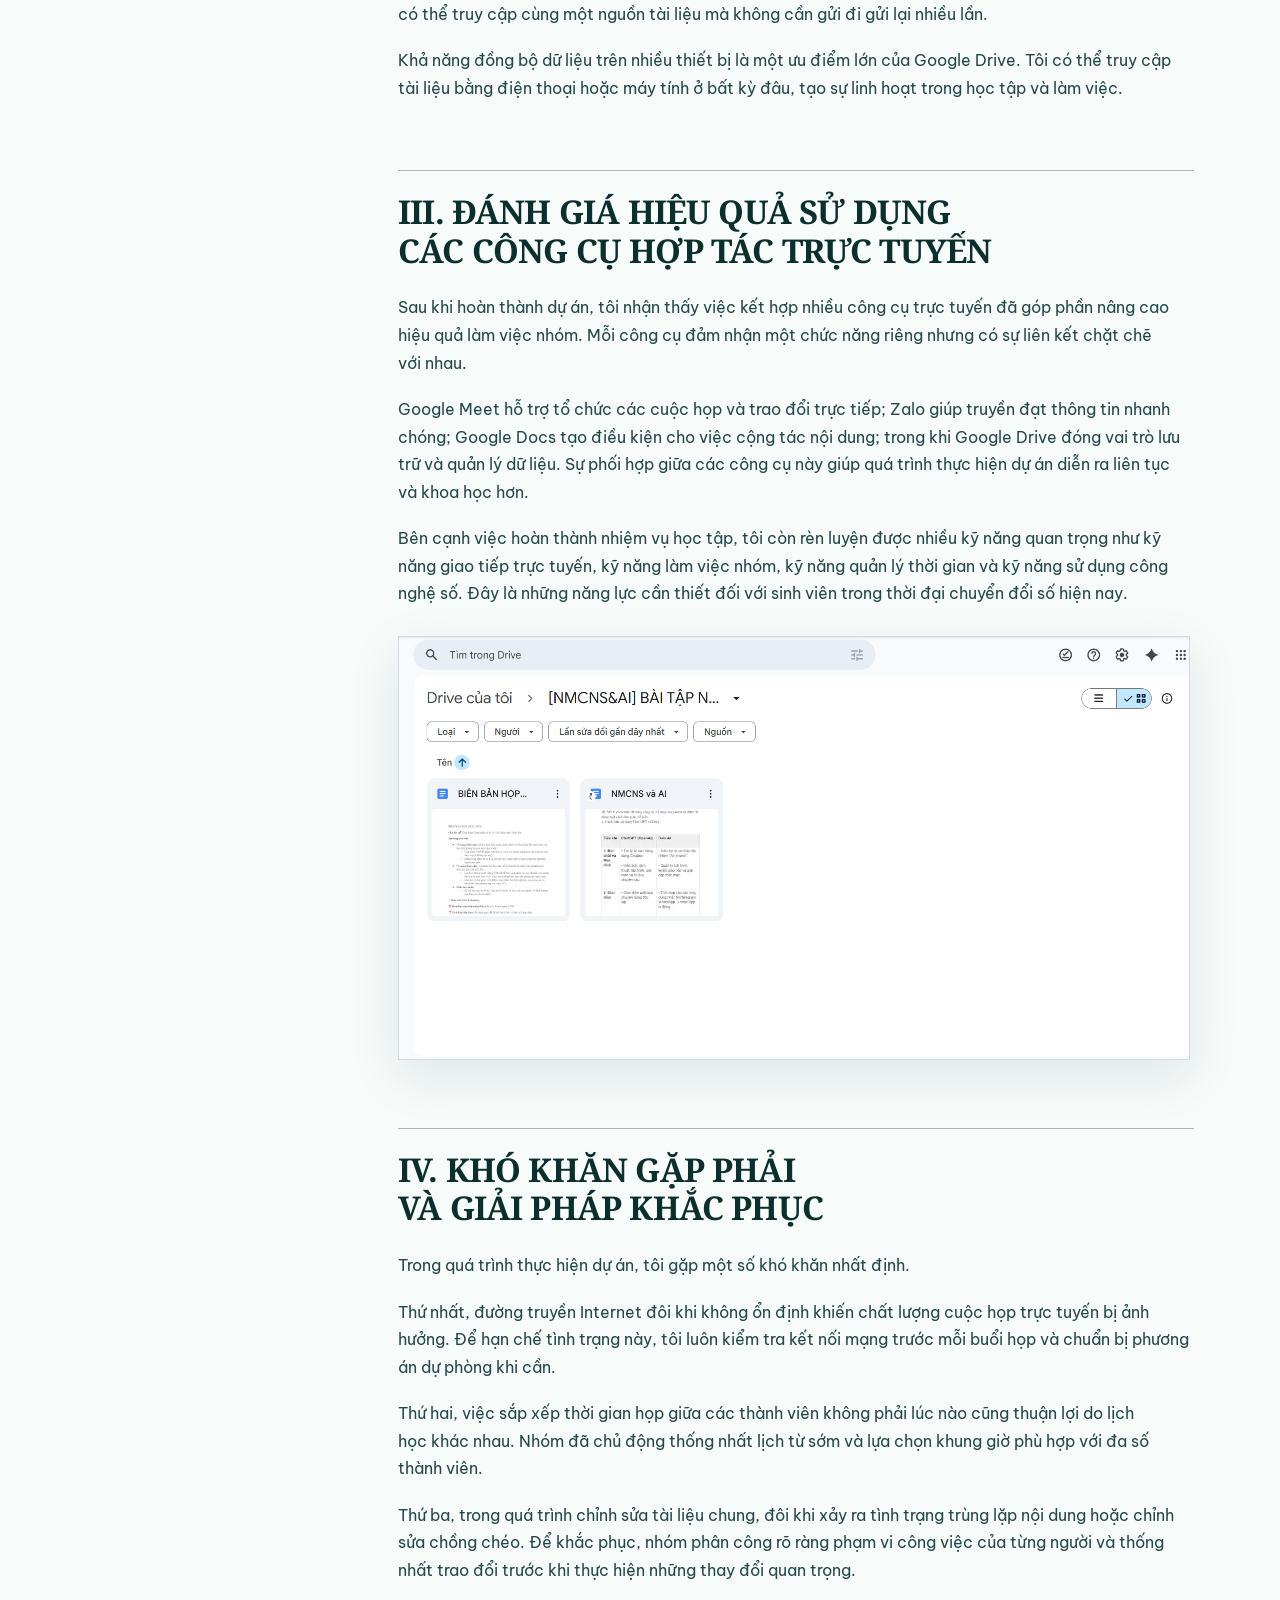
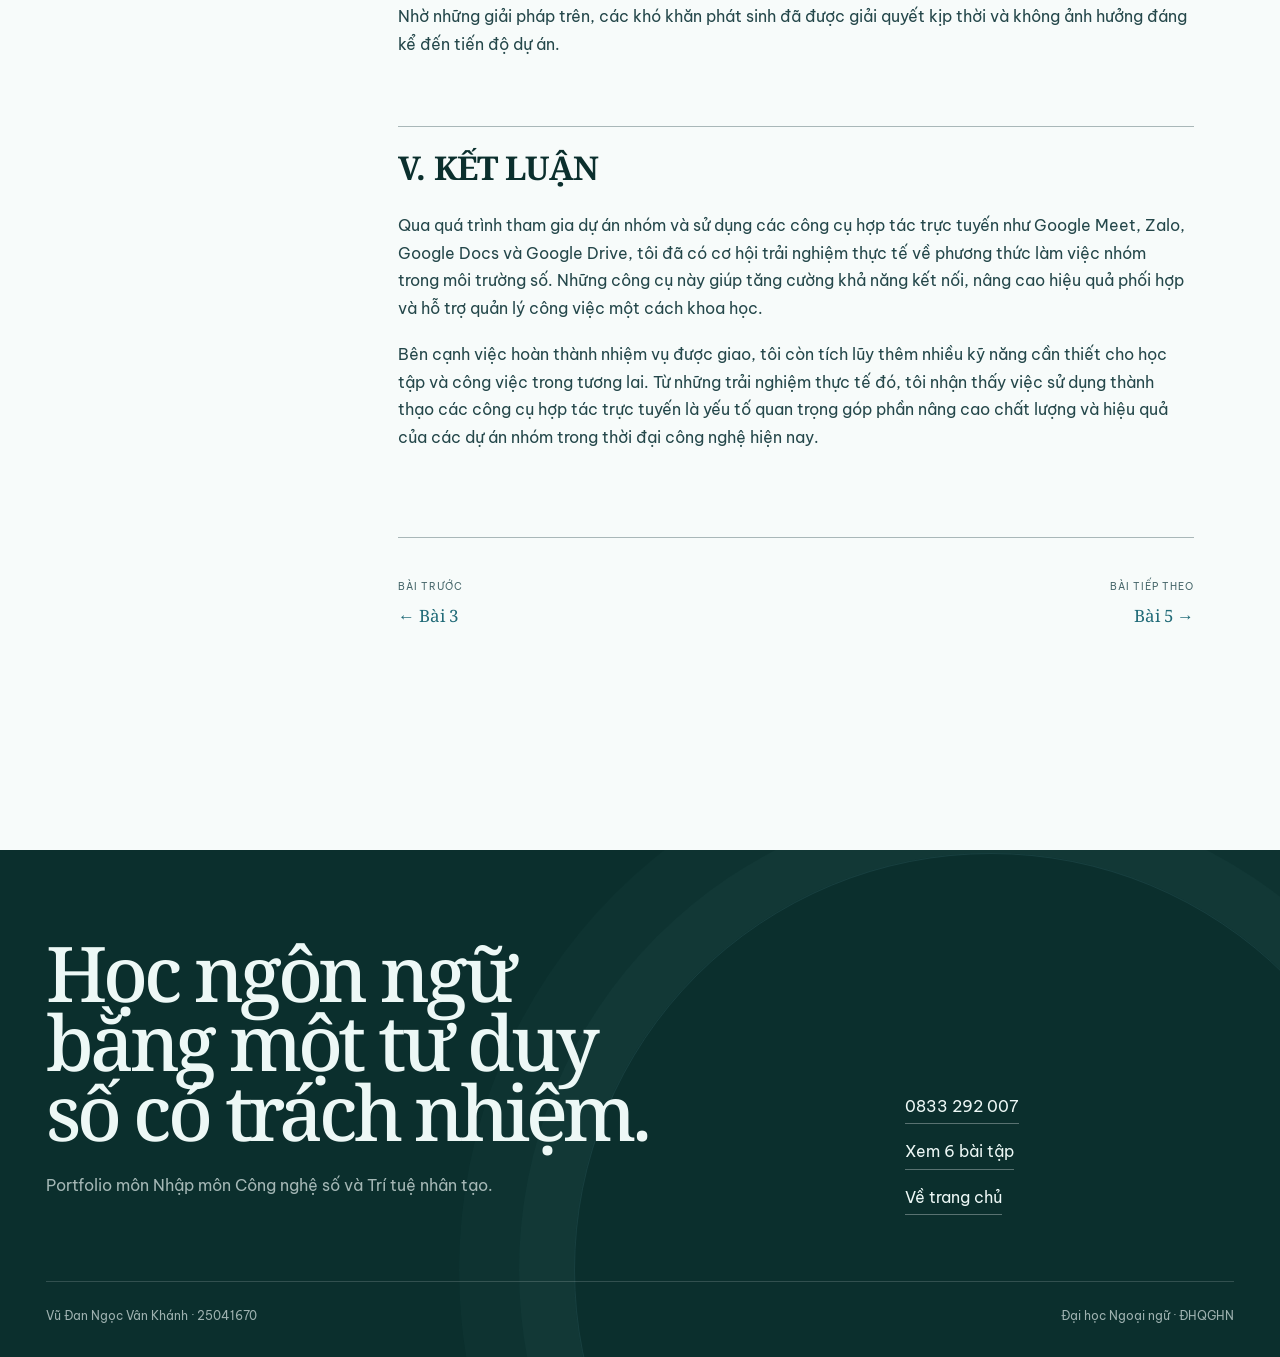
<file: bai-4.html>
<!doctype html><html lang="vi"><head><meta charset="utf-8"><meta name="viewport" content="width=device-width,initial-scale=1"><meta name="description" content="Báo cáo trải nghiệm cá nhân trong một tuần làm việc nhóm với Meet, Zalo, Docs và Drive."><title>Bài 4 · Sử dụng công cụ hợp tác trực tuyến cho dự án nhóm</title><link rel="icon" href="favicon.svg" type="image/svg+xml"><link rel="stylesheet" href="assets/css/styles.css"></head><body><div class="site-shell"><a class="skip-link" href="#main">Bỏ qua điều hướng</a><div class="paper-noise" aria-hidden="true"></div><header class="site-header"><div class="nav-wrap"><a class="brand" href="index.html"><span class="brand-mark">VK</span><span>Vân Khánh<small>Academic portfolio</small></span></a><button class="menu-btn" type="button" aria-expanded="false" aria-label="Mở menu">Menu</button><nav class="nav-links" aria-label="Điều hướng chính"><a href="index.html">Giới thiệu</a><a href="index.html#bai-tap">Bài tập</a><a href="index.html#thong-tin">Thông tin</a><a href="index.html#lien-he">Liên hệ</a></nav></div></header><main id="main"><section class="article-hero"><div class="container"><div class="crumb">Bài tập 04 · Nhập môn CNS &amp; AI</div><h1>Sử dụng công cụ hợp tác trực tuyến cho dự án nhóm</h1><p class="article-summary">Báo cáo trải nghiệm cá nhân trong một tuần làm việc nhóm với Meet, Zalo, Docs và Drive.</p></div></section><div class="article-layout"><aside class="toc"><strong>Mục lục</strong><ol><li><a href="#muc-2">I. MỞ ĐẦU</a></li><li><a href="#muc-3">II. QUÁ TRÌNH THỰC HIỆN NHIỆM VỤ CÁ NHÂN</a></li><li><a href="#muc-4">1. Tham gia họp và trao đổi công việc thông qua Google Meet</a></li><li><a href="#muc-5">2. Trao đổi thông tin và phối hợp công việc qua Zalo</a></li><li><a href="#muc-6">3. Cộng tác xây dựng nội dung bằng Google Docs</a></li><li><a href="#muc-7">4. Lưu trữ và chia sẻ tài liệu bằng Google Drive</a></li><li><a href="#muc-8">III. ĐÁNH GIÁ HIỆU QUẢ SỬ DỤNG CÁC CÔNG CỤ HỢP TÁC TRỰC TUYẾN</a></li><li><a href="#muc-9">IV. KHÓ KHĂN GẶP PHẢI VÀ GIẢI PHÁP KHẮC PHỤC</a></li><li><a href="#muc-10">V. KẾT LUẬN</a></li></ol></aside><article class="document"><h1 id="muc-1">
<b>BÁO
CÁO CÁ NHÂN VỀ VIỆC ỨNG DỤNG CÔNG CỤ HỢP TÁC TRỰC
TUYẾN TRONG THỰC HIỆN DỰ ÁN NHÓM</b></h1>
<p>Họ
và tên: Vũ Đan Ngọc Vân Khánh</p>
<p>MSSV:
25041670</p>
<p>Khoa:
Ngôn ngữ và Văn hóa Trung Quốc</p>
<p>Trường:
Đại học Ngoại ngữ, ĐHQGHN</p>
<h2 id="muc-2">
<b>I.
MỞ ĐẦU</b></h2>
<p>
Sự
phát triển mạnh mẽ của công nghệ số đã tạo điều
kiện cho các hoạt động học tập và làm việc nhóm diễn
ra linh hoạt hơn. Hiện nay, các công cụ hợp tác trực
tuyến không chỉ hỗ trợ trao đổi thông tin mà còn giúp
quản lý tiến độ công việc, lưu trữ dữ liệu và cộng
tác trên cùng một nền tảng. Đối với sinh viên, việc
sử dụng thành thạo các công cụ này là một kỹ năng
cần thiết nhằm nâng cao hiệu quả học tập và khả
năng thích nghi với môi trường làm việc hiện đại.</p>
<p>
Trong
quá trình thực hiện dự án nhóm kéo dài một tuần, tôi
tham gia tìm kiếm thông tin, xây dựng nội dung và phối
hợp với các thành viên để hoàn thiện sản phẩm chung.
Để phục vụ cho quá trình làm việc, nhóm đã sử dụng
các công cụ như Google Meet, Zalo, Google Docs và Google Drive.
Những nền tảng này giúp nhóm duy trì sự kết nối
thường xuyên và đảm bảo công việc được triển khai
đúng tiến độ.</p>
<h2 id="muc-3">
<b>II.
QUÁ TRÌNH THỰC HIỆN NHIỆM VỤ CÁ NHÂN</b></h2>
<h3 id="muc-4">
<b>1.
Tham gia họp và trao đổi công việc thông qua Google Meet</b></h3>
<p>
Google
Meet được nhóm lựa chọn làm nền tảng tổ chức các
buổi họp trực tuyến. Trong suốt quá trình thực hiện
dự án, tôi tham gia đầy đủ các buổi họp để tiếp
nhận nhiệm vụ, trao đổi ý tưởng và cập nhật tiến
độ công việc.</p>
<p>
Ở
giai đoạn đầu, nhóm sử dụng Google Meet để thống nhất
chủ đề nghiên cứu, xây dựng kế hoạch thực hiện và
phân chia nhiệm vụ cho từng thành viên. Tôi tích cực
tham gia thảo luận, đóng góp ý kiến liên quan đến nội
dung dự án cũng như đề xuất một số phương án triển
khai phù hợp.</p>
<p>
Trong
các buổi họp tiếp theo, tôi báo cáo kết quả công việc
đã hoàn thành, đồng thời tiếp nhận những góp ý từ
các thành viên khác để điều chỉnh nội dung. Tính năng
chia sẻ màn hình của Google Meet hỗ trợ hiệu quả cho
việc trình bày tài liệu và giải thích các vấn đề cần
trao đổi.</p>
<p>
Việc
sử dụng Google Meet giúp các thành viên duy trì tương tác
thường xuyên, hạn chế những hiểu lầm trong quá trình
làm việc và nâng cao hiệu quả phối hợp nhóm.</p>
<p>
<img alt="Buổi họp nhóm trên Google Meet" loading="eager" src="assets/img/bai-4-633a6726.jpg"/>
</p>
<h3 id="muc-5">
<b>2.
Trao đổi thông tin và phối hợp công việc qua Zalo</b></h3>
<p>
Ngoài
các buổi họp trực tuyến, nhóm sử dụng Zalo như một
kênh liên lạc chính để trao đổi thông tin hằng ngày.
Đây là công cụ quen thuộc, dễ sử dụng và phù hợp
với nhu cầu giao tiếp nhanh giữa các thành viên.</p>
<p>
Trong
quá trình thực hiện dự án, tôi thường xuyên theo dõi
các thông báo trong nhóm để cập nhật tiến độ công
việc. Khi hoàn thành nhiệm vụ được giao, tôi chủ động
thông báo kết quả và gửi các tài liệu liên quan để
mọi người cùng theo dõi.</p>
<p>
Bên
cạnh đó, Zalo cũng hỗ trợ hiệu quả trong việc giải
quyết các vấn đề phát sinh. Khi cần làm rõ yêu cầu
hoặc xin ý kiến góp ý, tôi có thể liên hệ trực tiếp
với các thành viên mà không cần chờ đến buổi họp
tiếp theo.</p>
<p>
Tuy
nhiên, lượng tin nhắn lớn đôi khi gây khó khăn trong
việc tìm kiếm thông tin. Để khắc phục, tôi thường
lưu lại những nội dung quan trọng hoặc sử dụng tính
năng ghim tin nhắn để dễ dàng tra cứu khi cần thiết.</p>
<p>
<img alt="Trao đổi công việc trong nhóm Zalo" loading="eager" src="assets/img/bai-4-a22232f4.png"/>
</p>
<h3 id="muc-6">
<b>3.
Cộng tác xây dựng nội dung bằng Google Docs</b></h3>
<p>
Google
Docs là công cụ được nhóm sử dụng để biên soạn và
chỉnh sửa tài liệu chung. Tôi trực tiếp tham gia soạn
thảo nội dung thuộc phần nhiệm vụ được phân công,
đồng thời rà soát và bổ sung các thông tin còn thiếu.</p>
<p>
Ưu
điểm nổi bật của Google Docs là khả năng cho phép nhiều
người cùng làm việc trên một tài liệu trong thời gian
thực. Nhờ đó, các thành viên có thể theo dõi tiến độ
của nhau và đưa ra góp ý ngay trong quá trình chỉnh sửa.</p>
<p>
Trong
quá trình cộng tác, tôi thường xuyên sử dụng tính năng
bình luận để trao đổi ý kiến về những nội dung cần
điều chỉnh. Điều này giúp việc thảo luận diễn ra
tập trung và minh bạch hơn.</p>
<p>
Ngoài
ra, lịch sử chỉnh sửa trên Google Docs cho phép theo dõi
quá trình đóng góp của từng thành viên, giúp việc kiểm
tra và đánh giá mức độ tham gia trở nên thuận tiện
hơn.</p>
<p>
<img alt="Cộng tác tài liệu trực tuyến" loading="eager" src="assets/img/bai-4-7f64aed0.jpg"/>
</p>
<h3 id="muc-7">
<b>4.
Lưu trữ và chia sẻ tài liệu bằng Google Drive</b></h3>
<p>
Để
quản lý dữ liệu của dự án, nhóm sử dụng Google Drive
làm kho lưu trữ chung. Tôi chịu trách nhiệm tải lên các
tài liệu tham khảo, hình ảnh minh họa và những nội
dung liên quan đến phần việc của mình.</p>
<p>
Tôi
sắp xếp dữ liệu thành các thư mục riêng theo từng
loại tài liệu nhằm thuận tiện cho việc tìm kiếm và
sử dụng. Việc phân loại rõ ràng giúp giảm thiểu tình
trạng thất lạc hoặc sử dụng nhầm phiên bản tài
liệu.</p>
<p>
Google
Drive cũng hỗ trợ chia sẻ dữ liệu nhanh chóng thông qua
đường liên kết. Nhờ đó, các thành viên có thể truy
cập cùng một nguồn tài liệu mà không cần gửi đi gửi
lại nhiều lần.</p>
<p>
Khả
năng đồng bộ dữ liệu trên nhiều thiết bị là một
ưu điểm lớn của Google Drive. Tôi có thể truy cập tài
liệu bằng điện thoại hoặc máy tính ở bất kỳ đâu,
tạo sự linh hoạt trong học tập và làm việc.</p>
<h2 id="muc-8">
<b>III.
ĐÁNH GIÁ HIỆU QUẢ SỬ DỤNG CÁC CÔNG CỤ HỢP TÁC TRỰC
TUYẾN</b></h2>
<p>
Sau
khi hoàn thành dự án, tôi nhận thấy việc kết hợp
nhiều công cụ trực tuyến đã góp phần nâng cao hiệu
quả làm việc nhóm. Mỗi công cụ đảm nhận một chức
năng riêng nhưng có sự liên kết chặt chẽ với nhau.</p>
<p>
Google
Meet hỗ trợ tổ chức các cuộc họp và trao đổi trực
tiếp; Zalo giúp truyền đạt thông tin nhanh chóng; Google
Docs tạo điều kiện cho việc cộng tác nội dung; trong
khi Google Drive đóng vai trò lưu trữ và quản lý dữ liệu.
Sự phối hợp giữa các công cụ này giúp quá trình thực
hiện dự án diễn ra liên tục và khoa học hơn.</p>
<p>
Bên
cạnh việc hoàn thành nhiệm vụ học tập, tôi còn rèn
luyện được nhiều kỹ năng quan trọng như kỹ năng giao
tiếp trực tuyến, kỹ năng làm việc nhóm, kỹ năng quản
lý thời gian và kỹ năng sử dụng công nghệ số. Đây
là những năng lực cần thiết đối với sinh viên trong
thời đại chuyển đổi số hiện nay.</p>
<p>
<img alt="Thư mục tài liệu nhóm trên Google Drive" loading="eager" src="assets/img/bai-4-fa12943d.png"/>
</p>
<h2 id="muc-9">
<b>IV.
KHÓ KHĂN GẶP PHẢI VÀ GIẢI PHÁP KHẮC PHỤC</b></h2>
<p>
Trong
quá trình thực hiện dự án, tôi gặp một số khó khăn
nhất định.</p>
<p>
Thứ
nhất, đường truyền Internet đôi khi không ổn định
khiến chất lượng cuộc họp trực tuyến bị ảnh hưởng.
Để hạn chế tình trạng này, tôi luôn kiểm tra kết nối
mạng trước mỗi buổi họp và chuẩn bị phương án dự
phòng khi cần.</p>
<p>
Thứ
hai, việc sắp xếp thời gian họp giữa các thành viên
không phải lúc nào cũng thuận lợi do lịch học khác
nhau. Nhóm đã chủ động thống nhất lịch từ sớm và
lựa chọn khung giờ phù hợp với đa số thành viên.</p>
<p>
Thứ
ba, trong quá trình chỉnh sửa tài liệu chung, đôi khi xảy
ra tình trạng trùng lặp nội dung hoặc chỉnh sửa chồng
chéo. Để khắc phục, nhóm phân công rõ ràng phạm vi
công việc của từng người và thống nhất trao đổi
trước khi thực hiện những thay đổi quan trọng.</p>
<p>
Nhờ
những giải pháp trên, các khó khăn phát sinh đã được
giải quyết kịp thời và không ảnh hưởng đáng kể đến
tiến độ dự án.</p>
<h2 id="muc-10">
<b>V.
KẾT LUẬN</b></h2>
<p>
Qua
quá trình tham gia dự án nhóm và sử dụng các công cụ
hợp tác trực tuyến như Google Meet, Zalo, Google Docs và
Google Drive, tôi đã có cơ hội trải nghiệm thực tế về
phương thức làm việc nhóm trong môi trường số. Những
công cụ này giúp tăng cường khả năng kết nối, nâng
cao hiệu quả phối hợp và hỗ trợ quản lý công việc
một cách khoa học.</p>
<p>
Bên
cạnh việc hoàn thành nhiệm vụ được giao, tôi còn tích
lũy thêm nhiều kỹ năng cần thiết cho học tập và công
việc trong tương lai. Từ những trải nghiệm thực tế
đó, tôi nhận thấy việc sử dụng thành thạo các công
cụ hợp tác trực tuyến là yếu tố quan trọng góp phần
nâng cao chất lượng và hiệu quả của các dự án nhóm
trong thời đại công nghệ hiện nay.</p>
<nav class="page-nav" aria-label="Điều hướng bài tập"><a href="bai-3.html"><small>Bài trước</small>← Bài 3</a><a href="bai-5.html" style="text-align:right"><small>Bài tiếp theo</small>Bài 5 →</a></nav></article></div></main><footer class="site-footer" id="lien-he"><div class="container"><div class="footer-grid"><div><h2>Học ngôn ngữ bằng một tư duy số có trách nhiệm.</h2><p>Portfolio môn Nhập môn Công nghệ số và Trí tuệ nhân tạo.</p></div><div class="footer-links"><a href="tel:0833292007">0833 292 007</a><a href="index.html#bai-tap">Xem 6 bài tập</a><a href="index.html">Về trang chủ</a></div></div><div class="footer-bottom"><span>Vũ Đan Ngọc Vân Khánh · 25041670</span><span>Đại học Ngoại ngữ · ĐHQGHN</span></div></div></footer></div><script src="assets/js/main.js"></script></body></html>
</file>
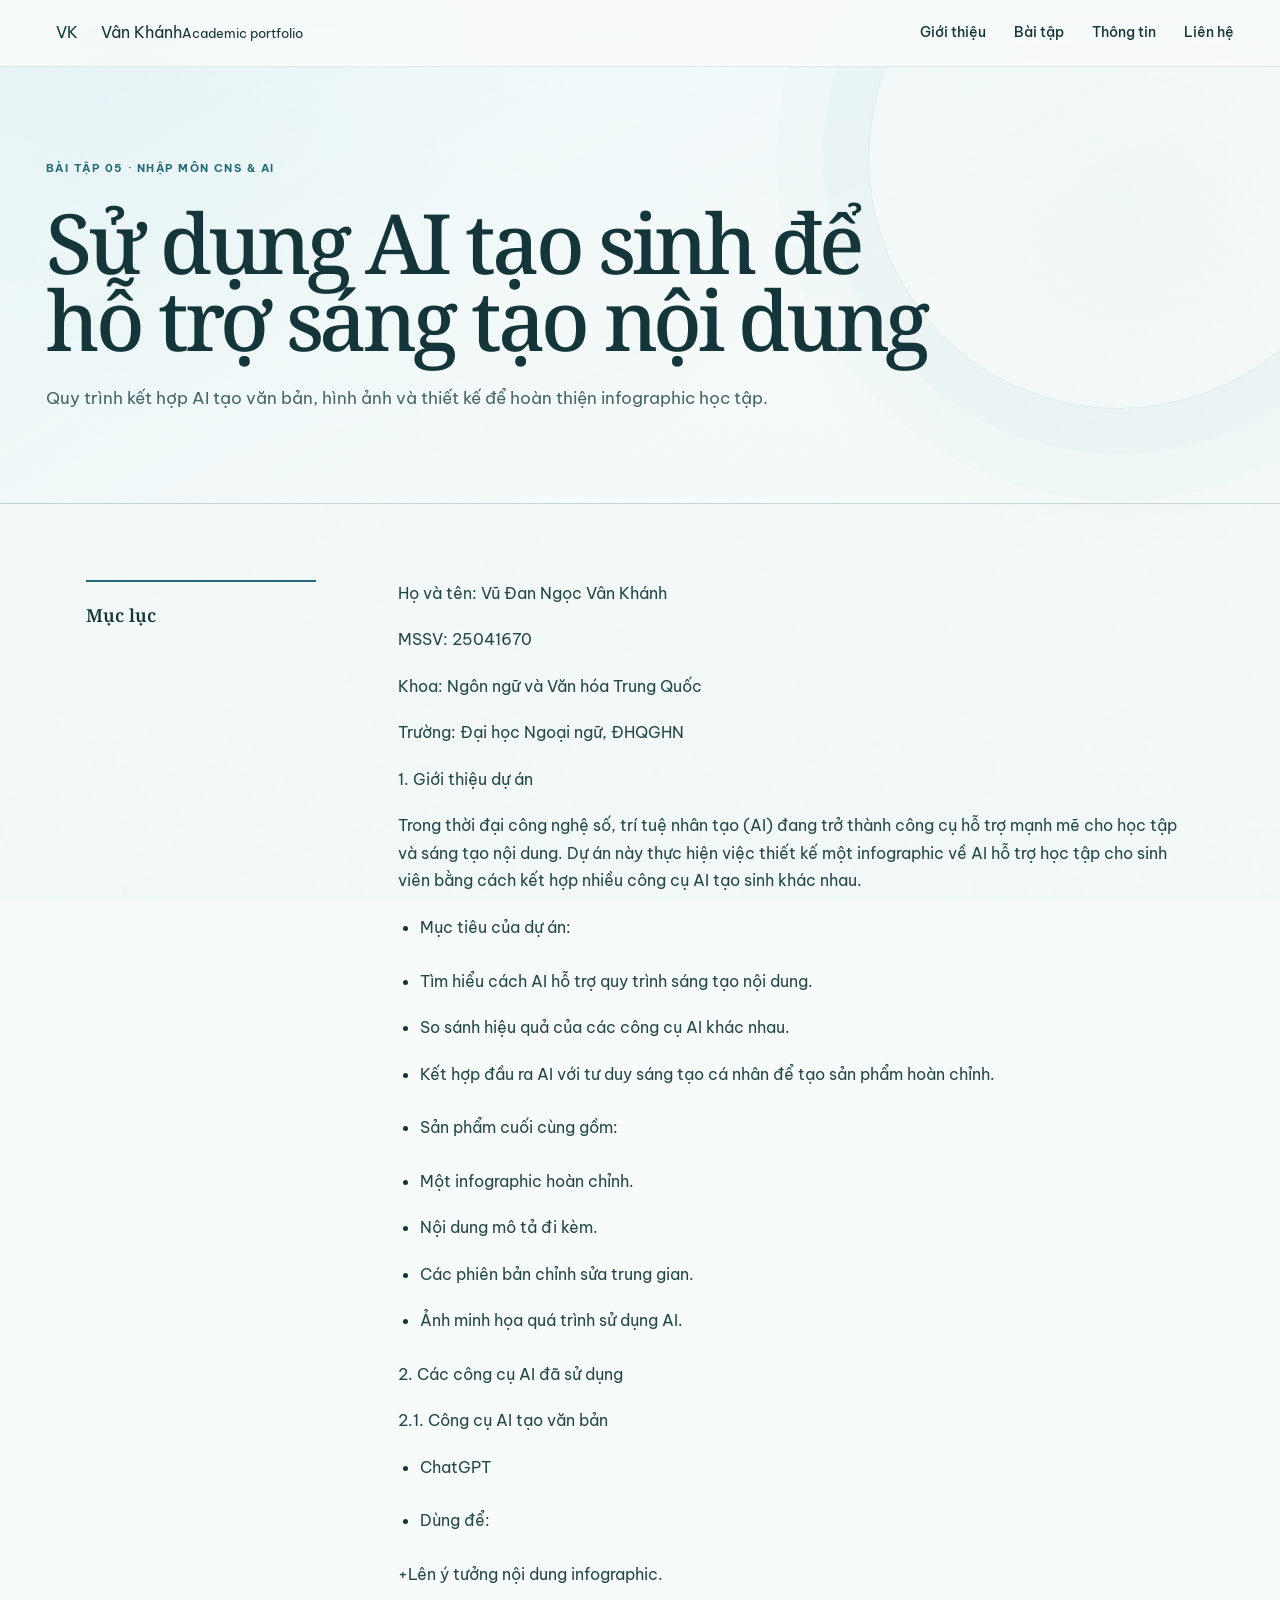
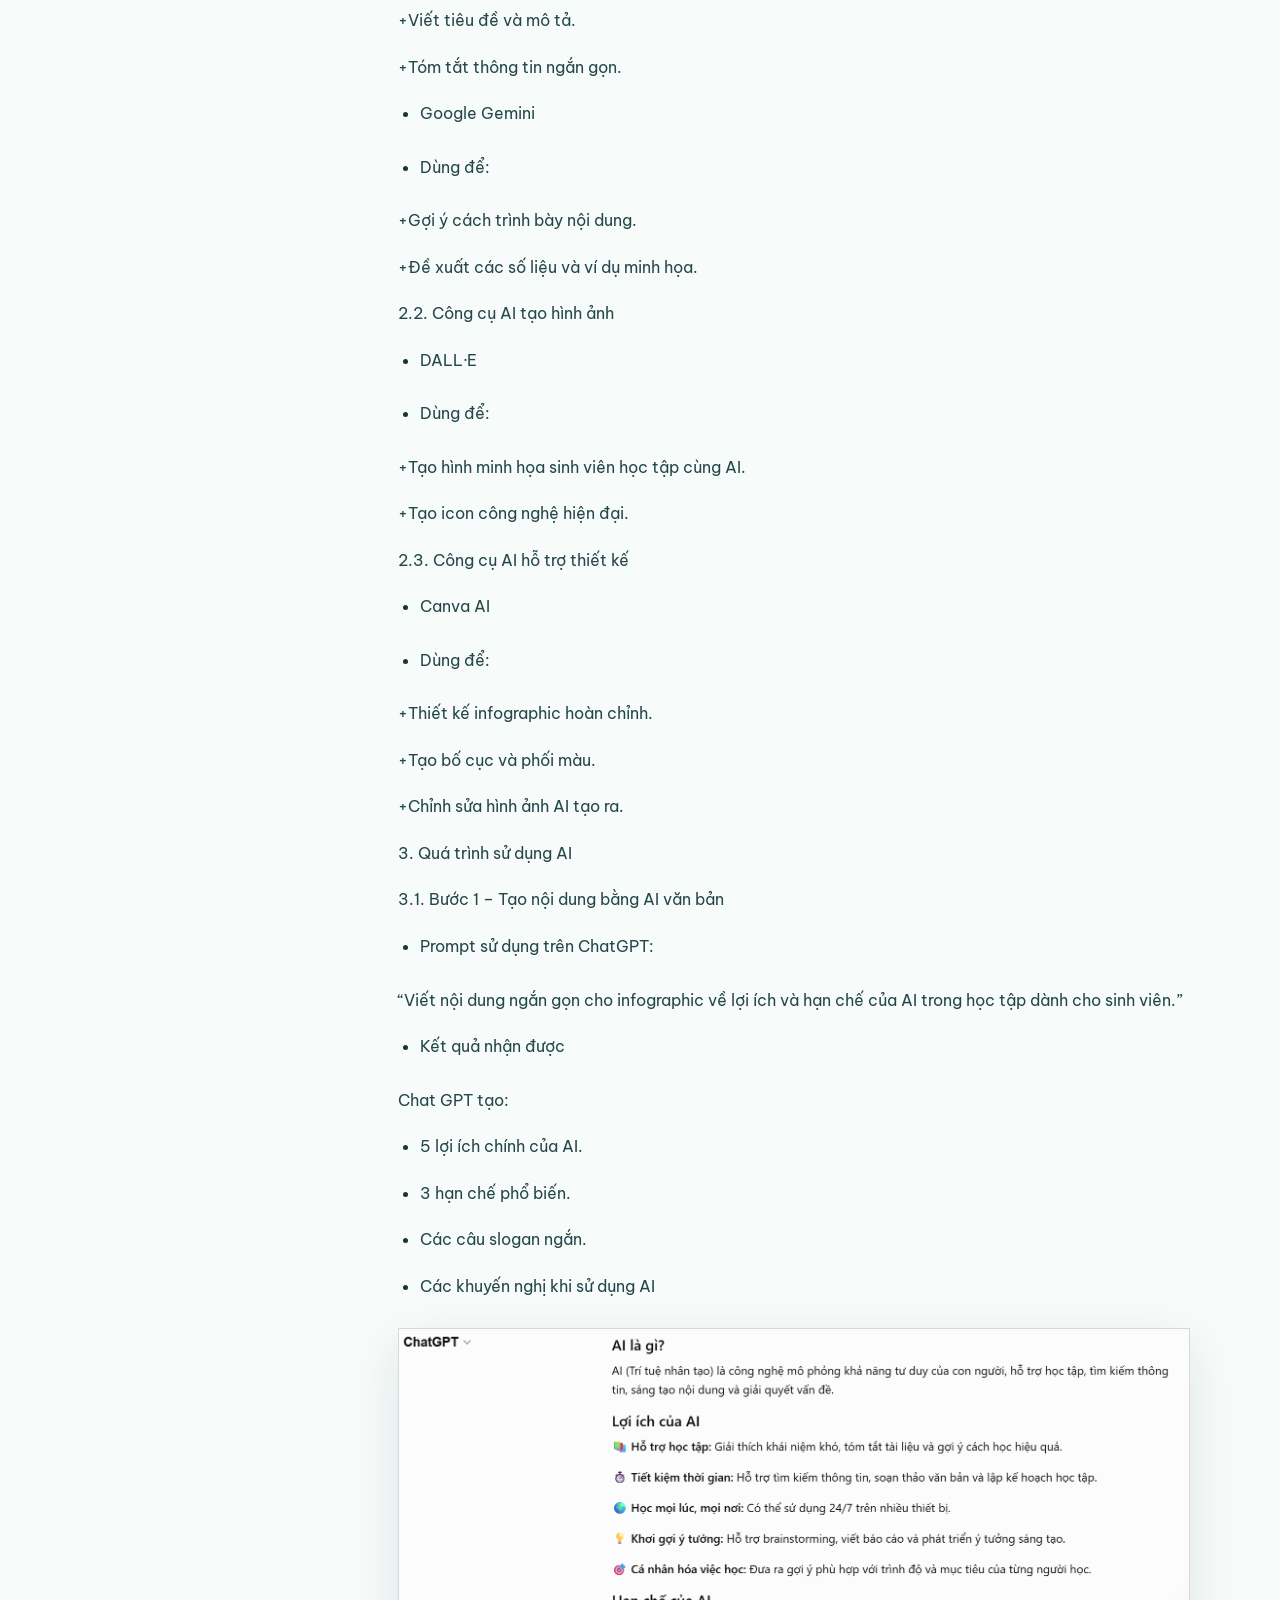
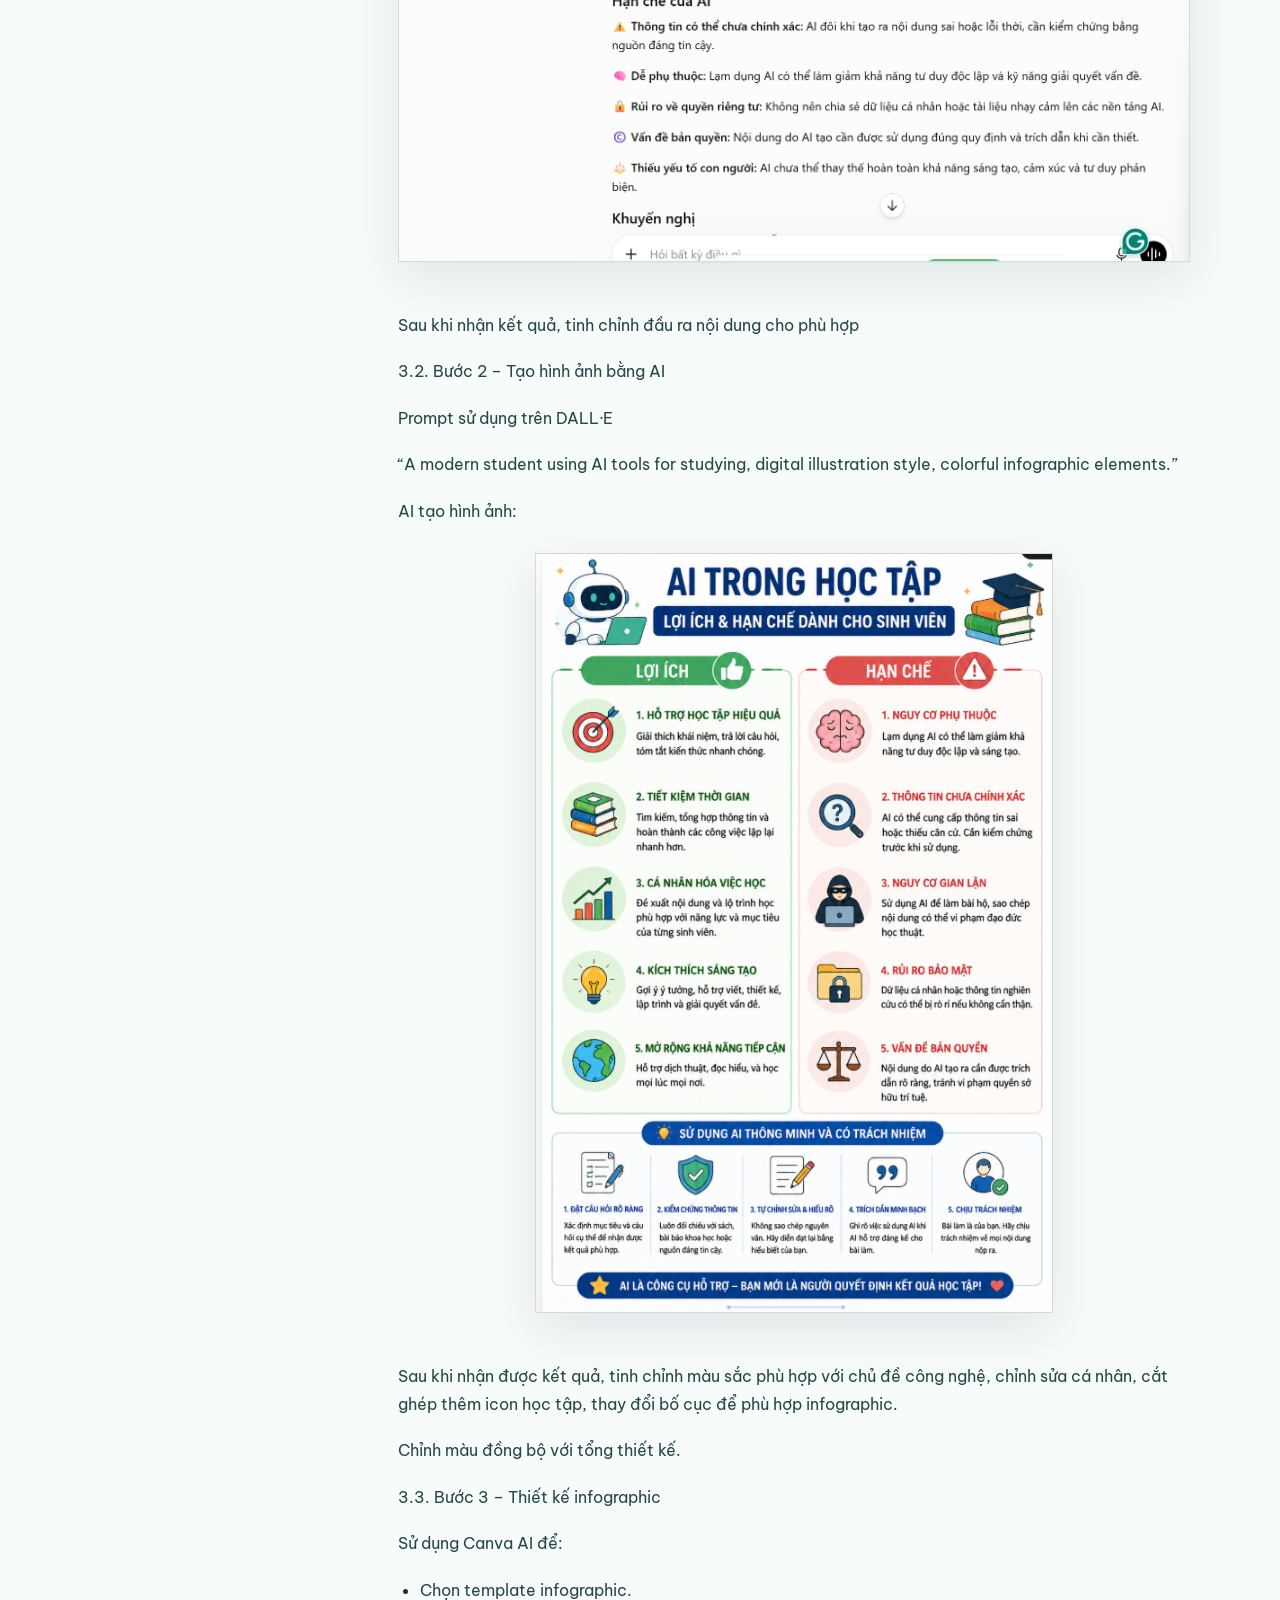
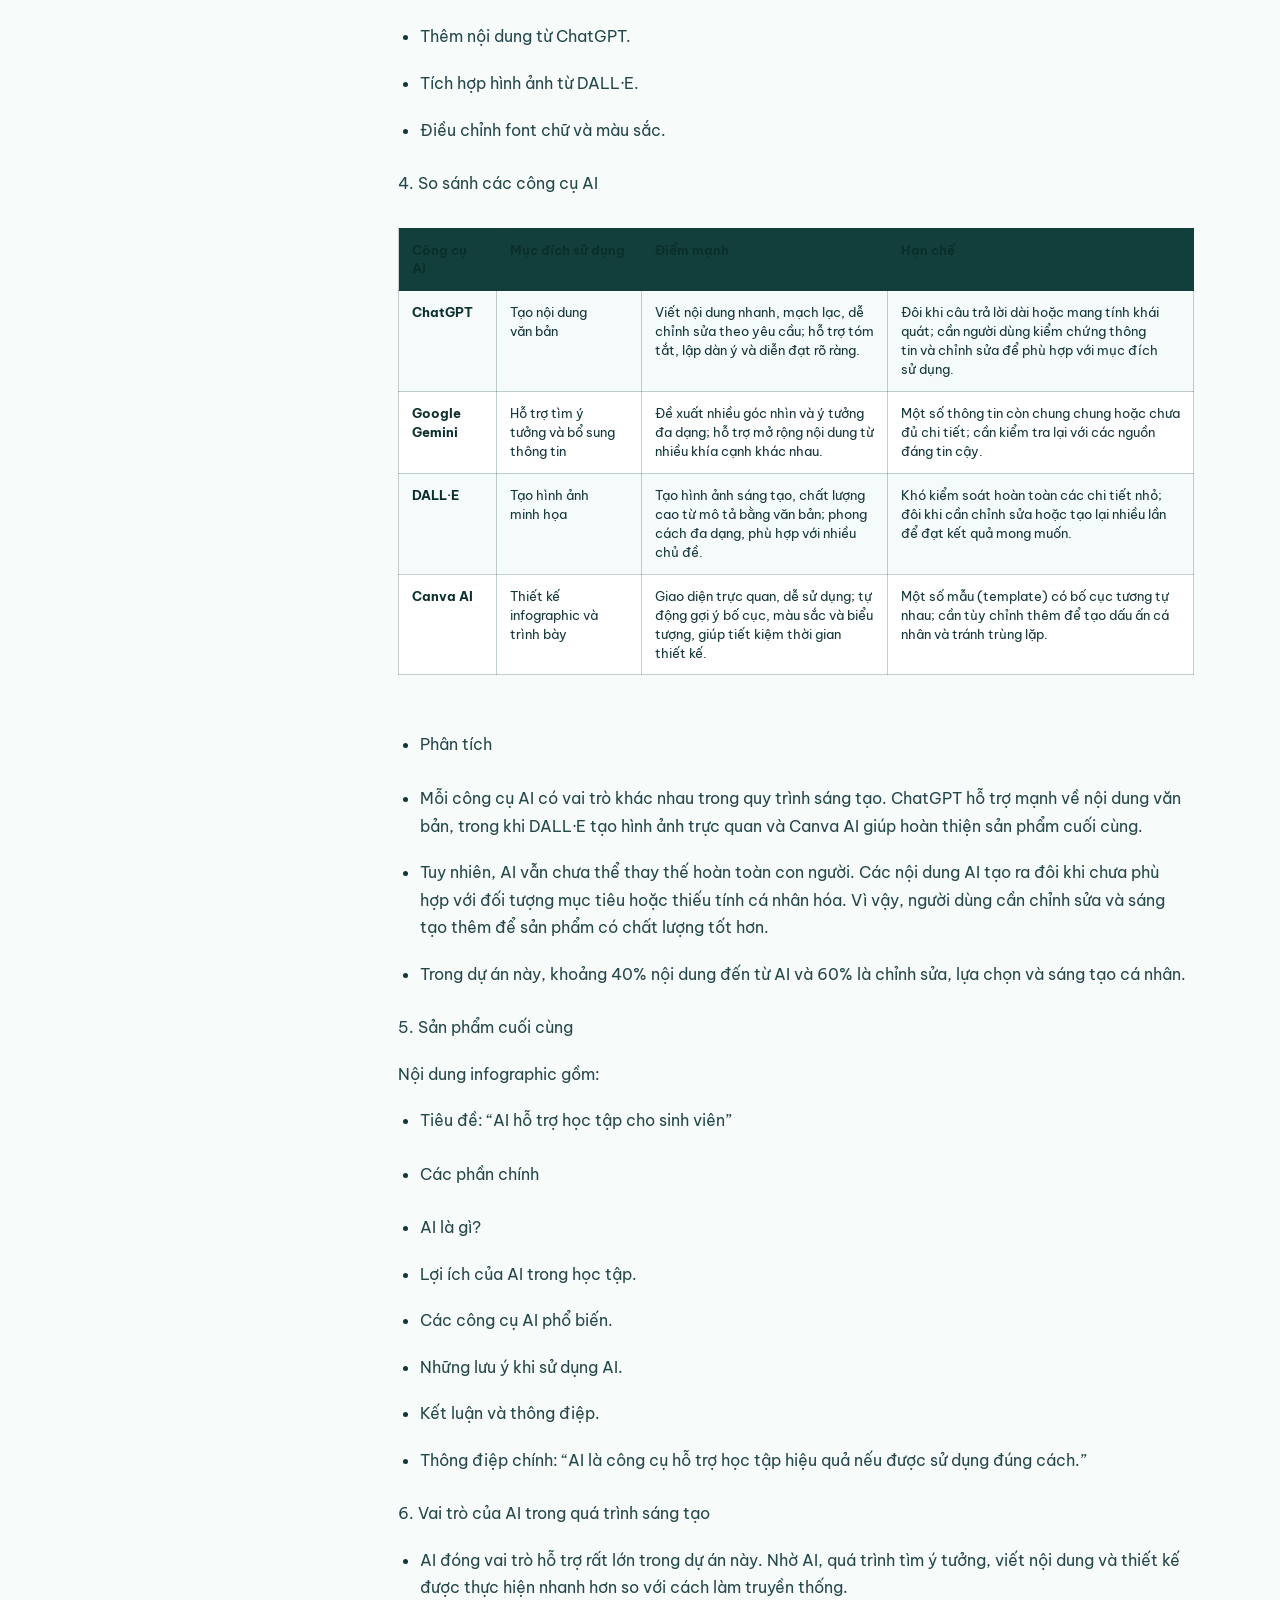
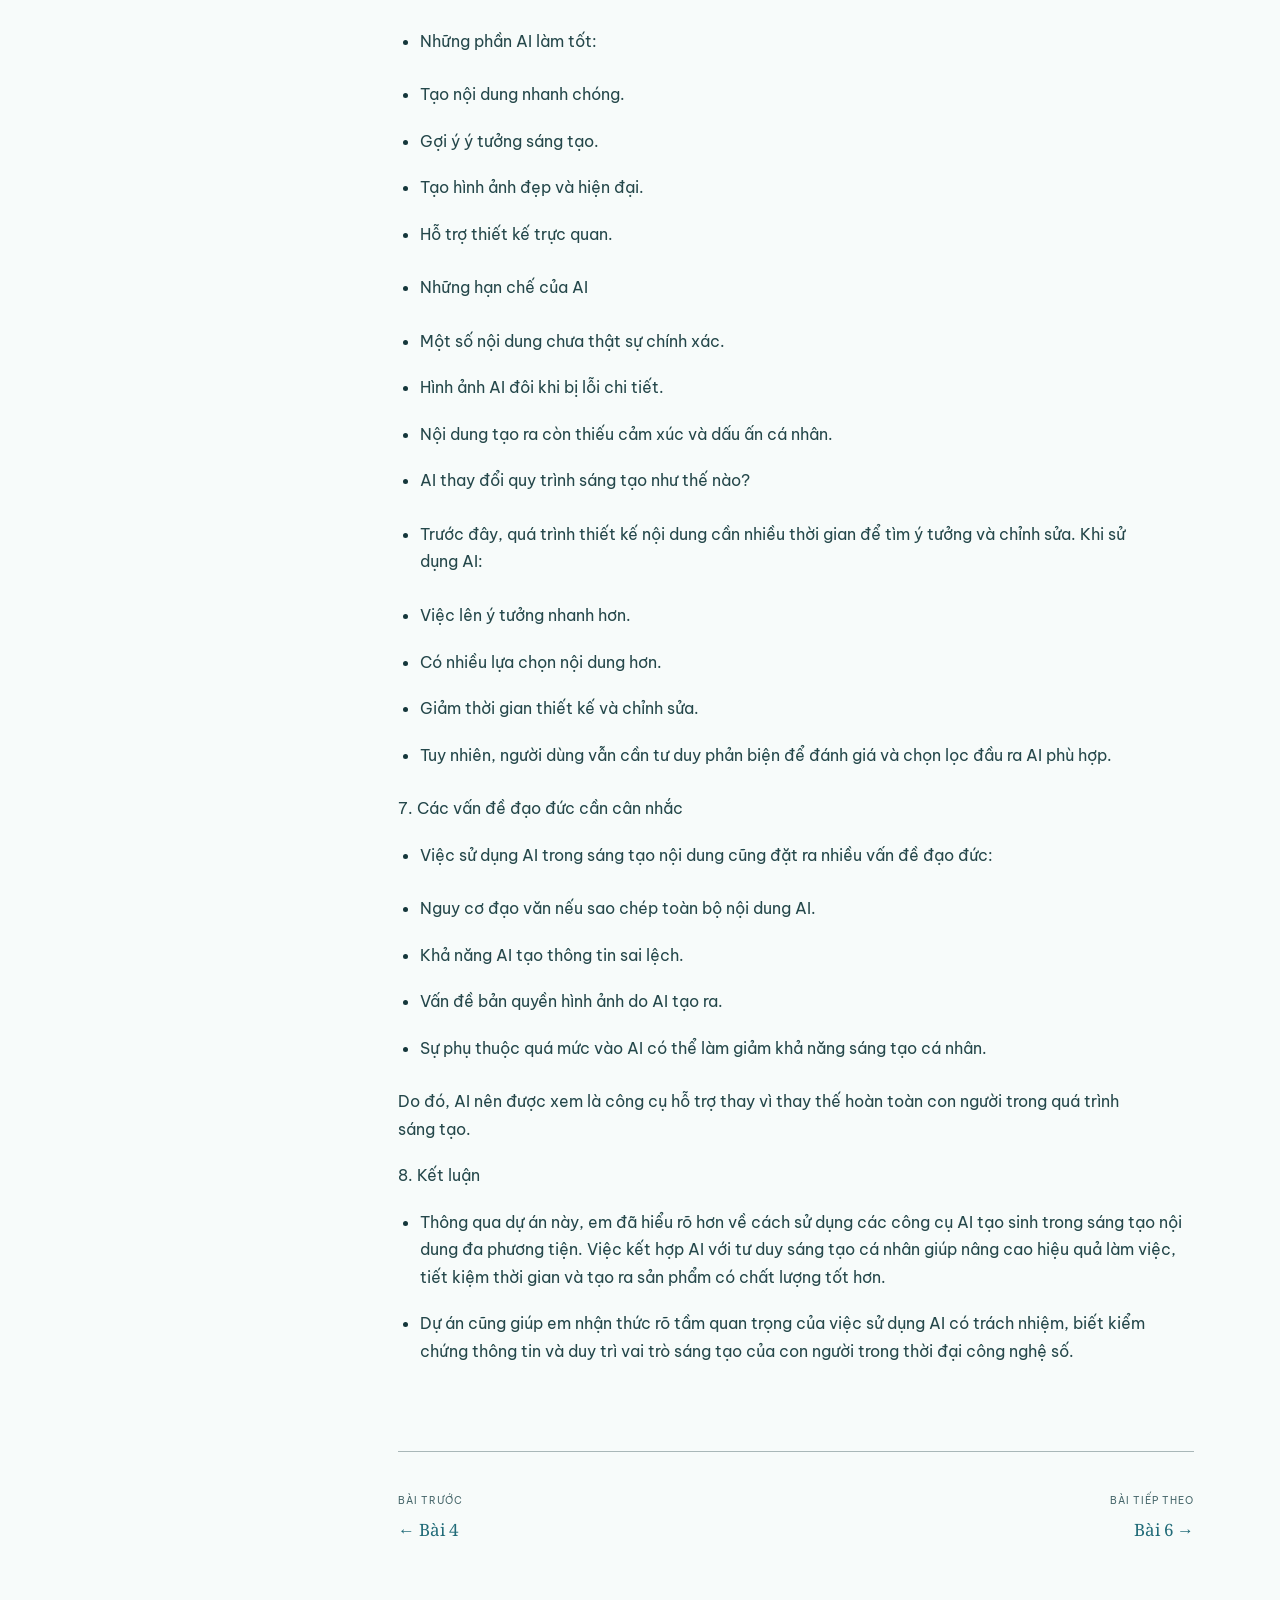
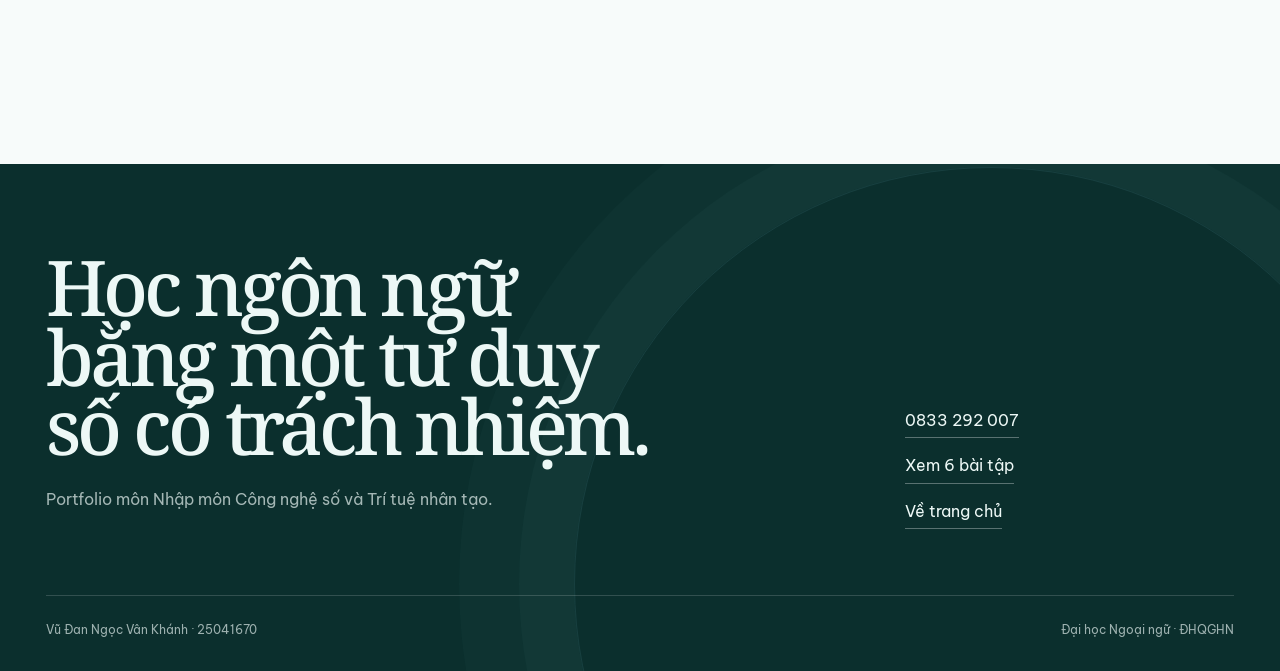
<file: bai-5.html>
<!doctype html><html lang="vi"><head><meta charset="utf-8"><meta name="viewport" content="width=device-width,initial-scale=1"><meta name="description" content="Quy trình kết hợp AI tạo văn bản, hình ảnh và thiết kế để hoàn thiện infographic học tập."><title>Bài 5 · Sử dụng AI tạo sinh để hỗ trợ sáng tạo nội dung</title><link rel="icon" href="favicon.svg" type="image/svg+xml"><link rel="stylesheet" href="assets/css/styles.css"></head><body><div class="site-shell"><a class="skip-link" href="#main">Bỏ qua điều hướng</a><div class="paper-noise" aria-hidden="true"></div><header class="site-header"><div class="nav-wrap"><a class="brand" href="index.html"><span class="brand-mark">VK</span><span>Vân Khánh<small>Academic portfolio</small></span></a><button class="menu-btn" type="button" aria-expanded="false" aria-label="Mở menu">Menu</button><nav class="nav-links" aria-label="Điều hướng chính"><a href="index.html">Giới thiệu</a><a href="index.html#bai-tap">Bài tập</a><a href="index.html#thong-tin">Thông tin</a><a href="index.html#lien-he">Liên hệ</a></nav></div></header><main id="main"><section class="article-hero"><div class="container"><div class="crumb">Bài tập 05 · Nhập môn CNS &amp; AI</div><h1>Sử dụng AI tạo sinh để hỗ trợ sáng tạo nội dung</h1><p class="article-summary">Quy trình kết hợp AI tạo văn bản, hình ảnh và thiết kế để hoàn thiện infographic học tập.</p></div></section><div class="article-layout"><aside class="toc"><strong>Mục lục</strong><ol></ol></aside><article class="document"><p>
Họ và tên: Vũ Đan Ngọc
Vân Khánh</p>
<p>MSSV:
25041670</p>
<p>Khoa:
Ngôn ngữ và Văn hóa Trung Quốc</p>
<p>Trường:
Đại học Ngoại ngữ, ĐHQGHN</p>
<p>1.
Giới thiệu dự án</p>
<p>Trong
thời đại công nghệ số, trí tuệ nhân tạo (AI) đang
trở thành công cụ hỗ trợ mạnh mẽ cho học tập và
sáng tạo nội dung. Dự án này thực hiện việc thiết kế
một infographic về AI hỗ trợ học tập cho sinh viên bằng
cách kết hợp nhiều công cụ AI tạo sinh khác nhau.</p>
<ul>
<li><p>Mục
	tiêu của dự án:</p></li>
</ul>
<ul>
<li><p>Tìm
	hiểu cách AI hỗ trợ quy trình sáng tạo nội dung.</p></li>
<li><p>So
	sánh hiệu quả của các công cụ AI khác nhau.</p></li>
<li><p>Kết
	hợp đầu ra AI với tư duy sáng tạo cá nhân để tạo
	sản phẩm hoàn chỉnh.</p></li>
</ul>
<ul>
<li><p>Sản
	phẩm cuối cùng gồm:</p></li>
</ul>
<ul>
<li><p>Một
	infographic hoàn chỉnh.</p></li>
<li><p>Nội
	dung mô tả đi kèm.</p></li>
<li><p>Các
	phiên bản chỉnh sửa trung gian.</p></li>
<li><p>Ảnh
	minh họa quá trình sử dụng AI.</p></li>
</ul>
<p>2.
Các công cụ AI đã sử dụng</p>
<p>2.1.
Công cụ AI tạo văn bản</p>
<ul>
<li><p>ChatGPT</p></li>
</ul>
<ul>
<li><p>Dùng
	để:</p></li>
</ul>
<p>+Lên
ý tưởng nội dung infographic.</p>
<p>+Viết
tiêu đề và mô tả.</p>
<p>+Tóm
tắt thông tin ngắn gọn.</p>
<ul>
<li><p>Google
	Gemini</p></li>
</ul>
<ul>
<li><p>Dùng
	để:</p></li>
</ul>
<p>+Gợi
ý cách trình bày nội dung.</p>
<p>+Đề
xuất các số liệu và ví dụ minh họa.</p>
<p>2.2.
Công cụ AI tạo hình ảnh</p>
<ul>
<li><p>DALL·E</p></li>
</ul>
<ul>
<li><p>Dùng
	để:</p></li>
</ul>
<p>+Tạo
hình minh họa sinh viên học tập cùng AI.</p>
<p>+Tạo
icon công nghệ hiện đại.</p>
<p>2.3.
Công cụ AI hỗ trợ thiết kế</p>
<ul>
<li><p>Canva
	AI</p></li>
</ul>
<ul>
<li><p>Dùng
	để:</p></li>
</ul>
<p>+Thiết
kế infographic hoàn chỉnh.</p>
<p>+Tạo
bố cục và phối màu.</p>
<p>+Chỉnh
sửa hình ảnh AI tạo ra.</p>
<p>3.
Quá trình sử dụng AI</p>
<p>3.1.
Bước 1 – Tạo nội dung bằng AI văn bản</p>
<ul>
<li><p>Prompt
	sử dụng trên ChatGPT:</p></li>
</ul>
<p>“Viết
nội dung ngắn gọn cho infographic về lợi ích và hạn chế
của AI trong học tập dành cho sinh viên.”</p>
<ul>
<li><p>Kết
	quả nhận được</p></li>
</ul>
<p>Chat
GPT tạo:</p>
<ul>
<li><p>5
	lợi ích chính của AI.</p></li>
<li><p>3
	hạn chế phổ biến.</p></li>
<li><p>Các
	câu slogan ngắn.</p></li>
<li><p>Các
	khuyến nghị khi sử dụng AI</p></li>
</ul>
<p><img alt="Kết quả hỗ trợ nội dung từ ChatGPT" loading="eager" src="assets/img/bai-5-6889a2c1.png"/>
</p>
<p>Sau
khi nhận kết quả, tinh chỉnh đầu ra nội dung cho phù
hợp</p>
<p>3.2.
Bước 2 – Tạo hình ảnh bằng AI</p>
<p>Prompt
sử dụng trên DALL·E</p>
<p>“A
modern student using AI tools for studying, digital illustration
style, colorful infographic elements.”</p>
<p>AI
tạo hình ảnh:</p>
<p><img alt="Infographic AI trong học tập" class="infographic" loading="eager" src="assets/img/bai-5-736c2a16.png"/>
</p>
<p>Sau
khi nhận được kết quả, tinh chỉnh màu sắc phù hợp
với chủ đề công nghệ, chỉnh sửa cá nhân, cắt ghép
thêm icon học tập, thay đổi bố cục để phù hợp
infographic.</p>
<p>Chỉnh
màu đồng bộ với tổng thiết kế.</p>
<p>3.3.
Bước 3 – Thiết kế infographic</p>
<p>Sử
dụng Canva AI để:</p>
<ul>
<li><p>Chọn
	template infographic.</p></li>
<li><p>Thêm
	nội dung từ ChatGPT.</p></li>
<li><p>Tích
	hợp hình ảnh từ DALL·E.</p></li>
<li><p>Điều
	chỉnh font chữ và màu sắc.</p></li>
</ul>
<p>4.
So sánh các công cụ AI</p>
<div class="table-scroll"><table>
<col/>
<col/>
<col/>
<col/>
<tr>
<th scope="col"><p>
<b>Công
			cụ AI</b></p>
</th>
<th scope="col"><p>
<b>Mục
			đích sử dụng</b></p>
</th>
<th scope="col"><p>
<b>Điểm
			mạnh</b></p>
</th>
<th scope="col"><p>
<b>Hạn
			chế</b></p>
</th>
</tr>
<tr>
<td><p><b>ChatGPT</b></p>
</td>
<td><p>Tạo
			nội dung văn bản</p>
</td>
<td><p>Viết
			nội dung nhanh, mạch lạc, dễ chỉnh sửa theo yêu cầu;
			hỗ trợ tóm tắt, lập dàn ý và diễn đạt rõ ràng.</p>
</td>
<td><p>Đôi
			khi câu trả lời dài hoặc mang tính khái quát; cần
			người dùng kiểm chứng thông tin và chỉnh sửa để
			phù hợp với mục đích sử dụng.</p>
</td>
</tr>
<tr>
<td><p><b>Google
			Gemini</b></p>
</td>
<td><p>Hỗ
			trợ tìm ý tưởng và bổ sung thông tin</p>
</td>
<td><p>Đề
			xuất nhiều góc nhìn và ý tưởng đa dạng; hỗ trợ
			mở rộng nội dung từ nhiều khía cạnh khác nhau.</p>
</td>
<td><p>Một
			số thông tin còn chung chung hoặc chưa đủ chi tiết;
			cần kiểm tra lại với các nguồn đáng tin cậy.</p>
</td>
</tr>
<tr>
<td><p><b>DALL·E</b></p>
</td>
<td><p>Tạo
			hình ảnh minh họa</p>
</td>
<td><p>Tạo
			hình ảnh sáng tạo, chất lượng cao từ mô tả bằng
			văn bản; phong cách đa dạng, phù hợp với nhiều chủ
			đề.</p>
</td>
<td><p>Khó
			kiểm soát hoàn toàn các chi tiết nhỏ; đôi khi cần
			chỉnh sửa hoặc tạo lại nhiều lần để đạt kết
			quả mong muốn.</p>
</td>
</tr>
<tr>
<td><p><b>Canva
			AI</b></p>
</td>
<td><p>Thiết
			kế infographic và trình bày</p>
</td>
<td><p>Giao
			diện trực quan, dễ sử dụng; tự động gợi ý bố
			cục, màu sắc và biểu tượng, giúp tiết kiệm thời
			gian thiết kế.</p>
</td>
<td><p>Một
			số mẫu (template) có bố cục tương tự nhau; cần tùy
			chỉnh thêm để tạo dấu ấn cá nhân và tránh trùng
			lặp.</p>
</td>
</tr>
</table></div>
<ul>
<li><p>Phân
	tích</p></li>
</ul>
<ul>
<li><p>Mỗi
	công cụ AI có vai trò khác nhau trong quy trình sáng tạo.
	ChatGPT hỗ trợ mạnh về nội dung văn bản, trong khi
	DALL·E tạo hình ảnh trực quan và Canva AI giúp hoàn thiện
	sản phẩm cuối cùng.</p></li>
<li><p>Tuy
	nhiên, AI vẫn chưa thể thay thế hoàn toàn con người.
	Các nội dung AI tạo ra đôi khi chưa phù hợp với đối
	tượng mục tiêu hoặc thiếu tính cá nhân hóa. Vì vậy,
	người dùng cần chỉnh sửa và sáng tạo thêm để sản
	phẩm có chất lượng tốt hơn.</p></li>
<li><p>Trong
	dự án này, khoảng 40% nội dung đến từ AI và 60% là
	chỉnh sửa, lựa chọn và sáng tạo cá nhân.</p></li>
</ul>
<p>5.
Sản phẩm cuối cùng</p>
<p>Nội
dung infographic gồm:</p>
<ul>
<li><p>Tiêu
	đề: “AI hỗ trợ học tập cho sinh viên”</p></li>
</ul>
<ul>
<li><p>Các
	phần chính</p></li>
</ul>
<ul>
<li><p>AI
	là gì?</p></li>
<li><p>Lợi
	ích của AI trong học tập.</p></li>
<li><p>Các
	công cụ AI phổ biến.</p></li>
<li><p>Những
	lưu ý khi sử dụng AI.</p></li>
<li><p>Kết
	luận và thông điệp.</p></li>
<li><p>Thông
	điệp chính: “AI là công cụ hỗ trợ học tập hiệu
	quả nếu được sử dụng đúng cách.”</p></li>
</ul>
<p>6.
Vai trò của AI trong quá trình sáng tạo</p>
<ul>
<li><p>AI
	đóng vai trò hỗ trợ rất lớn trong dự án này. Nhờ
	AI, quá trình tìm ý tưởng, viết nội dung và thiết kế
	được thực hiện nhanh hơn so với cách làm truyền
	thống.</p></li>
</ul>
<ul>
<li><p>Những
	phần AI làm tốt:</p></li>
</ul>
<ul>
<li><p>Tạo
	nội dung nhanh chóng.</p></li>
<li><p>Gợi
	ý ý tưởng sáng tạo.</p></li>
<li><p>Tạo
	hình ảnh đẹp và hiện đại.</p></li>
<li><p>Hỗ
	trợ thiết kế trực quan.</p></li>
</ul>
<ul>
<li><p>Những
	hạn chế của AI</p></li>
</ul>
<ul>
<li><p>Một
	số nội dung chưa thật sự chính xác.</p></li>
<li><p>Hình
	ảnh AI đôi khi bị lỗi chi tiết.</p></li>
<li><p>Nội
	dung tạo ra còn thiếu cảm xúc và dấu ấn cá nhân.</p></li>
<li><p>AI
	thay đổi quy trình sáng tạo như thế nào?</p></li>
</ul>
<ul>
<li><p>Trước
	đây, quá trình thiết kế nội dung cần nhiều thời gian
	để tìm ý tưởng và chỉnh sửa. Khi sử dụng AI:</p></li>
</ul>
<ul>
<li><p>Việc
	lên ý tưởng nhanh hơn.</p></li>
<li><p>Có
	nhiều lựa chọn nội dung hơn.</p></li>
<li><p>Giảm
	thời gian thiết kế và chỉnh sửa.</p></li>
<li><p>Tuy
	nhiên, người dùng vẫn cần tư duy phản biện để đánh
	giá và chọn lọc đầu ra AI phù hợp.</p></li>
</ul>
<p>7.
Các vấn đề đạo đức cần cân nhắc</p>
<ul>
<li><p>Việc
	sử dụng AI trong sáng tạo nội dung cũng đặt ra nhiều
	vấn đề đạo đức:</p></li>
</ul>
<ul>
<li><p>Nguy
	cơ đạo văn nếu sao chép toàn bộ nội dung AI.</p></li>
<li><p> Khả
	năng AI tạo thông tin sai lệch.</p></li>
<li><p>Vấn
	đề bản quyền hình ảnh do AI tạo ra.</p></li>
<li><p>Sự
	phụ thuộc quá mức vào AI có thể làm giảm khả năng
	sáng tạo cá nhân.</p></li>
</ul>
<p>Do
đó, AI nên được xem là công cụ hỗ trợ thay vì thay
thế hoàn toàn con người trong quá trình sáng tạo.</p>
<p>8.
Kết luận</p>
<ul>
<li><p>Thông
	qua dự án này, em đã hiểu rõ hơn về cách sử dụng
	các công cụ AI tạo sinh trong sáng tạo nội dung đa
	phương tiện. Việc kết hợp AI với tư duy sáng tạo cá
	nhân giúp nâng cao hiệu quả làm việc, tiết kiệm thời
	gian và tạo ra sản phẩm có chất lượng tốt hơn.</p></li>
<li><p>Dự
	án cũng giúp em nhận thức rõ tầm quan trọng của việc
	sử dụng AI có trách nhiệm, biết kiểm chứng thông tin
	và duy trì vai trò sáng tạo của con người trong thời
	đại công nghệ số.

</p></li>
</ul>
<nav class="page-nav" aria-label="Điều hướng bài tập"><a href="bai-4.html"><small>Bài trước</small>← Bài 4</a><a href="bai-6.html" style="text-align:right"><small>Bài tiếp theo</small>Bài 6 →</a></nav></article></div></main><footer class="site-footer" id="lien-he"><div class="container"><div class="footer-grid"><div><h2>Học ngôn ngữ bằng một tư duy số có trách nhiệm.</h2><p>Portfolio môn Nhập môn Công nghệ số và Trí tuệ nhân tạo.</p></div><div class="footer-links"><a href="tel:0833292007">0833 292 007</a><a href="index.html#bai-tap">Xem 6 bài tập</a><a href="index.html">Về trang chủ</a></div></div><div class="footer-bottom"><span>Vũ Đan Ngọc Vân Khánh · 25041670</span><span>Đại học Ngoại ngữ · ĐHQGHN</span></div></div></footer></div><script src="assets/js/main.js"></script></body></html>
</file>
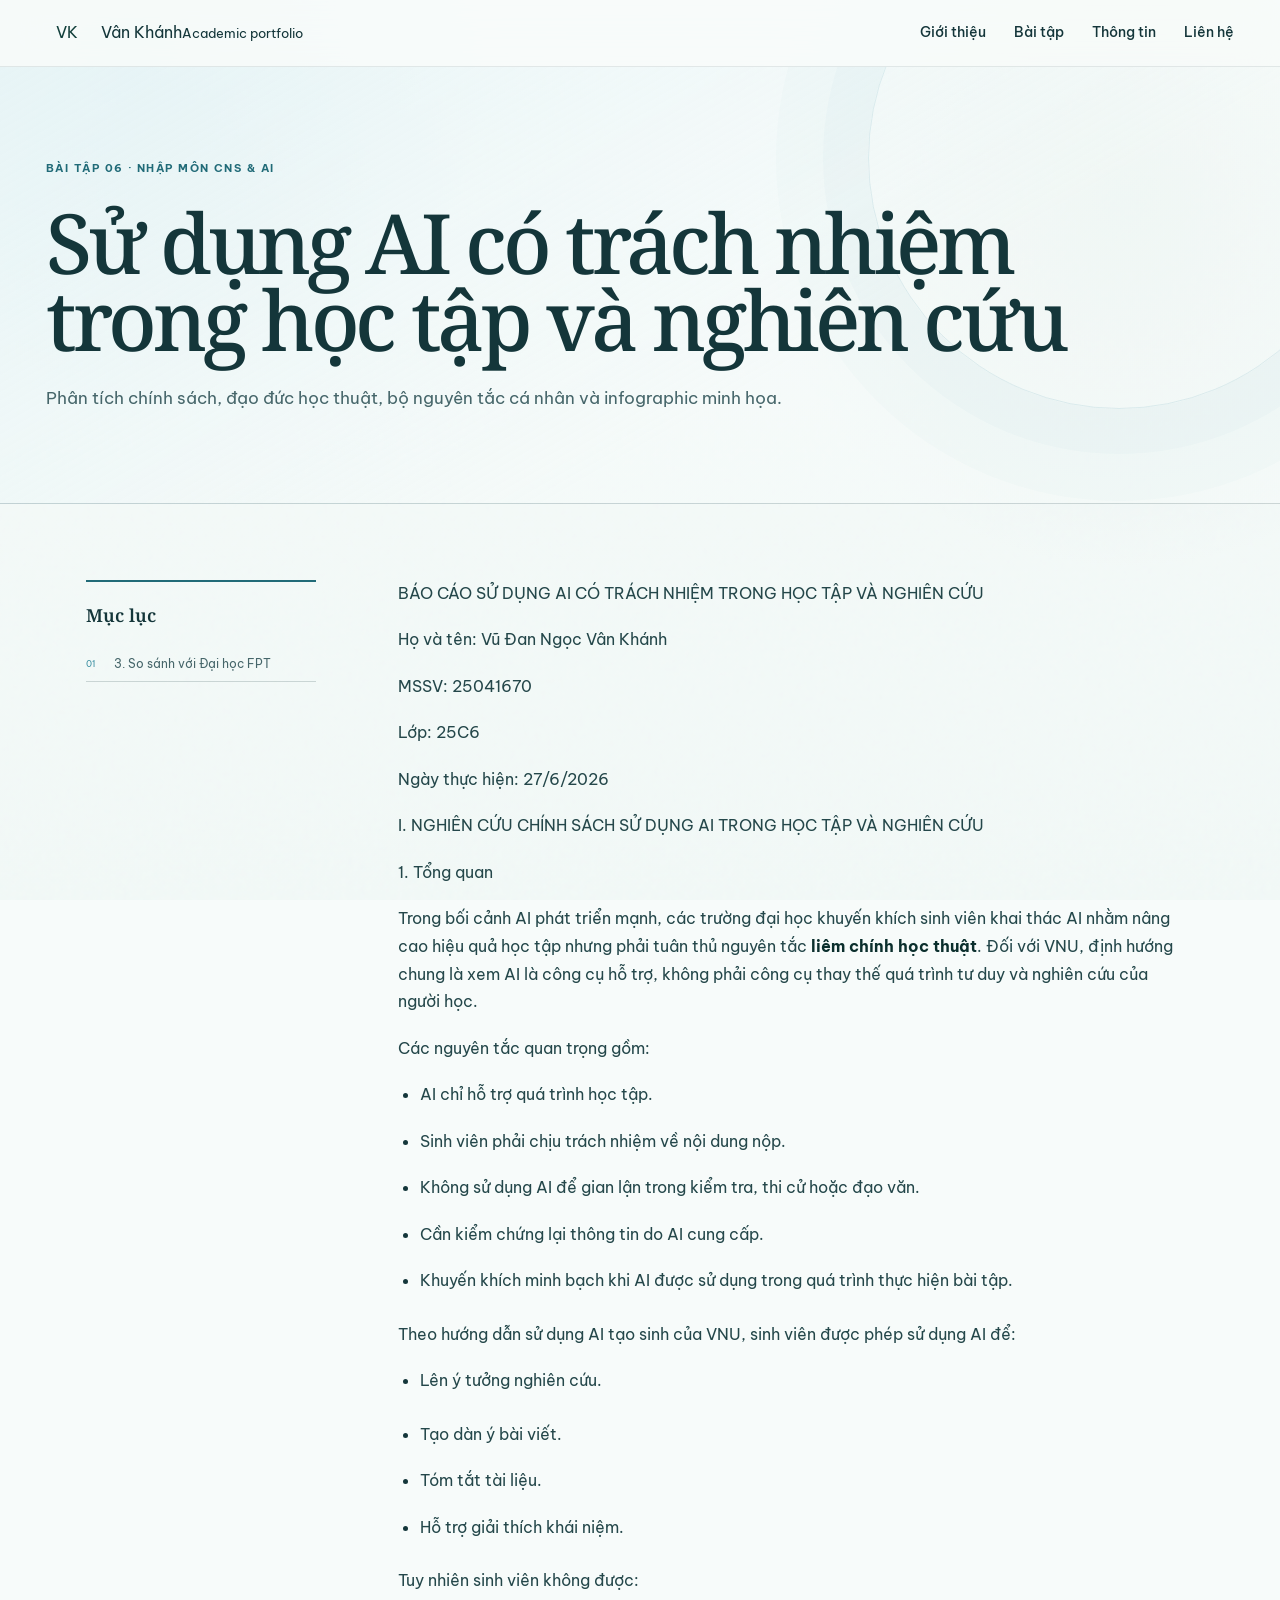
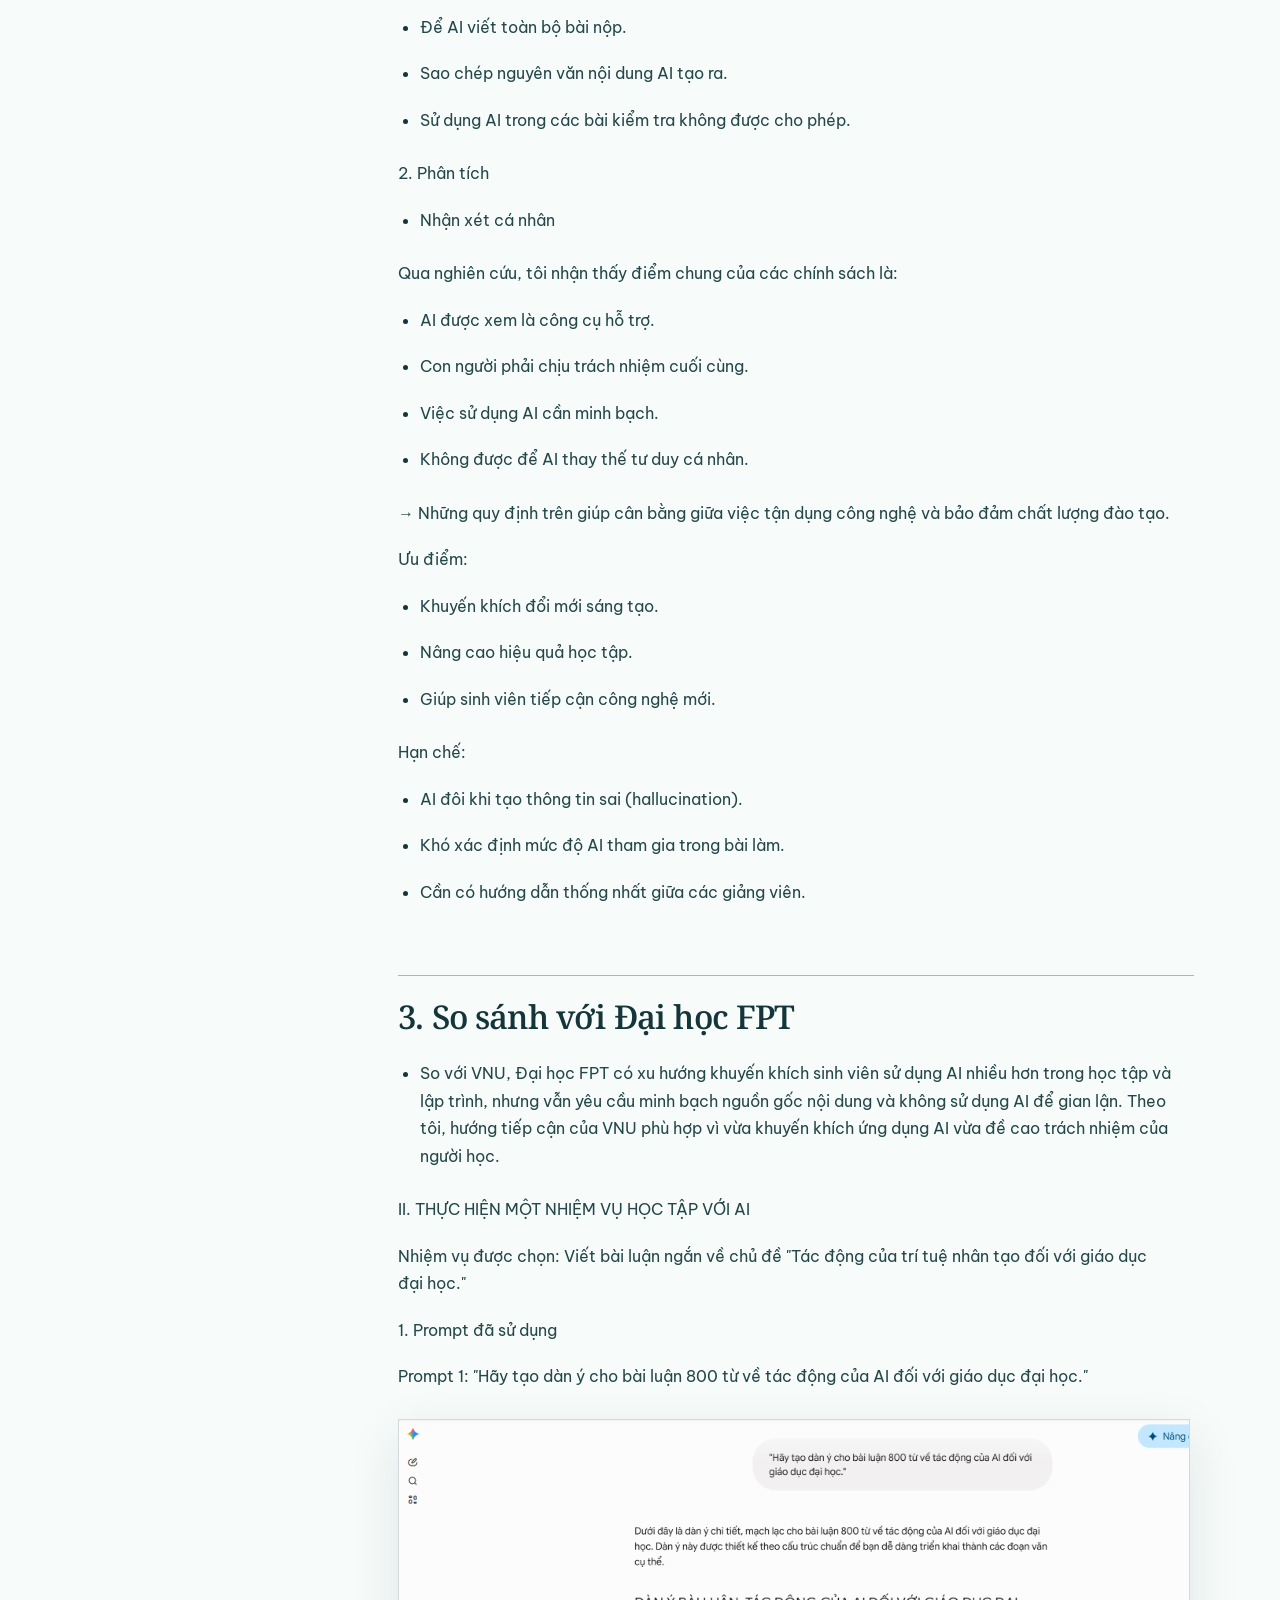
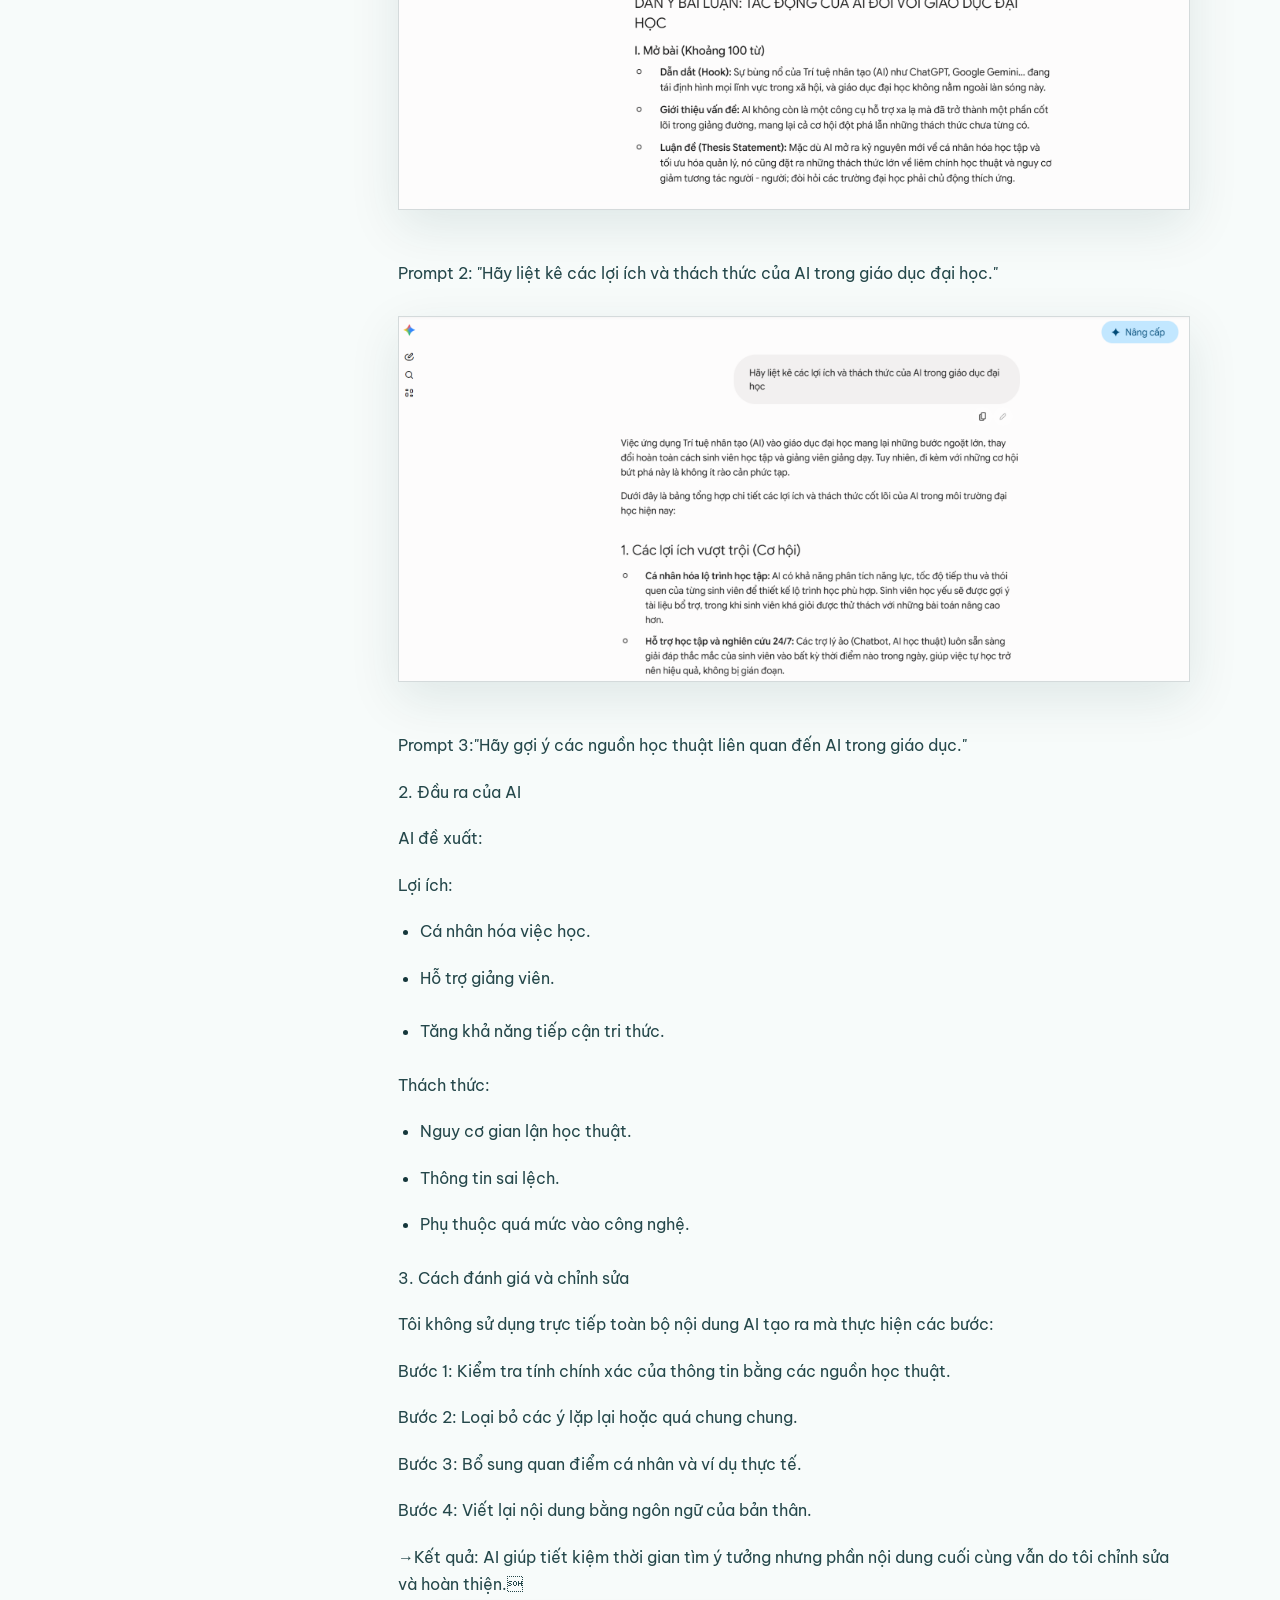
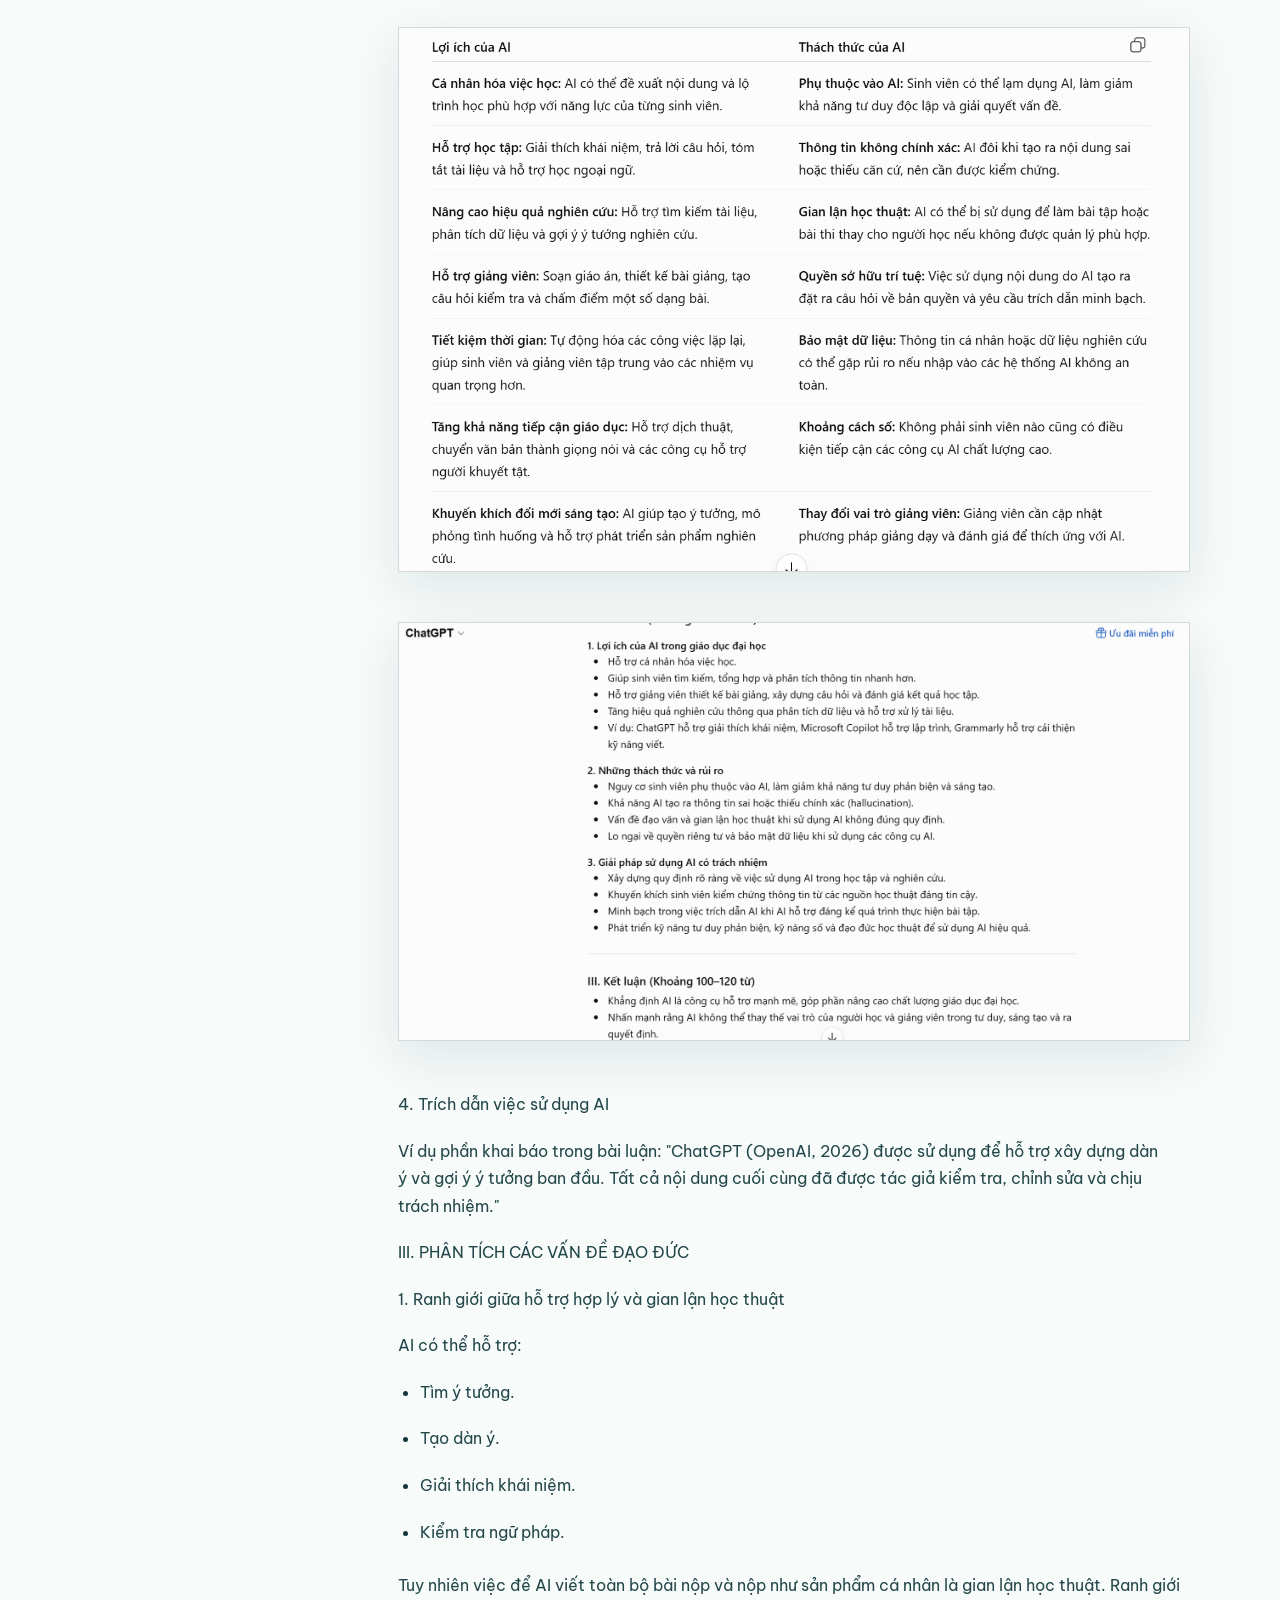
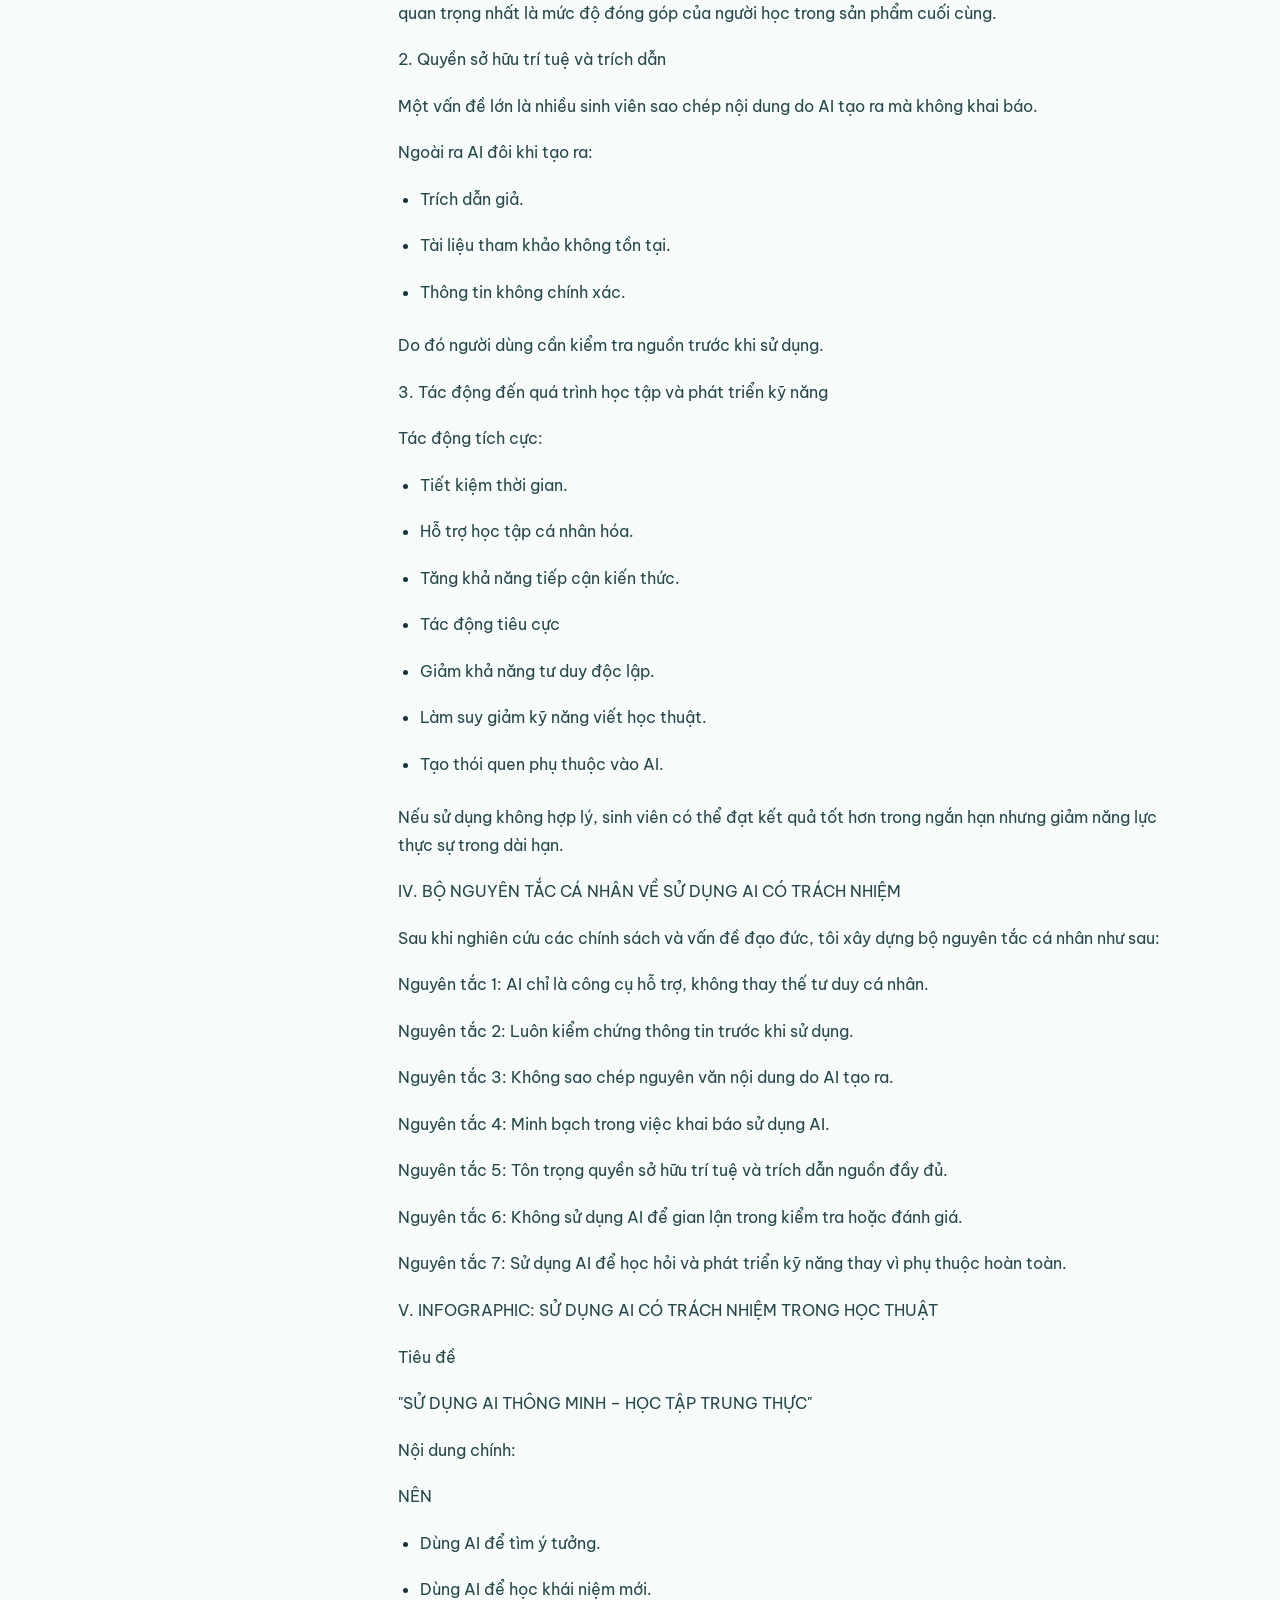
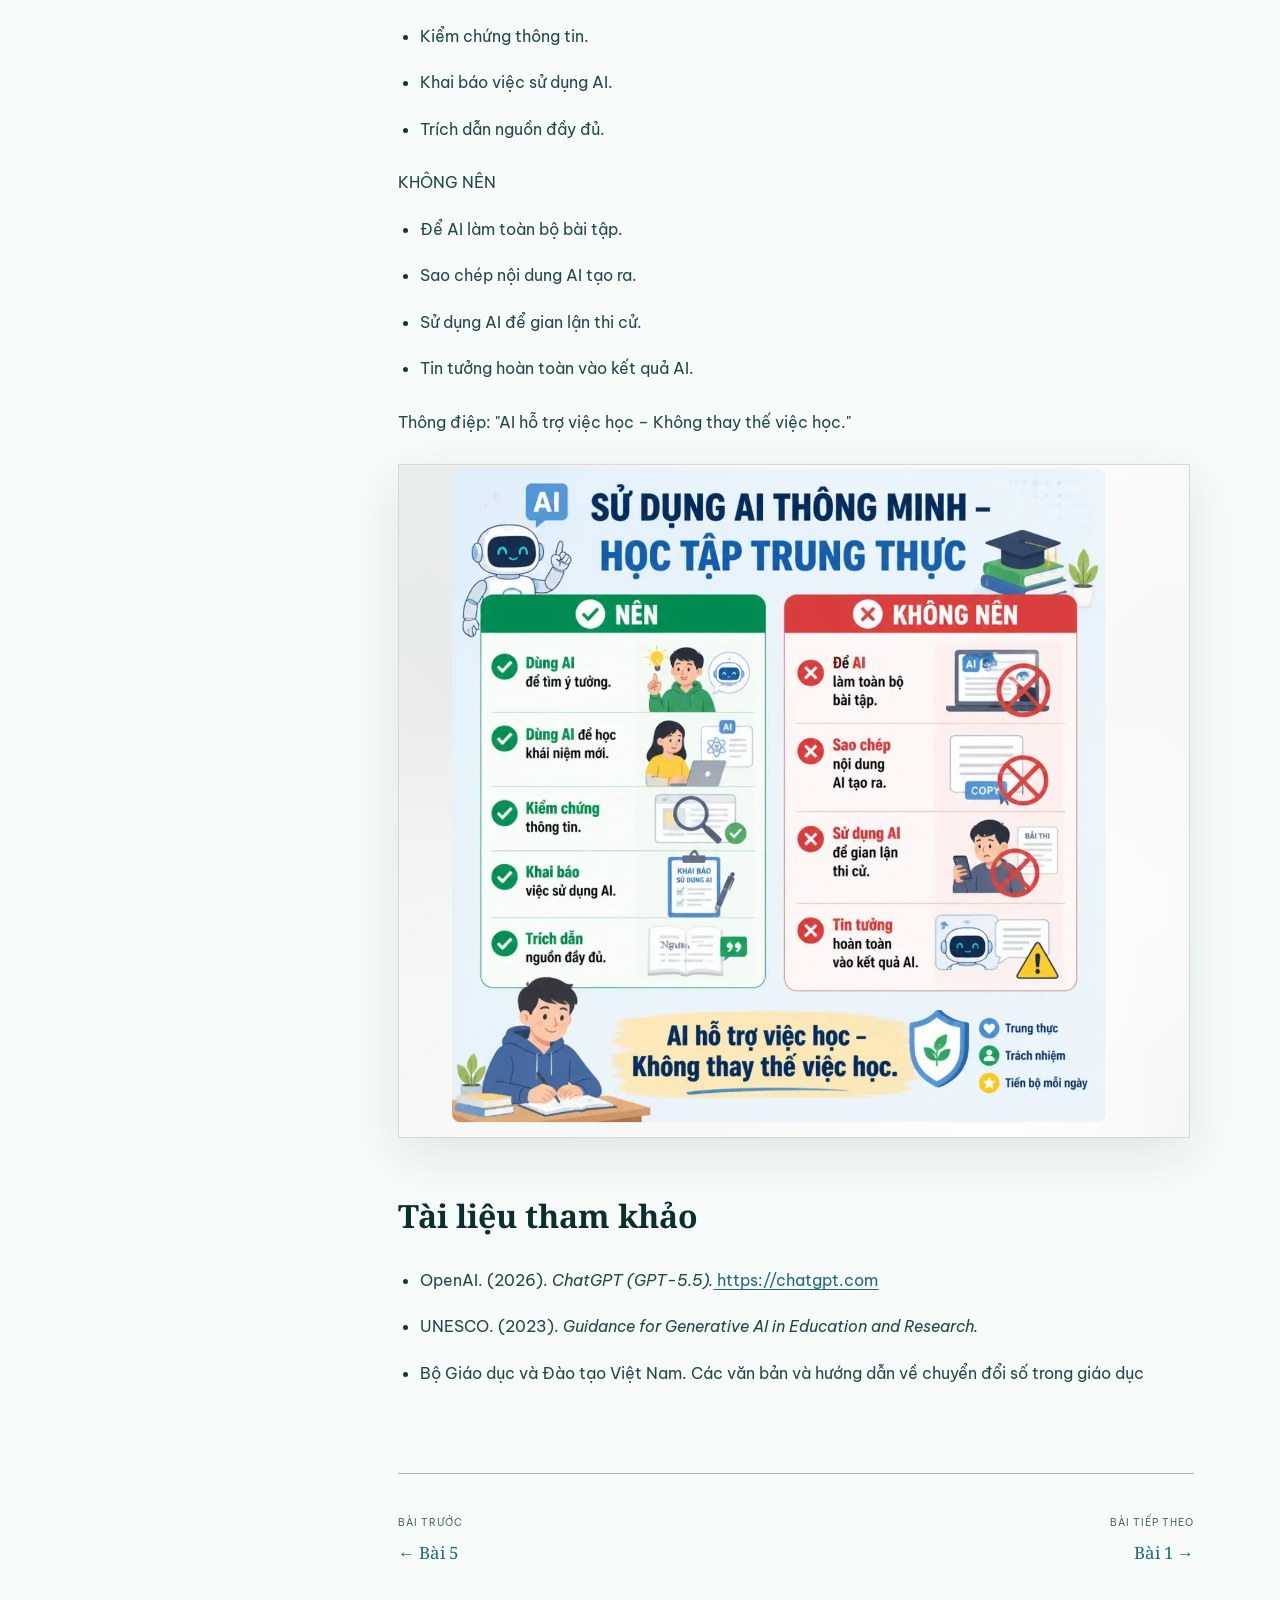
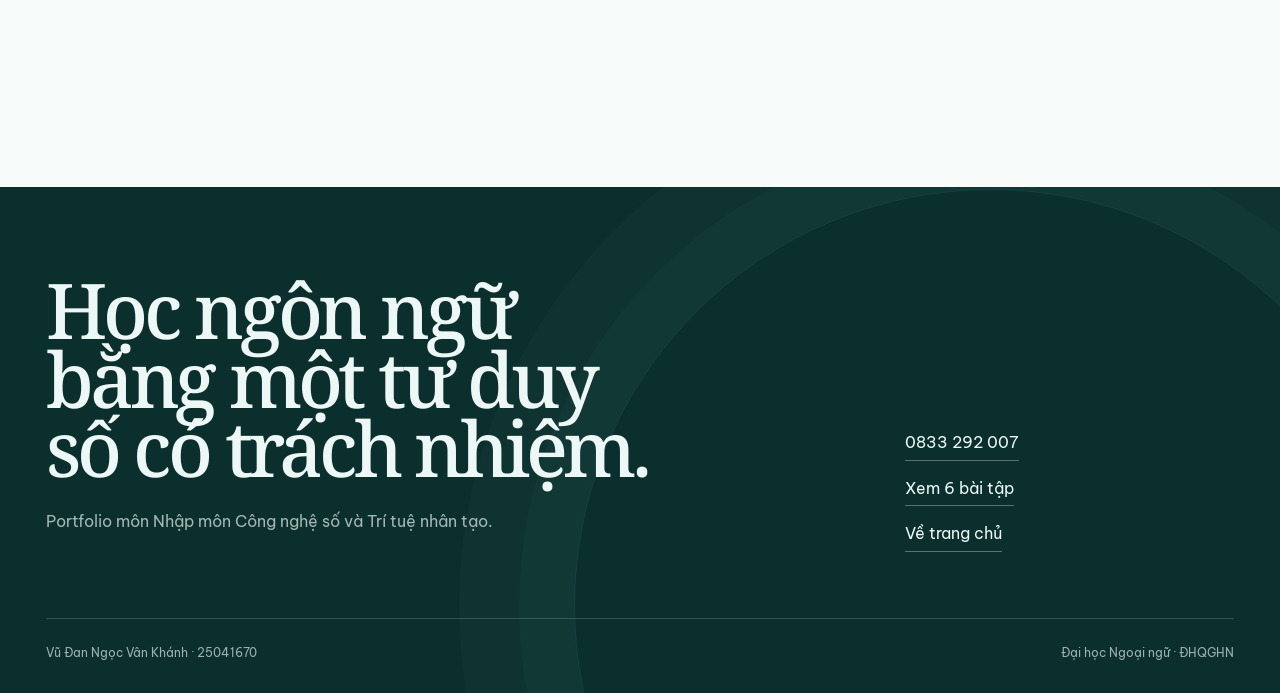
<file: bai-6.html>
<!doctype html><html lang="vi"><head><meta charset="utf-8"><meta name="viewport" content="width=device-width,initial-scale=1"><meta name="description" content="Phân tích chính sách, đạo đức học thuật, bộ nguyên tắc cá nhân và infographic minh họa."><title>Bài 6 · Sử dụng AI có trách nhiệm trong học tập và nghiên cứu</title><link rel="icon" href="favicon.svg" type="image/svg+xml"><link rel="stylesheet" href="assets/css/styles.css"></head><body><div class="site-shell"><a class="skip-link" href="#main">Bỏ qua điều hướng</a><div class="paper-noise" aria-hidden="true"></div><header class="site-header"><div class="nav-wrap"><a class="brand" href="index.html"><span class="brand-mark">VK</span><span>Vân Khánh<small>Academic portfolio</small></span></a><button class="menu-btn" type="button" aria-expanded="false" aria-label="Mở menu">Menu</button><nav class="nav-links" aria-label="Điều hướng chính"><a href="index.html">Giới thiệu</a><a href="index.html#bai-tap">Bài tập</a><a href="index.html#thong-tin">Thông tin</a><a href="index.html#lien-he">Liên hệ</a></nav></div></header><main id="main"><section class="article-hero"><div class="container"><div class="crumb">Bài tập 06 · Nhập môn CNS &amp; AI</div><h1>Sử dụng AI có trách nhiệm trong học tập và nghiên cứu</h1><p class="article-summary">Phân tích chính sách, đạo đức học thuật, bộ nguyên tắc cá nhân và infographic minh họa.</p></div></section><div class="article-layout"><aside class="toc"><strong>Mục lục</strong><ol><li><a href="#muc-1">3. So sánh với Đại học FPT</a></li></ol></aside><article class="document"><p>
BÁO
CÁO SỬ DỤNG AI CÓ TRÁCH NHIỆM TRONG HỌC TẬP VÀ NGHIÊN
CỨU</p>
<p>Họ
và tên: Vũ Đan Ngọc Vân Khánh</p>
<p>MSSV:
25041670 
</p>
<p>Lớp:
25C6</p>
<p>Ngày
thực hiện: 27/6/2026</p>
<p>I.
NGHIÊN CỨU CHÍNH SÁCH SỬ DỤNG AI TRONG HỌC TẬP VÀ
NGHIÊN CỨU</p>
<p>1.
Tổng quan</p>
<p>Trong
bối cảnh AI phát triển mạnh, các trường đại học
khuyến khích sinh viên khai thác AI nhằm nâng cao hiệu quả
học tập nhưng phải tuân thủ nguyên tắc <b>liêm
chính học thuật</b>.
Đối với VNU, định hướng chung là xem AI là công cụ hỗ
trợ, không phải công cụ thay thế quá trình tư duy và
nghiên cứu của người học.</p>
<p>
Các
nguyên tắc quan trọng gồm:</p>
<ul>
<li><p>
AI
	chỉ hỗ trợ quá trình học tập.</p></li>
<li><p>Sinh
	viên phải chịu trách nhiệm về nội dung nộp.</p></li>
<li><p>Không
	sử dụng AI để gian lận trong kiểm tra, thi cử hoặc
	đạo văn.</p></li>
<li><p>Cần
	kiểm chứng lại thông tin do AI cung cấp.</p></li>
<li><p>Khuyến
	khích minh bạch khi AI được sử dụng trong quá trình
	thực hiện bài tập.</p></li>
</ul>
<p>
Theo
hướng dẫn sử dụng AI tạo sinh của VNU, sinh viên được
phép sử dụng AI để:</p>
<ul>
<li><p>Lên
	ý tưởng nghiên cứu.</p></li>
</ul>
<ul>
<li><p>Tạo
	dàn ý bài viết.</p></li>
<li><p>Tóm
	tắt tài liệu.</p></li>
<li><p>Hỗ
	trợ giải thích khái niệm.</p></li>
</ul>
<p>Tuy
nhiên sinh viên không được:</p>
<ul>
<li><p>Để
	AI viết toàn bộ bài nộp.</p></li>
<li><p>Sao
	chép nguyên văn nội dung AI tạo ra.</p></li>
<li><p>Sử
	dụng AI trong các bài kiểm tra không được cho phép.</p></li>
</ul>
<p>2.
Phân tích</p>
<ul>
<li><p>Nhận
	xét cá nhân</p></li>
</ul>
<p>Qua
nghiên cứu, tôi nhận thấy điểm chung của các chính
sách là:</p>
<ul>
<li><p>AI
	được xem là công cụ hỗ trợ.</p></li>
<li><p>Con
	người phải chịu trách nhiệm cuối cùng.</p></li>
<li><p>Việc
	sử dụng AI cần minh bạch.</p></li>
<li><p>Không
	được để AI thay thế tư duy cá nhân.</p></li>
</ul>
<p>
→ Những
quy định trên giúp cân bằng giữa việc tận dụng công
nghệ và bảo đảm chất lượng đào tạo.</p>
<p>
Ưu
điểm:</p>
<ul>
<li><p>
Khuyến
	khích đổi mới sáng tạo.</p></li>
<li><p>Nâng
	cao hiệu quả học tập.</p></li>
<li><p>Giúp
	sinh viên tiếp cận công nghệ mới.</p></li>
</ul>
<p>
Hạn
chế:</p>
<ul>
<li><p>
AI
	đôi khi tạo thông tin sai (hallucination).</p></li>
<li><p>Khó
	xác định mức độ AI tham gia trong bài làm.</p></li>
<li><p>Cần
	có hướng dẫn thống nhất giữa các giảng viên.</p></li>
</ul>
<h2 id="muc-1">
3.
So sánh với Đại học FPT</h2>
<ul>
<li><p>
So
	với VNU, Đại học FPT có xu hướng khuyến khích sinh
	viên sử dụng AI nhiều hơn trong học tập và lập trình,
	nhưng vẫn yêu cầu minh bạch nguồn gốc nội dung và
	không sử dụng AI để gian lận. Theo tôi, hướng tiếp
	cận của VNU phù hợp vì vừa khuyến khích ứng dụng AI
	vừa đề cao trách nhiệm của người học.</p></li>
</ul>
<p>II.
THỰC HIỆN MỘT NHIỆM VỤ HỌC TẬP VỚI AI</p>
<p>Nhiệm
vụ được chọn: Viết bài luận ngắn về chủ đề "Tác
động của trí tuệ nhân tạo đối với giáo dục đại
học."</p>
<p>1.
Prompt đã sử dụng</p>
<p>Prompt
1: "Hãy tạo dàn ý cho bài luận 800 từ về tác động
của AI đối với giáo dục đại học."</p>
<p><img alt="Kết quả AI hỗ trợ xây dựng dàn ý" loading="eager" src="assets/img/bai-6-3f6c81c3.png"/>
</p>
<p>Prompt
2: "Hãy liệt kê các lợi ích và thách thức của AI
trong giáo dục đại học."</p>
<p><img alt="Kết quả AI phân tích lợi ích và thách thức" loading="eager" src="assets/img/bai-6-607abe36.png"/>
</p>
<p>Prompt
3:"Hãy gợi ý các nguồn học thuật liên quan đến AI
trong giáo dục."</p>
<p>2.
Đầu ra của AI</p>
<p>AI
đề xuất:</p>
<p>Lợi
ích:</p>
<ul>
<li><p>Cá
	nhân hóa việc học.</p></li>
<li><p>Hỗ
	trợ giảng viên.</p></li>
</ul>
<ul>
<li><p>Tăng
	khả năng tiếp cận tri thức.</p></li>
</ul>
<p>Thách
thức:</p>
<ul>
<li><p>Nguy
	cơ gian lận học thuật.</p></li>
<li><p>Thông
	tin sai lệch.</p></li>
<li><p>Phụ
	thuộc quá mức vào công nghệ.</p></li>
</ul>
<p>3.
Cách đánh giá và chỉnh sửa</p>
<p>Tôi
không sử dụng trực tiếp toàn bộ nội dung AI tạo ra mà
thực hiện các bước:</p>
<p>Bước
1: Kiểm tra tính chính xác của thông tin bằng các nguồn
học thuật.</p>
<p>Bước
2: Loại bỏ các ý lặp lại hoặc quá chung chung.</p>
<p>Bước
3: Bổ sung quan điểm cá nhân và ví dụ thực tế.</p>
<p>Bước
4: Viết lại nội dung bằng ngôn ngữ của bản thân.</p>
<p>→Kết
quả: AI giúp tiết kiệm thời gian tìm ý tưởng nhưng
phần nội dung cuối cùng vẫn do tôi chỉnh sửa và hoàn
thiện.</p>
<p><img alt="Đầu ra AI cho nhiệm vụ học tập" loading="eager" src="assets/img/bai-6-1de8839.png"/>
<img alt="Minh chứng quá trình chỉnh sửa nội dung AI" loading="eager" src="assets/img/bai-6-9d9d5bc7.png"/>
</p>
<p>4.
Trích dẫn việc sử dụng AI</p>
<p>Ví
dụ phần khai báo trong bài luận: "ChatGPT (OpenAI, 2026)
được sử dụng để hỗ trợ  xây dựng dàn ý và gợi
ý ý tưởng ban đầu. Tất cả nội dung cuối cùng đã
được tác giả kiểm tra, chỉnh sửa và chịu trách
nhiệm."</p>
<p>III.
PHÂN TÍCH CÁC VẤN ĐỀ ĐẠO ĐỨC</p>
<p>1.
Ranh giới giữa hỗ trợ hợp lý và gian lận học thuật</p>
<p>AI
có thể hỗ trợ:</p>
<ul>
<li><p>Tìm
	ý tưởng.</p></li>
<li><p>Tạo
	dàn ý.</p></li>
<li><p>Giải
	thích khái niệm.</p></li>
<li><p>Kiểm
	tra ngữ pháp.</p></li>
</ul>
<p>Tuy
nhiên việc để AI viết toàn bộ bài nộp và nộp như
sản phẩm cá nhân là gian lận học thuật. Ranh giới quan
trọng nhất là mức độ đóng góp của người học trong
sản phẩm cuối cùng.</p>
<p>2.
Quyền sở hữu trí tuệ và trích dẫn</p>
<p>Một
vấn đề lớn là nhiều sinh viên sao chép nội dung do AI
tạo ra mà không khai báo.</p>
<p>Ngoài
ra AI đôi khi tạo ra:</p>
<ul>
<li><p>Trích
	dẫn giả.</p></li>
<li><p>Tài
	liệu tham khảo không tồn tại.</p></li>
<li><p>Thông
	tin không chính xác.</p></li>
</ul>
<p>Do
đó người dùng cần kiểm tra nguồn trước khi sử dụng.</p>
<p>3.
Tác động đến quá trình học tập và phát triển kỹ
năng</p>
<p>Tác
động tích cực:</p>
<ul>
<li><p>Tiết
	kiệm thời gian.</p></li>
<li><p>Hỗ
	trợ học tập cá nhân hóa.</p></li>
<li><p>Tăng
	khả năng tiếp cận kiến thức.</p></li>
<li><p>Tác
	động tiêu cực</p></li>
<li><p>Giảm
	khả năng tư duy độc lập.</p></li>
<li><p>Làm
	suy giảm kỹ năng viết học thuật.</p></li>
<li><p>Tạo
	thói quen phụ thuộc vào AI.</p></li>
</ul>
<p>Nếu
sử dụng không hợp lý, sinh viên có thể đạt kết quả
tốt hơn trong ngắn hạn nhưng giảm năng lực thực sự
trong dài hạn.</p>
<p>IV.
BỘ NGUYÊN TẮC CÁ NHÂN VỀ SỬ DỤNG AI CÓ TRÁCH NHIỆM</p>
<p>Sau
khi nghiên cứu các chính sách và vấn đề đạo đức,
tôi xây dựng bộ nguyên tắc cá nhân như sau:</p>
<p>Nguyên
tắc 1: AI chỉ là công cụ hỗ trợ, không thay thế tư
duy cá nhân.</p>
<p>Nguyên
tắc 2: Luôn kiểm chứng thông tin trước khi sử dụng.</p>
<p>Nguyên
tắc 3: Không sao chép nguyên văn nội dung do AI tạo ra.</p>
<p>Nguyên
tắc 4: Minh bạch trong việc khai báo sử dụng AI.</p>
<p>Nguyên
tắc 5: Tôn trọng quyền sở hữu trí tuệ và trích dẫn
nguồn đầy đủ.</p>
<p>Nguyên
tắc 6: Không sử dụng AI để gian lận trong kiểm tra hoặc
đánh giá.</p>
<p>Nguyên
tắc 7: Sử dụng AI để học hỏi và phát triển kỹ năng
thay vì phụ thuộc hoàn toàn.</p>
<p>V.
INFOGRAPHIC: SỬ DỤNG AI CÓ TRÁCH NHIỆM TRONG HỌC THUẬT</p>
<p>Tiêu
đề</p>
<p>"SỬ
DỤNG AI THÔNG MINH – HỌC TẬP TRUNG THỰC"</p>
<p>Nội
dung chính:</p>
<p>NÊN</p>
<ul>
<li><p>Dùng
	AI để tìm ý tưởng.</p></li>
<li><p>Dùng
	AI để học khái niệm mới.</p></li>
<li><p>Kiểm
	chứng thông tin.</p></li>
<li><p>Khai
	báo việc sử dụng AI.</p></li>
<li><p>Trích
	dẫn nguồn đầy đủ.</p></li>
</ul>
<p>KHÔNG
NÊN</p>
<ul>
<li><p>Để
	AI làm toàn bộ bài tập.</p></li>
<li><p>Sao
	chép nội dung AI tạo ra.</p></li>
<li><p>Sử
	dụng AI để gian lận thi cử.</p></li>
<li><p>Tin
	tưởng hoàn toàn vào kết quả AI.</p></li>
</ul>
<p>Thông
điệp: "AI hỗ trợ việc học – Không thay thế việc
học." 
</p>
<p><img alt="Infographic sử dụng AI có trách nhiệm" class="infographic" loading="eager" src="assets/img/bai-6-2ee58275.png"/>
</p>
<h1 id="muc-2">
<b>Tài
liệu tham khảo</b></h1>
<ul>
<li><p>
OpenAI.
	(2026). <i>ChatGPT
	(GPT-5.5).</i><a href="https://chatgpt.com/">
</a><a href="https://chatgpt.com/"><u>https://chatgpt.com</u></a></p></li>
<li><p>UNESCO.
	(2023). <i>Guidance
	for Generative AI in Education and Research.</i></p></li>
<li><p>Bộ
	Giáo dục và Đào tạo Việt Nam. Các văn bản và hướng
	dẫn về chuyển đổi số trong giáo dục</p></li>
</ul>
<nav class="page-nav" aria-label="Điều hướng bài tập"><a href="bai-5.html"><small>Bài trước</small>← Bài 5</a><a href="bai-1.html" style="text-align:right"><small>Bài tiếp theo</small>Bài 1 →</a></nav></article></div></main><footer class="site-footer" id="lien-he"><div class="container"><div class="footer-grid"><div><h2>Học ngôn ngữ bằng một tư duy số có trách nhiệm.</h2><p>Portfolio môn Nhập môn Công nghệ số và Trí tuệ nhân tạo.</p></div><div class="footer-links"><a href="tel:0833292007">0833 292 007</a><a href="index.html#bai-tap">Xem 6 bài tập</a><a href="index.html">Về trang chủ</a></div></div><div class="footer-bottom"><span>Vũ Đan Ngọc Vân Khánh · 25041670</span><span>Đại học Ngoại ngữ · ĐHQGHN</span></div></div></footer></div><script src="assets/js/main.js"></script></body></html>
</file>
<file: assets/css/styles.css>
@import url('https://fonts.googleapis.com/css2?family=Be+Vietnam+Pro:wght@300;400;500;600;700&family=Noto+Serif:wght@400;500;600;700&display=swap');

:root{
  --forest-950:#0b2f2d;
  --forest-900:#123f3b;
  --forest-800:#1d564e;
  --leaf-700:#3d7866;
  --leaf-500:#6da88b;
  --leaf-300:#a8cdbb;
  --water-800:#216b78;
  --water-600:#3b8fa1;
  --water-400:#72b7c6;
  --sky-200:#cfe8ee;
  --sky-100:#e6f4f6;
  --mist:#f7fbfa;
  --mist-2:#eef7f4;
  --white:#ffffff;
  --ink:#14363a;
  --ink-soft:#46666a;
  --line:rgba(20,54,58,.18);
  --line-strong:rgba(20,54,58,.34);
  --shadow:0 30px 80px rgba(12,57,58,.14);
  --shadow-soft:0 16px 48px rgba(12,57,58,.10);
  --display:'Noto Serif',Georgia,'Times New Roman',serif;
  --body:'Be Vietnam Pro','Segoe UI','Noto Sans',Arial,sans-serif;
  --container:1240px;
}

*{box-sizing:border-box}
html{scroll-behavior:smooth;scroll-padding-top:86px;overflow-x:clip}
body{margin:0;background:var(--mist);color:var(--ink);font-family:var(--body);font-size:16px;line-height:1.72;overflow-x:hidden;text-rendering:optimizeLegibility;-webkit-font-smoothing:antialiased}
a{color:inherit}
img{max-width:100%;height:auto}
button,a{ -webkit-tap-highlight-color:transparent }
button{font:inherit}
::selection{background:var(--sky-200);color:var(--forest-950)}

.skip-link{position:fixed;left:16px;top:-90px;z-index:1000;background:var(--forest-950);color:white;padding:11px 16px;text-decoration:none}
.skip-link:focus{top:16px}
.site-shell{position:relative;min-height:100vh;isolation:isolate;overflow-x:clip}
.paper-noise{position:fixed;inset:0;z-index:-2;pointer-events:none;opacity:.55;background:
  radial-gradient(circle at 10% 8%,rgba(114,183,198,.24),transparent 25%),
  radial-gradient(circle at 88% 22%,rgba(109,168,139,.16),transparent 28%),
  linear-gradient(180deg,#fbfefd 0%,#f1f8f6 56%,#eef7f4 100%)}
.paper-noise:after{content:'';position:absolute;inset:0;opacity:.16;background-image:url("data:image/svg+xml,%3Csvg viewBox='0 0 160 160' xmlns='http://www.w3.org/2000/svg'%3E%3Cfilter id='n'%3E%3CfeTurbulence type='fractalNoise' baseFrequency='.9' numOctaves='2' stitchTiles='stitch'/%3E%3C/filter%3E%3Crect width='100%25' height='100%25' filter='url(%23n)' opacity='.18'/%3E%3C/svg%3E")}

/* Header */
.site-header{position:sticky;top:0;z-index:100;background:rgba(247,251,250,.88);backdrop-filter:blur(18px) saturate(120%);border-bottom:1px solid rgba(20,54,58,.10)}
.nav-wrap{max-width:var(--container);margin:auto;padding:12px 26px;display:flex;align-items:center;justify-content:space-between;gap:30px}
.brand{display:flex;align-items:center;gap:13px;text-decoration:none;min-width:max-content}
.brand-mark{width:42px;height:42px;display:grid;place-items:center;color:var(--forest-900);position:relative}
.brand-mark svg{width:42px;height:42px;display:block}
.brand-copy{display:flex;flex-direction:column;line-height:1.06}
.brand-copy strong{font-family:var(--display);font-size:1.12rem;font-weight:600;letter-spacing:-.015em}
.brand-copy small{margin-top:5px;color:var(--ink-soft);font-size:.64rem;font-weight:600;letter-spacing:.12em;text-transform:uppercase}
.nav-links{display:flex;align-items:center;gap:28px;font-size:.86rem;font-weight:500}
.nav-links a{text-decoration:none;position:relative;padding:7px 0}
.nav-links a:after{content:'';position:absolute;left:0;right:100%;bottom:2px;height:2px;background:linear-gradient(90deg,var(--water-600),var(--leaf-500));transition:right .28s ease-out}
.nav-links a:hover:after,.nav-links a[aria-current='page']:after{right:0}
.menu-btn{display:none;align-items:center;gap:9px;background:transparent;border:0;color:var(--forest-950);font-weight:600;padding:10px 0;cursor:pointer}
.menu-lines{width:23px;height:14px;position:relative;display:inline-block}
.menu-lines:before,.menu-lines:after{content:'';position:absolute;left:0;width:23px;height:1.5px;background:currentColor;transition:transform .25s,top .25s}
.menu-lines:before{top:2px}.menu-lines:after{top:11px}
.menu-btn[aria-expanded='true'] .menu-lines:before{top:6px;transform:rotate(45deg)}
.menu-btn[aria-expanded='true'] .menu-lines:after{top:6px;transform:rotate(-45deg)}

main{position:relative;z-index:1}
.container{max-width:var(--container);margin:auto;padding-inline:26px}

/* Shared type */
.eyebrow{display:flex;align-items:center;gap:12px;color:var(--water-800);font-size:.72rem;font-weight:700;letter-spacing:.145em;text-transform:uppercase}
.eyebrow:before{content:'';width:38px;height:2px;background:linear-gradient(90deg,var(--water-600),var(--leaf-500))}
.btn{display:inline-flex;align-items:center;justify-content:center;gap:10px;min-height:48px;padding:0 20px;border:1px solid var(--forest-900);text-decoration:none;font-size:.88rem;font-weight:650;transition:transform .24s ease-out,background .24s,color .24s,box-shadow .24s;cursor:pointer}
.btn.primary{background:var(--forest-900);color:white}
.btn:hover{transform:translateY(-3px);box-shadow:0 10px 0 rgba(59,143,161,.18)}
.btn-arrow{font-size:1.2rem;line-height:1;transition:transform .24s}
.btn:hover .btn-arrow{transform:translateX(4px)}

/* Hero */
.hero{min-height:calc(100vh - 69px);display:grid;grid-template-columns:minmax(0,1.05fr) minmax(420px,.78fr);align-items:center;gap:6.2vw;padding-block:70px 88px;position:relative}
.hero:before{content:'';position:absolute;left:-15vw;top:9%;width:42vw;height:42vw;border:1px solid rgba(59,143,161,.11);border-radius:50%;box-shadow:0 0 0 38px rgba(59,143,161,.025),0 0 0 80px rgba(59,143,161,.018);pointer-events:none}
.hero-copy{position:relative;z-index:3;padding-top:18px}
.hero h1{font-family:var(--display);font-size:clamp(4rem,6vw,6.4rem);line-height:.9;letter-spacing:-.064em;margin:28px 0 28px;max-width:850px;font-weight:500;text-wrap:balance}
.hero h1 em{font-style:italic;font-weight:400;color:var(--water-800);display:block;padding-left:.58em}
.hero-lede{font-size:clamp(1.02rem,1.5vw,1.22rem);max-width:680px;color:var(--ink-soft);line-height:1.75;text-wrap:pretty}
.hero-meta{display:grid;grid-template-columns:repeat(3,minmax(0,1fr));max-width:780px;margin-top:40px;border-top:1px solid var(--line-strong);border-bottom:1px solid var(--line);font-size:.78rem}
.hero-meta span{min-height:66px;padding:14px 18px 13px 0;display:flex;flex-direction:column;justify-content:center;border-right:1px solid var(--line)}
.hero-meta span:last-child{border-right:0;padding-left:18px}
.hero-meta span:nth-child(2){padding-left:18px}
.hero-meta b{font-size:.64rem;color:var(--water-800);letter-spacing:.1em;text-transform:uppercase;margin-bottom:4px}
.hero-actions{display:flex;gap:12px;margin-top:34px;flex-wrap:wrap}
.hero-visual{position:relative;min-height:650px;z-index:2}
.hero-visual:before{content:'';position:absolute;inset:34px -30px 20px 58px;background:linear-gradient(150deg,rgba(114,183,198,.28),rgba(109,168,139,.15));clip-path:polygon(12% 0,100% 0,100% 82%,78% 100%,0 100%,0 15%)}
.portrait-frame{position:absolute;inset:0 12px 44px 86px;overflow:hidden;clip-path:polygon(12% 0,100% 0,100% 82%,79% 100%,0 100%,0 15%);background:var(--leaf-300);box-shadow:var(--shadow);transition:transform .35s ease-out}
.portrait-frame img{width:100%;height:100%;object-fit:cover;object-position:center 50%;filter:saturate(.92) contrast(1.03);transform:scale(1.015)}
.contour-lines{position:absolute;left:-20px;top:20px;width:225px;height:225px;color:var(--water-800);opacity:.34;filter:drop-shadow(0 8px 20px rgba(33,107,120,.06))}
.leaf-sprig{position:absolute;right:-22px;top:78px;width:150px;height:240px;color:var(--leaf-700);opacity:.78;transform:rotate(7deg)}
.photo-note{position:absolute;left:18px;bottom:1px;width:210px;padding:18px 20px;background:rgba(255,255,255,.9);backdrop-filter:blur(12px);border-left:3px solid var(--water-600);box-shadow:var(--shadow-soft)}
.photo-note strong{display:block;font-family:var(--display);font-size:1.1rem;font-weight:600}
.photo-note span{display:block;margin-top:4px;color:var(--ink-soft);font-size:.72rem}
.ripple{position:absolute;right:-80px;bottom:-5px;width:230px;height:90px;border:1px solid rgba(59,143,161,.28);border-radius:50%;transform:rotate(-9deg)}
.ripple:before,.ripple:after{content:'';position:absolute;border:1px solid rgba(59,143,161,.20);border-radius:50%}
.ripple:before{inset:17px 27px}.ripple:after{inset:31px 55px}

/* Sections */
.section{padding-block:124px;position:relative}
.section-head{display:grid;grid-template-columns:minmax(0,1.08fr) minmax(320px,.62fr);gap:72px;align-items:end;margin-bottom:62px}
.section-head h2{font-family:var(--display);font-size:clamp(3rem,5.4vw,6rem);line-height:.93;letter-spacing:-.052em;margin:0;font-weight:500;text-wrap:balance}
.section-head p{max-width:620px;margin:0;color:var(--ink-soft);text-wrap:pretty}
.section-head .section-kicker{display:block;color:var(--water-800);font-family:var(--body);font-size:.74rem;font-weight:700;letter-spacing:.12em;text-transform:uppercase;margin-bottom:17px}
.projects-section{overflow:hidden}
.projects-section:before{content:'';position:absolute;left:0;right:0;top:0;height:58%;background:linear-gradient(180deg,rgba(230,244,246,.64),rgba(247,251,250,0));z-index:-1}
.terrain-lines{position:absolute;right:-8vw;top:110px;width:48vw;height:430px;opacity:.16;color:var(--water-800);z-index:-1;pointer-events:none}
.projects-grid{display:grid;grid-template-columns:repeat(12,minmax(0,1fr));gap:18px;grid-auto-flow:dense}
.project-card{position:relative;min-height:336px;padding:30px;border:1px solid var(--line);background:rgba(255,255,255,.82);overflow:hidden;text-decoration:none;display:flex;flex-direction:column;justify-content:space-between;transition:transform .34s ease-out,box-shadow .34s,border-color .34s;background-size:cover;isolation:isolate}
.project-card:before{content:'';position:absolute;inset:0;z-index:-1;opacity:0;transition:opacity .35s;background:radial-gradient(circle at 88% 12%,rgba(114,183,198,.28),transparent 34%)}
.project-card:hover{transform:translateY(-8px);box-shadow:var(--shadow);border-color:rgba(33,107,120,.42)}
.project-card:hover:before{opacity:1}
.project-card:nth-child(1){grid-column:span 5;border-radius:0 0 70px 0;background:rgba(255,255,255,.92)}
.project-card:nth-child(2){grid-column:span 7;background:var(--forest-900);color:white;border-color:transparent;border-radius:0 70px 0 0}
.project-card:nth-child(3){grid-column:span 4;background:var(--sky-100);border-radius:58px 0 0 0}
.project-card:nth-child(4){grid-column:span 8;background:linear-gradient(135deg,rgba(207,232,238,.78),rgba(238,247,244,.86));border-radius:0 0 0 74px}
.project-card:nth-child(5){grid-column:span 7;background:var(--water-800);color:white;border-color:transparent;border-radius:0 0 72px 0}
.project-card:nth-child(6){grid-column:span 5;background:rgba(225,240,233,.9);border-radius:70px 0 0 0}
.project-top{display:flex;align-items:flex-start;justify-content:space-between;gap:24px}
.project-no{font-family:var(--display);font-size:5.4rem;line-height:.82;color:rgba(33,107,120,.17);letter-spacing:-.07em;font-variant-numeric:tabular-nums}
.project-card:nth-child(2) .project-no,.project-card:nth-child(5) .project-no{color:rgba(255,255,255,.17)}
.project-icon{width:62px;height:62px;color:var(--water-800);opacity:.92}
.project-card:nth-child(2) .project-icon,.project-card:nth-child(5) .project-icon{color:var(--sky-200)}
.project-card h3{font-family:var(--display);font-size:clamp(1.75rem,2.9vw,3rem);line-height:1.04;letter-spacing:-.035em;max-width:690px;margin:52px 0 16px;font-weight:550;text-wrap:balance}
.project-card p{max-width:620px;margin:0;opacity:.78;font-size:.9rem;line-height:1.65}
.project-bottom{display:flex;align-items:end;justify-content:space-between;gap:24px;margin-top:32px}
.project-label{font-size:.68rem;font-weight:700;letter-spacing:.12em;text-transform:uppercase;opacity:.7}
.project-arrow{width:44px;height:44px;border:1px solid currentColor;display:grid;place-items:center;transition:transform .25s,background .25s,color .25s;font-size:1.15rem}
.project-card:hover .project-arrow{transform:translate(5px,-5px);background:currentColor}
.project-card:hover .project-arrow span{filter:invert(1)}
.project-card:nth-child(2):hover .project-arrow,.project-card:nth-child(5):hover .project-arrow{background:white;color:var(--forest-900)}
.project-card:nth-child(2):hover .project-arrow span,.project-card:nth-child(5):hover .project-arrow span{filter:none}

/* Profile */
.profile-section{padding-top:140px;padding-bottom:92px}
.profile-wrap{display:grid;grid-template-columns:.65fr 1.35fr;min-height:490px;border-top:1px solid var(--line-strong);border-bottom:1px solid var(--line-strong);position:relative;background:rgba(255,255,255,.38)}
.profile-intro{padding:56px 56px 56px 0;border-right:1px solid var(--line);position:relative;overflow:hidden}
.profile-intro:after{content:'山水';position:absolute;right:-18px;bottom:-34px;font-family:var(--display);font-size:8.5rem;color:rgba(59,143,161,.08);writing-mode:vertical-rl;line-height:.8}
.profile-intro h2{font-family:var(--display);font-size:clamp(3rem,5vw,5.5rem);line-height:.95;letter-spacing:-.045em;margin:26px 0 22px;font-weight:500}
.profile-intro p{max-width:380px;color:var(--ink-soft);margin:0}
.profile-main{padding:56px 0 56px 62px;display:flex;align-items:center}
.profile-main dl{display:grid;grid-template-columns:repeat(2,minmax(0,1fr));gap:0 52px;margin:0;width:100%}
.profile-main dl>div{padding:23px 0;border-bottom:1px solid var(--line)}
.profile-main dt{font-size:.65rem;text-transform:uppercase;letter-spacing:.13em;color:var(--water-800);font-weight:700}
.profile-main dd{margin:7px 0 0;font-family:var(--display);font-size:1.22rem;line-height:1.35}

/* Footer */
.site-footer{position:relative;z-index:1;background:var(--forest-950);color:#edf8f6;padding:88px 0 30px;margin-top:92px;overflow:hidden}
.site-footer:before{content:'';position:absolute;right:-10%;bottom:-65%;width:65vw;height:65vw;border:1px solid rgba(114,183,198,.12);border-radius:50%;box-shadow:0 0 0 55px rgba(114,183,198,.035),0 0 0 115px rgba(114,183,198,.025)}
.footer-grid{display:grid;grid-template-columns:minmax(0,1.3fr) minmax(240px,.55fr);gap:80px;position:relative}
.footer-grid h2{font-family:var(--display);font-size:clamp(3rem,6vw,6.5rem);line-height:.9;letter-spacing:-.055em;margin:0 0 26px;font-weight:500;max-width:880px;text-wrap:balance}
.footer-grid p{color:rgba(237,248,246,.68);max-width:650px}
.footer-links{display:flex;flex-direction:column;align-items:flex-start;justify-content:flex-end;gap:14px}
.footer-links a{text-decoration:none;border-bottom:1px solid rgba(255,255,255,.32);padding-bottom:3px;transition:border-color .2s,color .2s}
.footer-links a:hover{color:var(--sky-200);border-color:var(--sky-200)}
.footer-bottom{display:flex;justify-content:space-between;gap:20px;border-top:1px solid rgba(255,255,255,.16);margin-top:66px;padding-top:24px;font-size:.76rem;color:rgba(237,248,246,.65);position:relative}

/* Article pages */
.article-hero{padding:92px 0 72px;border-bottom:1px solid var(--line);position:relative;overflow:hidden;background:linear-gradient(150deg,rgba(230,244,246,.80),rgba(247,251,250,.45) 64%)}
.article-hero:after{content:'';position:absolute;right:-90px;top:-160px;width:500px;height:500px;border:1px solid rgba(59,143,161,.13);border-radius:50%;box-shadow:0 0 0 45px rgba(59,143,161,.025),0 0 0 92px rgba(59,143,161,.018)}
.article-hero .container{position:relative;z-index:2}
.article-hero .crumb{font-size:.7rem;letter-spacing:.13em;color:var(--water-800);font-weight:700;text-transform:uppercase}
.article-hero h1{font-family:var(--display);font-size:clamp(3.15rem,6.5vw,7rem);line-height:.92;letter-spacing:-.052em;margin:26px 0;max-width:1100px;font-weight:500;text-wrap:balance}
.article-summary{max-width:780px;color:var(--ink-soft);font-size:1.08rem;line-height:1.75;text-wrap:pretty}
.article-layout{display:grid;grid-template-columns:230px minmax(0,820px);gap:82px;max-width:1160px;margin:0 auto;padding:76px 26px 110px;align-items:start}
.toc{position:sticky;top:102px;align-self:start;border-top:2px solid var(--water-800);padding-top:18px}
.toc strong{font-family:var(--display);font-size:1.12rem;font-weight:600}
.toc ol{list-style:none;padding:0;margin:16px 0 0;counter-reset:toc}
.toc li{counter-increment:toc}
.toc a{display:grid;grid-template-columns:22px 1fr;gap:6px;text-decoration:none;color:var(--ink-soft);font-size:.78rem;line-height:1.45;padding:8px 0;border-bottom:1px solid var(--line);transition:color .2s,padding-left .2s}
.toc a:before{content:counter(toc,decimal-leading-zero);font-size:.58rem;color:var(--water-600);padding-top:2px;font-variant-numeric:tabular-nums}
.toc a:hover{color:var(--forest-950);padding-left:3px}
.document{min-width:0}
.document h1,.document h2,.document h3,.document h4{font-family:var(--display);font-weight:550;scroll-margin-top:110px;text-wrap:balance}
.document>h1:first-of-type{font-size:2rem;text-align:left!important;margin:0 0 24px;color:var(--water-800)}
.document h2{font-size:2.05rem;line-height:1.18;margin:68px 0 24px;padding-top:22px;border-top:1px solid var(--line-strong);letter-spacing:-.025em}
.document h3{font-size:1.42rem;line-height:1.3;margin:44px 0 16px}
.document h4{font-size:1.05rem;margin:0 0 12px;color:var(--water-800)}
.document p{margin:0 0 19px;color:#24474a;max-width:72ch;text-wrap:pretty}
.document ul,.document ol{padding-left:1.4rem;margin:0 0 26px;max-width:72ch}
.document li{margin-bottom:9px}
.document blockquote{margin:34px 0;padding:21px 26px;border-left:3px solid var(--water-600);background:rgba(230,244,246,.66);font-family:var(--display);font-size:1.1rem}
.document strong,.document b{color:var(--forest-950)}
.document a{color:var(--water-800);text-decoration-thickness:1px;text-underline-offset:3px;overflow-wrap:anywhere}
.document figure{margin:28px 0 50px}
.document figure img{display:block;width:auto;max-width:100%;max-height:760px;margin:0 auto;border:1px solid var(--line);box-shadow:var(--shadow-soft);background:white}
.document figcaption{margin:11px auto 0;max-width:720px;color:var(--ink-soft);font-size:.73rem;text-align:center;line-height:1.5}
.document img:not(figure img){display:block;width:auto;max-width:100%;max-height:760px;margin:28px auto 50px;border:1px solid var(--line);box-shadow:var(--shadow-soft);background:white}
.document img.infographic,.document figure:has(img.infographic){max-width:100%}
.table-scroll{overflow-x:auto;margin:30px 0 48px;padding-bottom:8px;scrollbar-color:var(--water-600) var(--sky-100)}
.document table{width:100%;min-width:720px;border-collapse:collapse;background:rgba(255,255,255,.82);font-size:.8rem;line-height:1.48}
.document th,.document td{border:1px solid rgba(20,54,58,.24);padding:12px 13px;text-align:left;vertical-align:top}
.document th{background:var(--forest-900);color:white;font-weight:650}
.document td:first-child{font-variant-numeric:tabular-nums}
.document tr:nth-child(even) td{background:rgba(230,244,246,.42)}
.document table p{margin:0;color:inherit;max-width:none}
.evidence-flow{counter-reset:step}
.evidence-step{counter-increment:step;margin:0 0 58px;padding:0 0 4px;position:relative}
.evidence-step h3{display:grid;grid-template-columns:46px 1fr;gap:16px;align-items:start;margin:0 0 22px;font-size:1.25rem}
.evidence-step h3:before{content:counter(step,decimal-leading-zero);display:grid;place-items:center;width:42px;height:42px;border:1px solid var(--water-600);color:var(--water-800);font-family:var(--body);font-size:.68rem;font-weight:700}
.evidence-step figure{margin-left:62px}
.prompt-grid{display:grid;grid-template-columns:repeat(3,minmax(0,1fr));gap:0;border-top:1px solid var(--line-strong);border-left:1px solid var(--line-strong);margin:28px 0 42px}
.prompt-card{padding:24px;border-right:1px solid var(--line-strong);border-bottom:1px solid var(--line-strong);background:rgba(255,255,255,.56)}
.prompt-card:nth-child(2){background:rgba(230,244,246,.55)}
.prompt-card:nth-child(3){background:rgba(225,240,233,.64)}
.prompt-card p{font-size:.88rem;margin:0}
.page-nav{display:grid;grid-template-columns:1fr 1fr;gap:16px;border-top:1px solid var(--line-strong);margin-top:86px;padding-top:22px}
.page-nav a{text-decoration:none;padding:18px 0;display:block;font-family:var(--display);font-size:1.06rem;transition:color .2s}
.page-nav a:hover{color:var(--water-800)}
.page-nav small{display:block;font-family:var(--body);font-size:.62rem;letter-spacing:.1em;text-transform:uppercase;color:var(--ink-soft);margin-bottom:6px}

/* Motion */
.reveal{opacity:0;transform:translateY(24px);transition:opacity .72s ease-out,transform .72s cubic-bezier(.22,1,.36,1)}
.reveal.in{opacity:1;transform:none}
.project-card.reveal:nth-child(2){transition-delay:.05s}.project-card.reveal:nth-child(3){transition-delay:.08s}.project-card.reveal:nth-child(4){transition-delay:.12s}.project-card.reveal:nth-child(5){transition-delay:.15s}.project-card.reveal:nth-child(6){transition-delay:.18s}

/* Responsive */
@media (max-width:1020px){
  .hero{grid-template-columns:1fr .78fr;gap:44px}.hero h1{font-size:clamp(3.8rem,6.5vw,5.9rem)}.hero-visual{min-height:580px}.portrait-frame{inset:20px 0 50px 35px}.leaf-sprig{right:-45px}.section-head{gap:44px}.article-layout{grid-template-columns:200px minmax(0,1fr);gap:48px}.profile-intro{padding-right:36px}.profile-main{padding-left:42px}
}
@media (max-width:820px){
  .nav-links{position:absolute;top:67px;left:0;right:0;background:rgba(247,251,250,.98);padding:24px 26px 30px;flex-direction:column;align-items:flex-start;gap:12px;border-bottom:1px solid var(--line);transform:translateY(-145%);opacity:0;pointer-events:none;transition:transform .3s ease-out,opacity .3s}.nav-links.open{transform:none;opacity:1;pointer-events:auto}.menu-btn{display:inline-flex}.hero{grid-template-columns:1fr;padding-top:54px;min-height:auto}.hero-copy{padding-top:0}.hero h1{font-size:clamp(3.8rem,11vw,5.8rem);max-width:760px}.hero h1 em{padding-left:.35em}.hero-meta{max-width:none}.hero-visual{min-height:610px;max-width:620px;width:100%;margin:14px auto 0}.portrait-frame{inset:18px 40px 42px 88px}.contour-lines{left:0}.section-head{grid-template-columns:1fr}.projects-grid{grid-template-columns:repeat(2,minmax(0,1fr))}.project-card:nth-child(n){grid-column:span 1;min-height:330px;border-radius:0}.profile-wrap{grid-template-columns:1fr}.profile-intro{border-right:0;border-bottom:1px solid var(--line);padding:48px}.profile-main{padding:28px 48px 48px}.article-layout{grid-template-columns:1fr;gap:32px}.toc{position:relative;top:auto}.toc ol{display:grid;grid-template-columns:repeat(2,minmax(0,1fr));gap:0 28px}.footer-grid{grid-template-columns:1fr;gap:44px}.footer-links{justify-content:flex-start}.terrain-lines{width:80vw}
}
@media (max-width:600px){
  .container,.nav-wrap{padding-inline:18px}.brand-copy small{display:none}.hero{padding-block:42px 68px}.hero h1{font-size:clamp(3.45rem,16.5vw,5.2rem);line-height:.91}.hero h1 em{padding-left:0}.hero-lede{font-size:.96rem}.hero-meta{grid-template-columns:1fr}.hero-meta span,.hero-meta span:nth-child(2),.hero-meta span:last-child{border-right:0;border-bottom:1px solid var(--line);padding:12px 0;min-height:56px}.hero-meta span:last-child{border-bottom:0}.hero-visual{min-height:470px}.portrait-frame{inset:28px 18px 46px 42px}.hero-visual:before{inset:48px 0 28px 22px}.contour-lines{width:150px;height:150px;left:-28px}.leaf-sprig{width:100px;height:180px;right:-30px;top:70px}.photo-note{left:0;width:184px;padding:14px 16px}.ripple{right:-90px}.section{padding-block:88px}.section-head{margin-bottom:40px}.section-head h2{font-size:clamp(2.8rem,13vw,4.3rem)}.projects-grid{grid-template-columns:1fr;gap:14px}.project-card:nth-child(n){grid-column:1;min-height:300px;padding:24px}.project-no{font-size:4.5rem}.project-card h3{font-size:2rem;margin-top:38px}.profile-section{padding-top:100px}.profile-intro{padding:40px 24px}.profile-main{padding:18px 24px 36px}.profile-main dl{grid-template-columns:1fr}.profile-main dl>div{padding:18px 0}.article-hero{padding:58px 0 48px}.article-hero h1{font-size:clamp(3rem,14vw,4.7rem)}.article-layout{padding:46px 18px 80px}.toc ol{grid-template-columns:1fr}.document h2{font-size:1.72rem;margin-top:54px}.document table{font-size:.73rem}.evidence-step figure{margin-left:0}.prompt-grid{grid-template-columns:1fr}.page-nav{grid-template-columns:1fr}.footer-grid h2{font-size:3.3rem}.footer-bottom{flex-direction:column}
}

:focus-visible{outline:3px solid var(--water-400);outline-offset:4px}
@media print{.site-header,.site-footer,.toc,.page-nav,.paper-noise{display:none!important}.article-hero{padding:20px 0;background:white}.article-layout{display:block;max-width:none;padding:20px}.document{max-width:none}.document figure img,.document img{max-height:none;box-shadow:none}.table-scroll{overflow:visible}.document table{min-width:0;font-size:9pt}.reveal{opacity:1;transform:none}}
@media (prefers-reduced-motion:reduce){*{scroll-behavior:auto!important;animation:none!important;transition:none!important}.reveal{opacity:1;transform:none}.portrait-frame{transform:none!important}}

/* Bài 3: ảnh minh chứng dạng dọc cần giữ đầy đủ nội dung thay vì bị cắt theo chiều cao. */
.document figure.figure-tall img{max-height:none;width:min(100%,620px)}
.document figure a{display:block;width:fit-content;max-width:100%;margin-inline:auto}
.source-file{margin-top:48px!important;padding-top:22px;border-top:1px solid var(--line-strong);font-size:.84rem}
</file>
